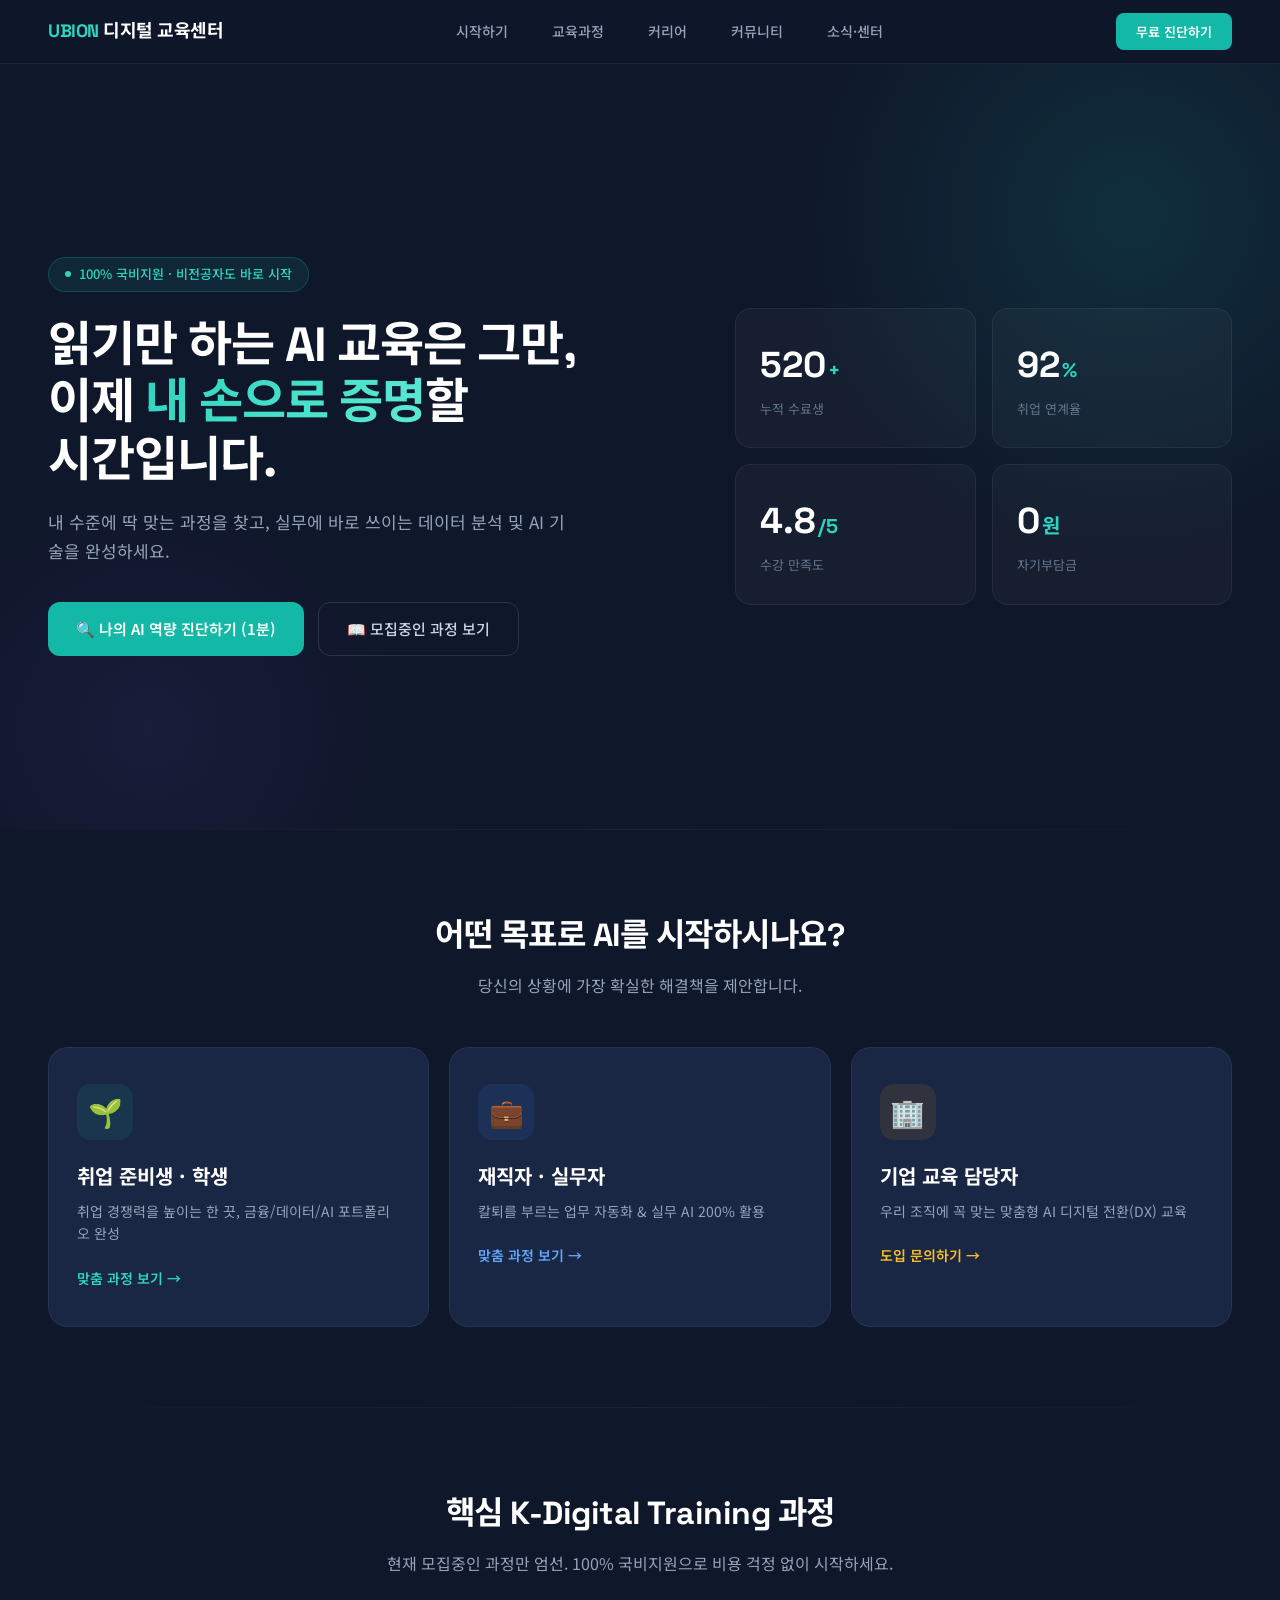
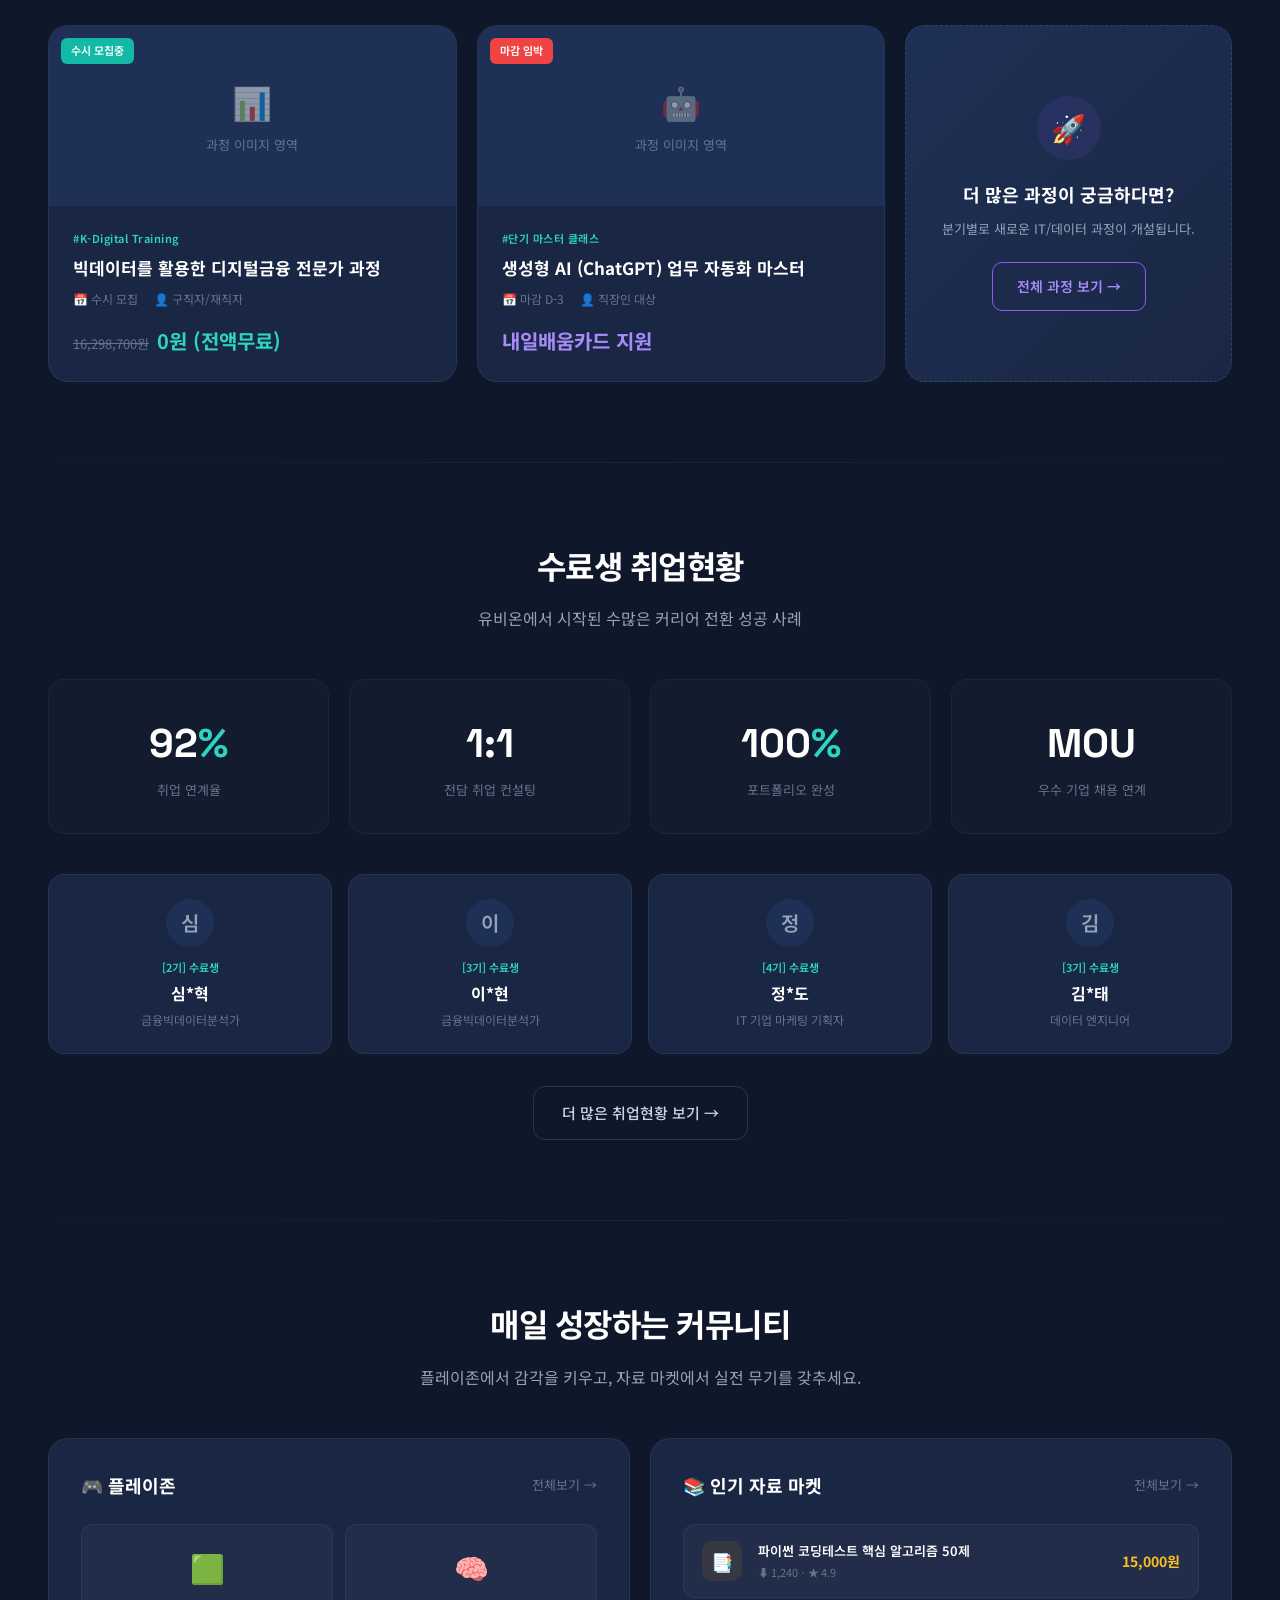
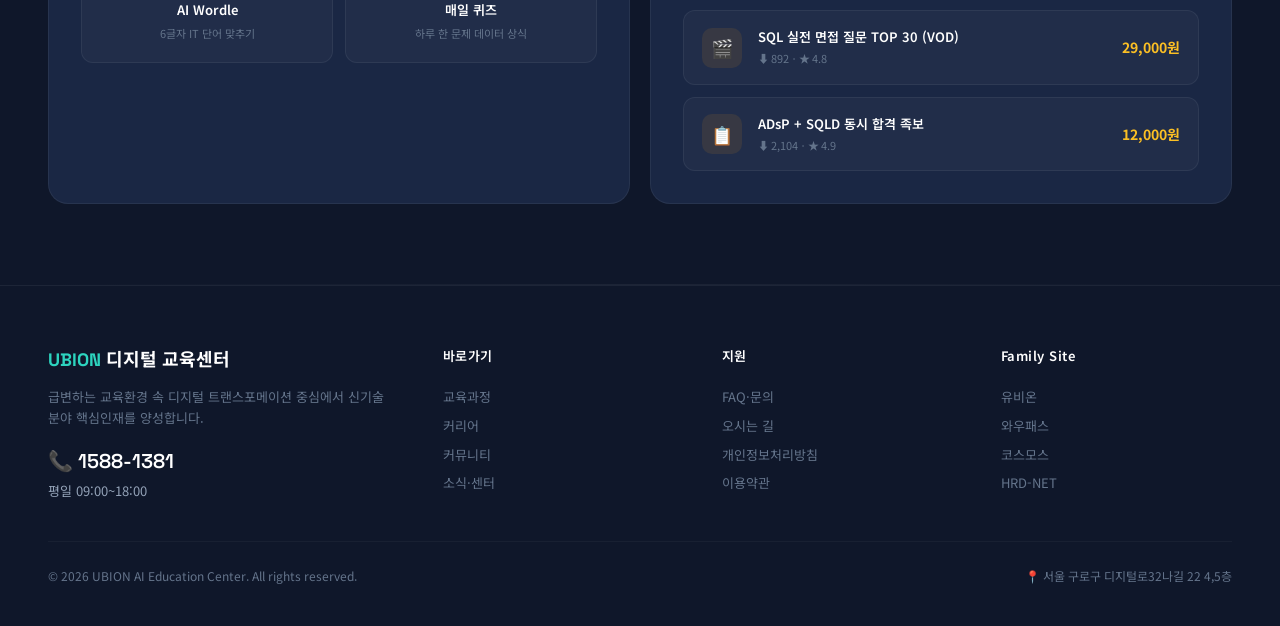
<file: index.html>
<!DOCTYPE html>
<html lang="ko">
<head>
<meta charset="UTF-8">
<meta name="viewport" content="width=device-width, initial-scale=1.0">
<title>UBION AI 디지털 교육센터</title>
<link href="https://fonts.googleapis.com/css2?family=Noto+Sans+KR:wght@300;400;500;700;900&family=Space+Grotesk:wght@400;500;600;700&display=swap" rel="stylesheet">
<link rel="stylesheet" href="common.css">
<style>
/* ─── Hero (index 전용) ─── */
.hero {
  position: relative;
  padding: 100px 48px 80px;
  min-height: 85vh;
  display: flex;
  align-items: center;
  overflow: hidden;
}
.hero::before {
  content: '';
  position: absolute;
  top: -200px; right: -200px;
  width: 700px; height: 700px;
  background: radial-gradient(circle, var(--teal-glow), transparent 70%);
  pointer-events: none;
}
.hero::after {
  content: '';
  position: absolute;
  bottom: -150px; left: -100px;
  width: 500px; height: 500px;
  background: radial-gradient(circle, rgba(139, 92, 246, 0.08), transparent 70%);
  pointer-events: none;
}
.hero-inner {
  max-width: 1200px;
  margin: 0 auto;
  width: 100%;
  display: grid;
  grid-template-columns: 1.1fr 0.9fr;
  gap: 80px;
  align-items: center;
  position: relative;
  z-index: 1;
  animation: fadeUp 0.8s ease-out;
}
.hero-badge {
  display: inline-flex;
  align-items: center;
  gap: 8px;
  background: rgba(20, 184, 166, 0.1);
  border: 1px solid rgba(20, 184, 166, 0.25);
  padding: 6px 16px;
  border-radius: 100px;
  font-size: 13px;
  color: var(--teal-400);
  font-weight: 500;
  margin-bottom: 24px;
}
.hero-badge .dot {
  width: 6px; height: 6px;
  background: var(--teal-400);
  border-radius: 50%;
  animation: pulse 2s infinite;
}
.hero h1 {
  font-family: var(--font-display);
  font-size: 48px;
  font-weight: 700;
  color: var(--white);
  line-height: 1.2;
  letter-spacing: -1px;
  margin-bottom: 20px;
}
.hero h1 .accent {
  background: linear-gradient(135deg, var(--teal-400), var(--teal-300));
  -webkit-background-clip: text;
  -webkit-text-fill-color: transparent;
}
.hero-desc {
  font-size: 17px;
  color: var(--slate-400);
  line-height: 1.7;
  margin-bottom: 36px;
  max-width: 520px;
}
.hero-actions { display: flex; gap: 14px; flex-wrap: wrap; }

/* Hero Stats */
.hero-stats { display: grid; grid-template-columns: 1fr 1fr; gap: 16px; }
.stat-card {
  background: rgba(255,255,255,0.03);
  border: 1px solid rgba(255,255,255,0.06);
  border-radius: 16px;
  padding: 28px 24px;
  transition: all 0.3s;
}
.stat-card:hover {
  border-color: rgba(20, 184, 166, 0.2);
  background: rgba(20, 184, 166, 0.04);
}
.stat-number {
  font-family: var(--font-display);
  font-size: 36px;
  font-weight: 700;
  color: var(--white);
  margin-bottom: 4px;
}
.stat-number .unit { font-size: 20px; color: var(--teal-400); margin-left: 2px; }
.stat-desc { font-size: 13px; color: var(--slate-500); }

/* ─── Target Cards ─── */
.target-grid { display: grid; grid-template-columns: repeat(3, 1fr); gap: 20px; }
.target-card {
  background: var(--navy-800);
  border: 1px solid rgba(255,255,255,0.06);
  border-radius: 20px;
  padding: 36px 28px;
  transition: all 0.3s;
  cursor: pointer;
  position: relative;
  overflow: hidden;
}
.target-card::before {
  content: '';
  position: absolute;
  top: 0; left: 0; right: 0;
  height: 3px;
  border-radius: 20px 20px 0 0;
  opacity: 0;
  transition: opacity 0.3s;
}
.target-card:hover::before { opacity: 1; }
.target-card:hover { border-color: rgba(255,255,255,0.1); transform: translateY(-4px); }
.target-card:nth-child(1)::before { background: var(--teal-400); }
.target-card:nth-child(2)::before { background: var(--blue-400); }
.target-card:nth-child(3)::before { background: var(--amber-400); }
.target-emoji {
  width: 56px; height: 56px;
  border-radius: 14px;
  display: flex; align-items: center; justify-content: center;
  font-size: 28px;
  margin-bottom: 20px;
}
.target-card:nth-child(1) .target-emoji { background: rgba(20, 184, 166, 0.1); }
.target-card:nth-child(2) .target-emoji { background: rgba(59, 130, 246, 0.1); }
.target-card:nth-child(3) .target-emoji { background: rgba(245, 158, 11, 0.1); }
.target-card h3 { font-size: 20px; font-weight: 700; color: var(--white); margin-bottom: 8px; }
.target-card p { font-size: 14px; color: var(--slate-400); margin-bottom: 20px; line-height: 1.6; }
.target-link {
  font-size: 14px; font-weight: 600; text-decoration: none;
  display: inline-flex; align-items: center; gap: 6px; transition: gap 0.2s;
}
.target-card:nth-child(1) .target-link { color: var(--teal-400); }
.target-card:nth-child(2) .target-link { color: var(--blue-400); }
.target-card:nth-child(3) .target-link { color: var(--amber-400); }
.target-card:hover .target-link { gap: 10px; }

/* ─── Courses Grid ─── */
.courses-grid { display: grid; grid-template-columns: repeat(2, 1fr) 0.8fr; gap: 20px; }
.course-card {
  background: var(--navy-800);
  border: 1px solid rgba(255,255,255,0.06);
  border-radius: 20px;
  overflow: hidden;
  transition: all 0.3s;
}
.course-card:hover { border-color: rgba(255,255,255,0.1); transform: translateY(-3px); }
.course-img {
  width: 100%; height: 180px;
  background: var(--navy-700);
  position: relative;
  display: flex; align-items: center; justify-content: center;
  color: var(--slate-500); font-size: 13px;
}
.course-img-placeholder { text-align: center; }
.course-img-placeholder .icon { font-size: 32px; margin-bottom: 8px; display: block; opacity: 0.5; }
.course-badge {
  position: absolute; top: 12px; left: 12px;
  padding: 4px 10px; border-radius: 6px; font-size: 11px; font-weight: 600;
}
.badge-open { background: var(--teal-500); color: var(--white); }
.badge-urgent { background: #EF4444; color: var(--white); }
.course-body { padding: 24px; }
.course-tag { font-size: 11px; color: var(--teal-400); font-weight: 600; margin-bottom: 8px; letter-spacing: 0.5px; }
.course-card h3 { font-size: 17px; font-weight: 700; color: var(--white); margin-bottom: 10px; line-height: 1.4; }
.course-meta { display: flex; gap: 16px; margin-bottom: 16px; }
.course-meta span { font-size: 12px; color: var(--slate-500); }
.course-price { display: flex; align-items: baseline; gap: 8px; }
.price-original { font-size: 13px; color: var(--slate-500); text-decoration: line-through; }
.price-free { font-size: 20px; font-weight: 700; color: var(--teal-400); }
.course-cta-card {
  background: linear-gradient(135deg, var(--navy-700), var(--navy-800));
  border: 1px dashed rgba(255,255,255,0.1);
  border-radius: 20px;
  display: flex; flex-direction: column; align-items: center; justify-content: center;
  padding: 40px 28px; text-align: center;
}
.course-cta-card .cta-icon {
  width: 64px; height: 64px; border-radius: 50%;
  background: rgba(139, 92, 246, 0.1);
  display: flex; align-items: center; justify-content: center;
  font-size: 28px; margin-bottom: 20px;
}
.course-cta-card h3 { font-size: 18px; font-weight: 700; color: var(--white); margin-bottom: 10px; }
.course-cta-card p { font-size: 13px; color: var(--slate-400); margin-bottom: 24px; line-height: 1.5; }
.btn-outline {
  display: inline-flex; align-items: center; gap: 6px;
  padding: 12px 24px; border: 1px solid var(--purple-500); color: var(--purple-400);
  border-radius: 10px; font-size: 14px; font-weight: 600; text-decoration: none; transition: all 0.2s;
}
.btn-outline:hover { background: rgba(139, 92, 246, 0.1); }

/* ─── Results ─── */
.results-top { display: grid; grid-template-columns: repeat(4, 1fr); gap: 20px; margin-bottom: 40px; }
.result-metric {
  text-align: center; padding: 32px 16px;
  background: rgba(255,255,255,0.02); border: 1px solid rgba(255,255,255,0.04); border-radius: 16px;
}
.result-metric .num { font-family: var(--font-display); font-size: 40px; font-weight: 700; color: var(--white); }
.result-metric .num .hl { color: var(--teal-400); }
.result-metric .label { font-size: 13px; color: var(--slate-500); margin-top: 4px; }
.alumni-grid { display: grid; grid-template-columns: repeat(4, 1fr); gap: 16px; }
.alumni-card {
  background: var(--navy-800); border: 1px solid rgba(255,255,255,0.06);
  border-radius: 16px; padding: 24px 20px; text-align: center; transition: all 0.3s;
}
.alumni-card:hover { border-color: rgba(59, 130, 246, 0.2); }
.alumni-avatar {
  width: 48px; height: 48px; border-radius: 50%; background: var(--navy-700);
  margin: 0 auto 12px; display: flex; align-items: center; justify-content: center;
  font-size: 20px; color: var(--slate-400); font-weight: 600;
}
.alumni-gen { font-size: 11px; color: var(--teal-400); font-weight: 600; margin-bottom: 4px; }
.alumni-name { font-size: 16px; font-weight: 700; color: var(--white); margin-bottom: 4px; }
.alumni-role { font-size: 12px; color: var(--slate-500); }
.results-more { text-align: center; margin-top: 32px; }

/* ─── Community Preview ─── */
.community-grid { display: grid; grid-template-columns: 1fr 1fr; gap: 20px; }
.community-block {
  background: var(--navy-800); border: 1px solid rgba(255,255,255,0.06);
  border-radius: 20px; padding: 32px; transition: all 0.3s;
}
.community-block:hover { border-color: rgba(255,255,255,0.1); }
.community-block-header { display: flex; align-items: center; justify-content: space-between; margin-bottom: 24px; }
.community-block h3 { font-size: 18px; font-weight: 700; color: var(--white); display: flex; align-items: center; gap: 8px; }
.community-block .more-link { font-size: 13px; color: var(--slate-500); text-decoration: none; transition: color 0.2s; }
.community-block .more-link:hover { color: var(--white); }
.play-items { display: grid; grid-template-columns: 1fr 1fr; gap: 12px; }
.play-item {
  background: rgba(255,255,255,0.03); border: 1px solid rgba(255,255,255,0.06);
  border-radius: 12px; padding: 20px; text-align: center;
}
.play-item .play-title { font-size: 13px; font-weight: 600; color: var(--white); margin-bottom: 4px; }
.play-item .play-desc { font-size: 11px; color: var(--slate-500); }
.play-item .play-icon { font-size: 28px; margin-bottom: 10px; display: block; }
.market-list { display: flex; flex-direction: column; gap: 12px; }
.market-item {
  display: flex; align-items: center; gap: 16px;
  background: rgba(255,255,255,0.03); border: 1px solid rgba(255,255,255,0.06);
  border-radius: 12px; padding: 16px 18px; transition: all 0.2s;
}
.market-item:hover { border-color: rgba(245, 158, 11, 0.2); }
.market-icon {
  width: 40px; height: 40px; border-radius: 10px;
  background: rgba(245, 158, 11, 0.1);
  display: flex; align-items: center; justify-content: center; font-size: 18px; flex-shrink: 0;
}
.market-info { flex: 1; }
.market-info .m-title { font-size: 13px; font-weight: 600; color: var(--white); margin-bottom: 2px; }
.market-info .m-meta { font-size: 11px; color: var(--slate-500); }
.market-price { font-size: 14px; font-weight: 700; color: var(--amber-400); flex-shrink: 0; }

/* ─── Footer (index 전용 확장) ─── */
.footer { padding: 60px 48px 40px; max-width: 1296px; margin: 0 auto; text-align: left; }
.footer-grid { display: grid; grid-template-columns: 1.5fr 1fr 1fr 1fr; gap: 48px; margin-bottom: 40px; }
.footer-brand .footer-logo { font-family: var(--font-display); font-weight: 700; font-size: 18px; color: var(--white); margin-bottom: 12px; }
.footer-brand .footer-logo em { font-style: normal; color: var(--teal-400); }
.footer-brand p { font-size: 13px; color: var(--slate-500); line-height: 1.6; margin-bottom: 16px; }
.footer-contact { font-size: 13px; color: var(--slate-400); }
.footer-contact .phone {
  font-family: var(--font-display); font-size: 20px; font-weight: 600;
  color: var(--white); display: block; margin-bottom: 4px;
}
.footer-col h4 { font-size: 13px; font-weight: 600; color: var(--white); margin-bottom: 16px; letter-spacing: 0.5px; }
.footer-col a { display: block; font-size: 13px; color: var(--slate-500); text-decoration: none; padding: 4px 0; transition: color 0.2s; }
.footer-col a:hover { color: var(--slate-300); }
.footer-bottom {
  border-top: 1px solid rgba(255,255,255,0.04); padding-top: 24px;
  display: flex; justify-content: space-between; align-items: center; font-size: 12px; color: var(--slate-500);
}
.footer-links { display: flex; gap: 16px; }
.footer-links a { color: var(--slate-500); text-decoration: none; font-size: 12px; }
.footer-links a:hover { color: var(--slate-300); }
</style>
</head>
<body>

<!-- ═══ GNB ═══ -->
<nav class="gnb">
  <a href="index.html" class="gnb-logo"><em>UBION</em> 디지털 교육센터</a>
  <ul class="gnb-menu">
    <li><a href="ubion_start_page.html">시작하기</a></li>
    <li><a href="ubion_courses_page.html">교육과정</a></li>
    <li><a href="ubion_career_page.html">커리어</a></li>
    <li><a href="ubion_community_page.html">커뮤니티</a></li>
    <li><a href="ubion_news_center.html">소식·센터</a></li>
  </ul>
  <button class="gnb-cta" onclick="location.href='ubion_start_page.html'">무료 진단하기</button>
</nav>

<!-- ═══ SECTION 1: Hero ═══ -->
<section class="hero" id="hero">
  <div class="hero-inner">
    <div class="hero-content">
      <div class="hero-badge">
        <span class="dot"></span>
        100% 국비지원 · 비전공자도 바로 시작
      </div>
      <h1>읽기만 하는 AI 교육은 그만,<br>이제 <span class="accent">내 손으로 증명</span>할<br>시간입니다.</h1>
      <p class="hero-desc">내 수준에 딱 맞는 과정을 찾고, 실무에 바로 쓰이는 데이터 분석 및 AI 기술을 완성하세요.</p>
      <div class="hero-actions">
        <a href="ubion_start_page.html" class="btn-primary">🔍 나의 AI 역량 진단하기 (1분)</a>
        <a href="ubion_courses_page.html" class="btn-secondary">📖 모집중인 과정 보기</a>
      </div>
    </div>
    <div class="hero-stats">
      <div class="stat-card">
        <div class="stat-number">520<span class="unit">+</span></div>
        <div class="stat-desc">누적 수료생</div>
      </div>
      <div class="stat-card">
        <div class="stat-number">92<span class="unit">%</span></div>
        <div class="stat-desc">취업 연계율</div>
      </div>
      <div class="stat-card">
        <div class="stat-number">4.8<span class="unit">/5</span></div>
        <div class="stat-desc">수강 만족도</div>
      </div>
      <div class="stat-card">
        <div class="stat-number">0<span class="unit">원</span></div>
        <div class="stat-desc">자기부담금</div>
      </div>
    </div>
  </div>
</section>

<div class="section-divider"></div>

<!-- ═══ SECTION 2: Target-based Branch ═══ -->
<section class="section" id="target">
  <div class="section-header">
    <h2>어떤 목표로 AI를 시작하시나요?</h2>
    <p>당신의 상황에 가장 확실한 해결책을 제안합니다.</p>
  </div>
  <div class="target-grid">
    <div class="target-card">
      <div class="target-emoji">🌱</div>
      <h3>취업 준비생 · 학생</h3>
      <p>취업 경쟁력을 높이는 한 끗, 금융/데이터/AI 포트폴리오 완성</p>
      <a href="ubion_start_page.html" class="target-link">맞춤 과정 보기 →</a>
    </div>
    <div class="target-card">
      <div class="target-emoji">💼</div>
      <h3>재직자 · 실무자</h3>
      <p>칼퇴를 부르는 업무 자동화 & 실무 AI 200% 활용</p>
      <a href="ubion_start_page.html" class="target-link">맞춤 과정 보기 →</a>
    </div>
    <div class="target-card">
      <div class="target-emoji">🏢</div>
      <h3>기업 교육 담당자</h3>
      <p>우리 조직에 꼭 맞는 맞춤형 AI 디지털 전환(DX) 교육</p>
      <a href="ubion_news_center.html" class="target-link">도입 문의하기 →</a>
    </div>
  </div>
</section>

<div class="section-divider"></div>

<!-- ═══ SECTION 3: Featured Courses ═══ -->
<section class="section" id="courses">
  <div class="section-header">
    <h2>핵심 K-Digital Training 과정</h2>
    <p>현재 모집중인 과정만 엄선. 100% 국비지원으로 비용 걱정 없이 시작하세요.</p>
  </div>
  <div class="courses-grid">
    <div class="course-card">
      <div class="course-img">
        <span class="course-badge badge-open">수시 모집중</span>
        <div class="course-img-placeholder">
          <span class="icon">📊</span>
          과정 이미지 영역
        </div>
      </div>
      <div class="course-body">
        <div class="course-tag">#K-Digital Training</div>
        <h3>빅데이터를 활용한 디지털금융 전문가 과정</h3>
        <div class="course-meta">
          <span>📅 수시 모집</span>
          <span>👤 구직자/재직자</span>
        </div>
        <div class="course-price">
          <span class="price-original">16,298,700원</span>
          <span class="price-free">0원 (전액무료)</span>
        </div>
      </div>
    </div>
    <div class="course-card">
      <div class="course-img">
        <span class="course-badge badge-urgent">마감 임박</span>
        <div class="course-img-placeholder">
          <span class="icon">🤖</span>
          과정 이미지 영역
        </div>
      </div>
      <div class="course-body">
        <div class="course-tag">#단기 마스터 클래스</div>
        <h3>생성형 AI (ChatGPT) 업무 자동화 마스터</h3>
        <div class="course-meta">
          <span>📅 마감 D-3</span>
          <span>👤 직장인 대상</span>
        </div>
        <div class="course-price">
          <span class="price-free" style="color:var(--purple-400)">내일배움카드 지원</span>
        </div>
      </div>
    </div>
    <div class="course-cta-card">
      <div class="cta-icon">🚀</div>
      <h3>더 많은 과정이 궁금하다면?</h3>
      <p>분기별로 새로운 IT/데이터 과정이 개설됩니다.</p>
      <a href="ubion_courses_page.html" class="btn-outline">전체 과정 보기 →</a>
    </div>
  </div>
</section>

<div class="section-divider"></div>

<!-- ═══ SECTION 4: Proven Results ═══ -->
<section class="section" id="results">
  <div class="section-header">
    <h2>수료생 취업현황</h2>
    <p>유비온에서 시작된 수많은 커리어 전환 성공 사례</p>
  </div>
  <div class="results-top">
    <div class="result-metric">
      <div class="num">92<span class="hl">%</span></div>
      <div class="label">취업 연계율</div>
    </div>
    <div class="result-metric">
      <div class="num">1:1</div>
      <div class="label">전담 취업 컨설팅</div>
    </div>
    <div class="result-metric">
      <div class="num">100<span class="hl">%</span></div>
      <div class="label">포트폴리오 완성</div>
    </div>
    <div class="result-metric">
      <div class="num">MOU</div>
      <div class="label">우수 기업 채용 연계</div>
    </div>
  </div>
  <div class="alumni-grid">
    <div class="alumni-card">
      <div class="alumni-avatar">심</div>
      <div class="alumni-gen">[2기] 수료생</div>
      <div class="alumni-name">심*혁</div>
      <div class="alumni-role">금융빅데이터분석가</div>
    </div>
    <div class="alumni-card">
      <div class="alumni-avatar">이</div>
      <div class="alumni-gen">[3기] 수료생</div>
      <div class="alumni-name">이*현</div>
      <div class="alumni-role">금융빅데이터분석가</div>
    </div>
    <div class="alumni-card">
      <div class="alumni-avatar">정</div>
      <div class="alumni-gen">[4기] 수료생</div>
      <div class="alumni-name">정*도</div>
      <div class="alumni-role">IT 기업 마케팅 기획자</div>
    </div>
    <div class="alumni-card">
      <div class="alumni-avatar">김</div>
      <div class="alumni-gen">[3기] 수료생</div>
      <div class="alumni-name">김*태</div>
      <div class="alumni-role">데이터 엔지니어</div>
    </div>
  </div>
  <div class="results-more">
    <a href="ubion_career_page.html" class="btn-secondary">더 많은 취업현황 보기 →</a>
  </div>
</section>

<div class="section-divider"></div>

<!-- ═══ SECTION 5: Community Preview ═══ -->
<section class="section" id="community">
  <div class="section-header">
    <h2>매일 성장하는 커뮤니티</h2>
    <p>플레이존에서 감각을 키우고, 자료 마켓에서 실전 무기를 갖추세요.</p>
  </div>
  <div class="community-grid">
    <div class="community-block">
      <div class="community-block-header">
        <h3>🎮 플레이존</h3>
        <a href="ubion_community_page.html" class="more-link">전체보기 →</a>
      </div>
      <div class="play-items">
        <div class="play-item">
          <span class="play-icon">🟩</span>
          <div class="play-title">AI Wordle</div>
          <div class="play-desc">6글자 IT 단어 맞추기</div>
        </div>
        <div class="play-item">
          <span class="play-icon">🧠</span>
          <div class="play-title">매일 퀴즈</div>
          <div class="play-desc">하루 한 문제 데이터 상식</div>
        </div>
      </div>
    </div>
    <div class="community-block">
      <div class="community-block-header">
        <h3>📚 인기 자료 마켓</h3>
        <a href="ubion_community_page.html" class="more-link">전체보기 →</a>
      </div>
      <div class="market-list">
        <div class="market-item">
          <div class="market-icon">📑</div>
          <div class="market-info">
            <div class="m-title">파이썬 코딩테스트 핵심 알고리즘 50제</div>
            <div class="m-meta">⬇ 1,240 · ★ 4.9</div>
          </div>
          <div class="market-price">15,000원</div>
        </div>
        <div class="market-item">
          <div class="market-icon">🎬</div>
          <div class="market-info">
            <div class="m-title">SQL 실전 면접 질문 TOP 30 (VOD)</div>
            <div class="m-meta">⬇ 892 · ★ 4.8</div>
          </div>
          <div class="market-price">29,000원</div>
        </div>
        <div class="market-item">
          <div class="market-icon">📋</div>
          <div class="market-info">
            <div class="m-title">ADsP + SQLD 동시 합격 족보</div>
            <div class="m-meta">⬇ 2,104 · ★ 4.9</div>
          </div>
          <div class="market-price">12,000원</div>
        </div>
      </div>
    </div>
  </div>
</section>

<div class="section-divider"></div>

<!-- ═══ Footer ═══ -->
<footer class="footer">
  <div class="footer-grid">
    <div class="footer-brand">
      <div class="footer-logo"><em>UBION</em> 디지털 교육센터</div>
      <p>급변하는 교육환경 속 디지털 트랜스포메이션 중심에서 신기술 분야 핵심인재를 양성합니다.</p>
      <div class="footer-contact">
        <span class="phone">📞 1588-1381</span>
        평일 09:00~18:00
      </div>
    </div>
    <div class="footer-col">
      <h4>바로가기</h4>
      <a href="ubion_courses_page.html">교육과정</a>
      <a href="ubion_career_page.html">커리어</a>
      <a href="ubion_community_page.html">커뮤니티</a>
      <a href="ubion_news_center.html">소식·센터</a>
    </div>
    <div class="footer-col">
      <h4>지원</h4>
      <a href="ubion_news_center.html">FAQ·문의</a>
      <a href="ubion_news_center.html">오시는 길</a>
      <a href="#">개인정보처리방침</a>
      <a href="#">이용약관</a>
    </div>
    <div class="footer-col">
      <h4>Family Site</h4>
      <a href="https://www.ubion.co.kr" target="_blank">유비온</a>
      <a href="https://www.wowpass.com" target="_blank">와우패스</a>
      <a href="#">코스모스</a>
      <a href="https://www.hrd.go.kr" target="_blank">HRD-NET</a>
    </div>
  </div>
  <div class="footer-bottom">
    <span>© 2026 UBION AI Education Center. All rights reserved.</span>
    <div class="footer-links">
      <a href="ubion_news_center.html">📍 서울 구로구 디지털로32나길 22 4,5층</a>
    </div>
  </div>
</footer>

</body>
</html>
</file>
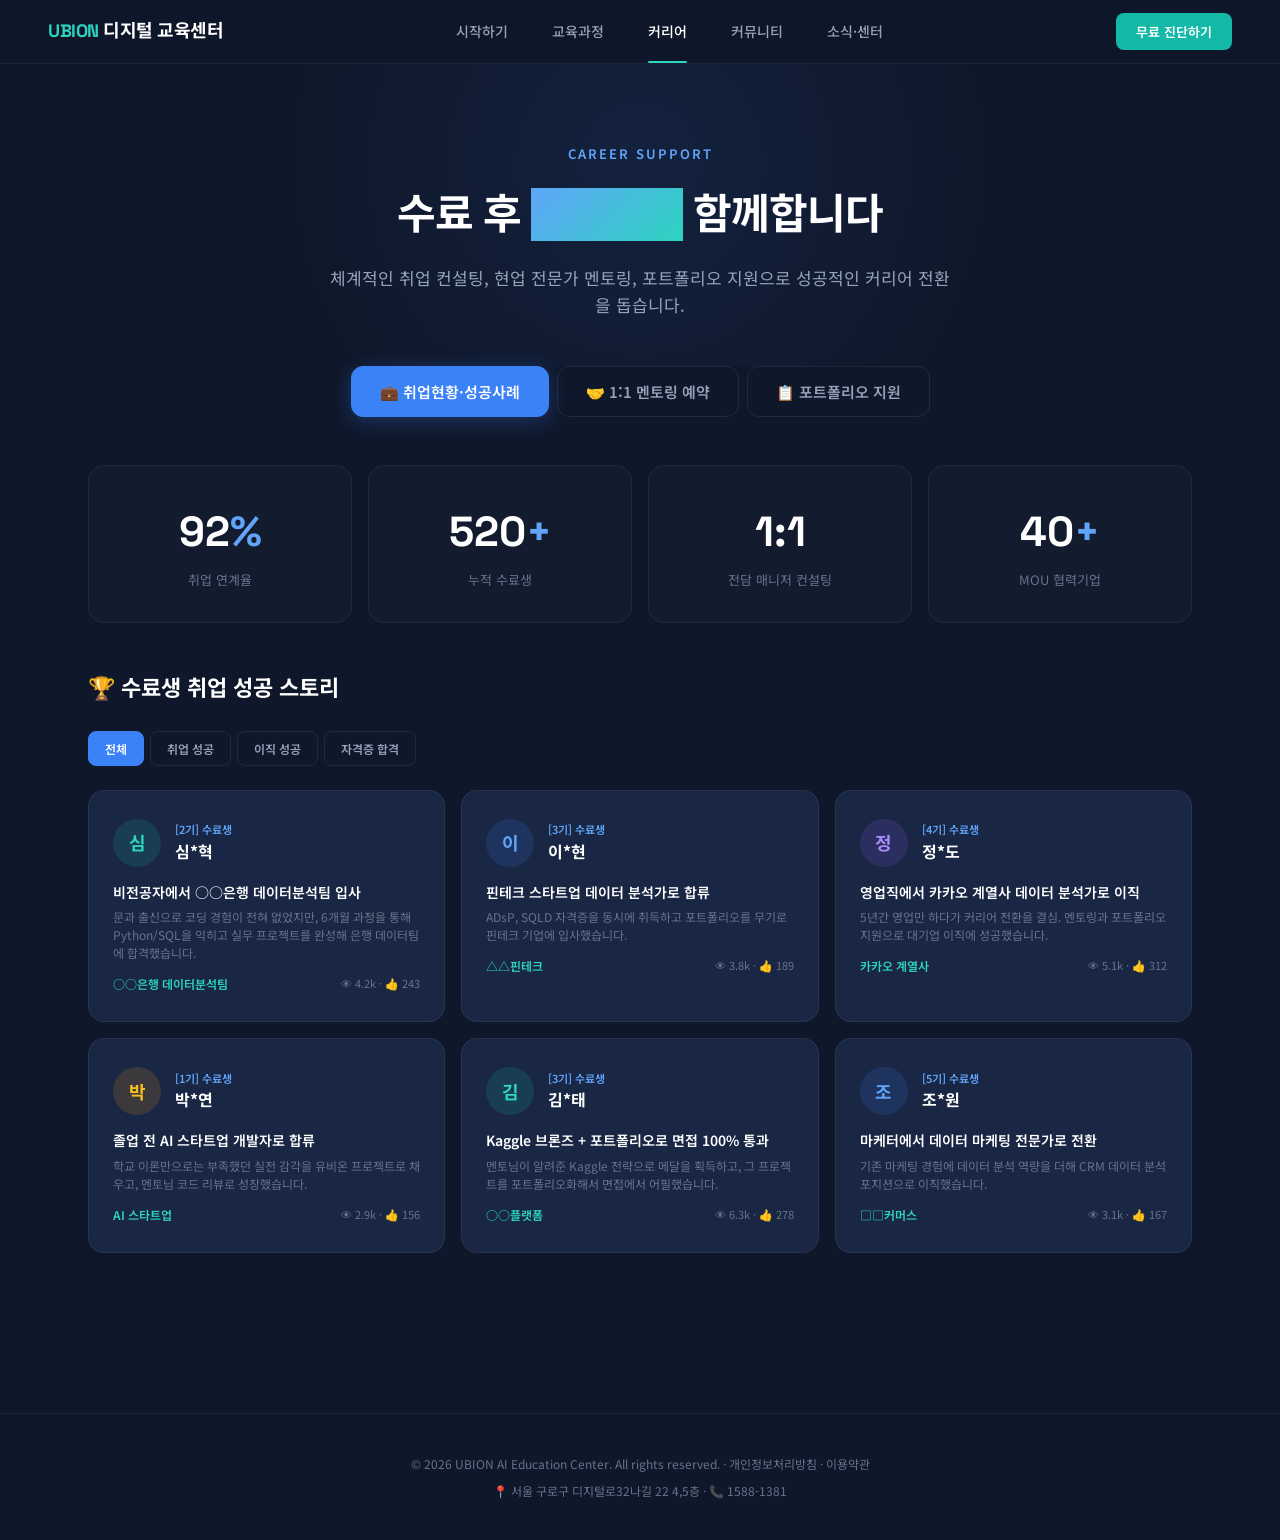
<file: ubion_career_page.html>
<!DOCTYPE html>
<html lang="ko">
<head>
<meta charset="UTF-8">
<meta name="viewport" content="width=device-width, initial-scale=1.0">
<title>커리어 | UBION AI 디지털 교육센터</title>
<link href="https://fonts.googleapis.com/css2?family=Noto+Sans+KR:wght@300;400;500;700;900&family=Space+Grotesk:wght@400;500;600;700&display=swap" rel="stylesheet">
<link rel="stylesheet" href="common.css">
<style>
/* ─── Career Page Overrides ─── */
.page-hero::before { background: radial-gradient(circle, rgba(59,130,246,0.1), transparent 70%); }
.page-hero .sub { color: var(--blue-400); }
.page-hero h1 .acc { background: linear-gradient(135deg, var(--blue-400), var(--teal-400)); }
.tab-btn.active { background: var(--blue-500); border-color: var(--blue-500); color: var(--white); box-shadow: 0 4px 20px rgba(59,130,246,0.3); }

/* Employment Stats */
.metric-row { display: grid; grid-template-columns: repeat(4,1fr); gap: 16px; margin-bottom: 48px; }
.metric-card { text-align: center; padding: 32px 20px; background: rgba(255,255,255,0.02); border: 1px solid rgba(255,255,255,0.05); border-radius: 16px; transition: border-color .3s; }
.metric-card:hover { border-color: rgba(59,130,246,0.2); }
.mc-num { font-family: var(--font-d); font-size: 42px; font-weight: 700; color: var(--white); }
.mc-num .hl { color: var(--blue-400); }
.mc-label { font-size: 13px; color: var(--slate-500); margin-top: 4px; }
.alumni-section-title { font-family: var(--font-d); font-size: 22px; font-weight: 700; color: var(--white); margin-bottom: 24px; display: flex; align-items: center; gap: 8px; }
.alumni-filters { display: flex; gap: 6px; margin-bottom: 24px; flex-wrap: wrap; }
.af-pill { padding: 8px 16px; border-radius: 8px; border: 1px solid rgba(255,255,255,0.08); background: transparent; color: var(--slate-400); font-size: 12px; font-weight: 600; font-family: var(--font-b); cursor: pointer; transition: all .2s; }
.af-pill:hover { border-color: rgba(255,255,255,0.15); color: var(--white); }
.af-pill.active { background: var(--blue-500); border-color: var(--blue-500); color: var(--white); }
.alumni-grid { display: grid; grid-template-columns: repeat(3,1fr); gap: 16px; margin-bottom: 40px; }
.alumni-card { background: var(--navy-800); border: 1px solid rgba(255,255,255,0.06); border-radius: 16px; padding: 28px 24px; transition: all .3s; cursor: pointer; }
.alumni-card:hover { border-color: rgba(59,130,246,0.2); transform: translateY(-3px); }
.ac-top { display: flex; align-items: center; gap: 14px; margin-bottom: 16px; }
.ac-avatar { width: 48px; height: 48px; border-radius: 50%; display: flex; align-items: center; justify-content: center; font-size: 18px; font-weight: 700; flex-shrink: 0; }
.ac-avatar.v1 { background: rgba(20,184,166,0.15); color: var(--teal-400); }
.ac-avatar.v2 { background: rgba(59,130,246,0.15); color: var(--blue-400); }
.ac-avatar.v3 { background: rgba(139,92,246,0.15); color: var(--purple-400); }
.ac-avatar.v4 { background: rgba(245,158,11,0.15); color: var(--amber-400); }
.ac-meta .ac-gen { font-size: 11px; color: var(--blue-400); font-weight: 600; }
.ac-meta .ac-name { font-size: 16px; font-weight: 700; color: var(--white); }
.ac-body h4 { font-size: 14px; font-weight: 600; color: var(--white); margin-bottom: 6px; line-height: 1.4; }
.ac-body p { font-size: 12px; color: var(--slate-500); line-height: 1.5; margin-bottom: 12px; }
.ac-footer { display: flex; align-items: center; justify-content: space-between; }
.ac-company { font-size: 12px; font-weight: 600; color: var(--teal-400); }
.ac-stats { display: flex; gap: 10px; font-size: 11px; color: var(--slate-500); }

/* Mentoring */
.mentor-intro { display: flex; align-items: center; gap: 24px; padding: 28px 32px; background: rgba(59,130,246,0.04); border: 1px solid rgba(59,130,246,0.1); border-radius: 16px; margin-bottom: 36px; }
.mentor-intro .mi-stats { display: flex; gap: 32px; }
.mentor-intro .mi-stat .mi-num { font-family: var(--font-d); font-size: 28px; font-weight: 700; color: var(--white); }
.mentor-intro .mi-stat .mi-label { font-size: 12px; color: var(--slate-500); }
.mentor-intro .mi-desc { flex: 1; font-size: 14px; color: var(--slate-400); line-height: 1.6; }
.mentor-filters { display: flex; gap: 6px; margin-bottom: 24px; }
.mf-pill { padding: 8px 16px; border-radius: 8px; border: 1px solid rgba(255,255,255,0.08); background: transparent; color: var(--slate-400); font-size: 12px; font-weight: 600; font-family: var(--font-b); cursor: pointer; transition: all .2s; }
.mf-pill:hover { border-color: rgba(255,255,255,0.15); color: var(--white); }
.mf-pill.active { background: var(--blue-500); border-color: var(--blue-500); color: var(--white); }
.mentor-grid { display: grid; grid-template-columns: repeat(2,1fr); gap: 16px; }
.mentor-card { background: var(--navy-800); border: 1px solid rgba(255,255,255,0.06); border-radius: 16px; padding: 28px; transition: all .3s; }
.mentor-card:hover { border-color: rgba(59,130,246,0.2); transform: translateY(-2px); }
.mtr-top { display: flex; justify-content: space-between; align-items: flex-start; margin-bottom: 16px; }
.mtr-profile { display: flex; gap: 14px; align-items: center; }
.mtr-avatar { width: 52px; height: 52px; border-radius: 14px; display: flex; align-items: center; justify-content: center; font-size: 22px; font-weight: 700; flex-shrink: 0; }
.mtr-info .mtr-name { font-size: 16px; font-weight: 700; color: var(--white); margin-bottom: 2px; }
.mtr-info .mtr-title { font-size: 12px; color: var(--slate-500); }
.mtr-badge { padding: 5px 12px; border-radius: 8px; font-size: 11px; font-weight: 700; }
.mtr-badge.available { background: rgba(34,197,94,0.1); color: var(--green-400); }
.mtr-badge.full { background: rgba(239,68,68,0.1); color: #F87171; }
.mtr-body h4 { font-size: 15px; font-weight: 600; color: var(--white); margin-bottom: 8px; line-height: 1.4; }
.mtr-body p { font-size: 13px; color: var(--slate-400); line-height: 1.6; margin-bottom: 16px; }
.mtr-tags { display: flex; gap: 6px; flex-wrap: wrap; margin-bottom: 16px; }
.mtr-tags span { padding: 3px 8px; border-radius: 5px; font-size: 11px; background: rgba(255,255,255,0.05); color: var(--slate-400); }
.mtr-footer { display: flex; align-items: center; justify-content: space-between; padding-top: 16px; border-top: 1px solid rgba(255,255,255,0.04); }
.mtr-reviews { font-size: 12px; color: var(--slate-500); }
.mtr-reviews .stars { color: var(--amber-400); }
.mtr-price-row { display: flex; align-items: center; gap: 12px; }
.mtr-price { font-family: var(--font-d); font-size: 18px; font-weight: 700; color: var(--white); }
.mtr-unit { font-size: 12px; color: var(--slate-500); }
.mtr-book { padding: 10px 20px; border-radius: 8px; border: none; font-size: 13px; font-weight: 600; cursor: pointer; font-family: var(--font-b); transition: all .2s; color: var(--white); background: var(--blue-500); }
.mtr-book:hover { background: var(--blue-400); }
.mtr-book:disabled { opacity: 0.4; cursor: not-allowed; }

/* Modal */
.modal-overlay { display: none; position: fixed; inset: 0; background: rgba(0,0,0,0.6); backdrop-filter: blur(6px); z-index: 200; align-items: center; justify-content: center; }
.modal-overlay.show { display: flex; }
.modal { background: var(--navy-800); border: 1px solid rgba(255,255,255,0.1); border-radius: 20px; padding: 36px; width: 480px; max-width: 90vw; max-height: 90vh; overflow-y: auto; animation: fadeUp .3s ease-out; }
.modal h3 { font-family: var(--font-d); font-size: 22px; font-weight: 700; color: var(--white); margin-bottom: 8px; }
.modal .modal-sub { font-size: 14px; color: var(--slate-400); margin-bottom: 28px; }
.form-group { margin-bottom: 20px; }
.form-group label { display: block; font-size: 13px; font-weight: 600; color: var(--white); margin-bottom: 8px; }
.form-input { width: 100%; padding: 12px 16px; border-radius: 10px; border: 1px solid rgba(255,255,255,0.1); background: rgba(255,255,255,0.03); color: var(--white); font-size: 14px; font-family: var(--font-b); transition: border-color .2s; }
.form-input:focus { outline: none; border-color: var(--blue-400); }
.form-input::placeholder { color: var(--slate-500); }
select.form-input { appearance: none; background-image: url("data:image/svg+xml,%3Csvg width='10' height='6' viewBox='0 0 10 6' fill='none' xmlns='http://www.w3.org/2000/svg'%3E%3Cpath d='M1 1L5 5L9 1' stroke='%2394A3B8' stroke-width='1.5' stroke-linecap='round'/%3E%3C/svg%3E"); background-repeat: no-repeat; background-position: right 14px center; padding-right: 36px; }
.time-slots { display: grid; grid-template-columns: repeat(3,1fr); gap: 8px; }
.time-slot { padding: 10px; border-radius: 8px; border: 1px solid rgba(255,255,255,0.08); background: transparent; color: var(--slate-400); font-size: 13px; text-align: center; cursor: pointer; font-family: var(--font-b); transition: all .2s; }
.time-slot:hover { border-color: rgba(59,130,246,0.3); color: var(--white); }
.time-slot.selected { border-color: var(--blue-500); background: rgba(59,130,246,0.1); color: var(--white); font-weight: 600; }
.time-slot.disabled { opacity: 0.3; cursor: not-allowed; pointer-events: none; }
.modal-actions { display: flex; gap: 10px; margin-top: 28px; }
.modal-btn { flex: 1; padding: 14px; border-radius: 10px; border: none; font-size: 14px; font-weight: 600; cursor: pointer; font-family: var(--font-b); transition: all .2s; }
.modal-btn.primary { background: var(--blue-500); color: var(--white); }
.modal-btn.primary:hover { background: var(--blue-400); }
.modal-btn.secondary { background: transparent; border: 1px solid rgba(255,255,255,0.1); color: var(--slate-300); }
.modal-confirm { display: none; text-align: center; padding: 20px 0; }
.modal-confirm .mc-icon { font-size: 56px; margin-bottom: 16px; }
.modal-confirm h4 { font-size: 20px; font-weight: 700; color: var(--white); margin-bottom: 8px; }
.modal-confirm p { font-size: 14px; color: var(--slate-400); margin-bottom: 24px; line-height: 1.6; }

/* Portfolio Support */
.support-grid { display: grid; grid-template-columns: repeat(3,1fr); gap: 16px; margin-bottom: 40px; }
.support-card { background: var(--navy-800); border: 1px solid rgba(255,255,255,0.06); border-radius: 16px; padding: 32px 24px; transition: all .3s; text-align: center; }
.support-card:hover { border-color: rgba(59,130,246,0.2); transform: translateY(-3px); }
.sc-icon { width: 64px; height: 64px; border-radius: 16px; display: flex; align-items: center; justify-content: center; font-size: 28px; margin: 0 auto 20px; }
.support-card h3 { font-size: 18px; font-weight: 700; color: var(--white); margin-bottom: 8px; }
.support-card p { font-size: 13px; color: var(--slate-400); line-height: 1.6; margin-bottom: 20px; }
.sc-features { text-align: left; margin-bottom: 20px; }
.sc-feat { display: flex; align-items: center; gap: 8px; padding: 6px 0; font-size: 13px; color: var(--slate-300); }
.sc-feat .check { color: var(--green-400); font-size: 14px; }
.sc-btn { padding: 12px 24px; border-radius: 10px; border: none; font-size: 14px; font-weight: 600; cursor: pointer; font-family: var(--font-b); transition: all .2s; width: 100%; }
.sc-btn.blue { background: var(--blue-500); color: var(--white); }
.sc-btn.blue:hover { background: var(--blue-400); }
.process-section { padding: 40px 0; }
.process-title { font-family: var(--font-d); font-size: 22px; font-weight: 700; color: var(--white); text-align: center; margin-bottom: 36px; }
.process-steps { display: grid; grid-template-columns: repeat(4,1fr); gap: 0; position: relative; }
.process-steps::before { content: ''; position: absolute; top: 32px; left: 10%; right: 10%; height: 2px; background: rgba(255,255,255,0.06); }
.ps-step { text-align: center; position: relative; z-index: 1; }
.ps-num { width: 64px; height: 64px; border-radius: 50%; display: flex; align-items: center; justify-content: center; margin: 0 auto 16px; font-family: var(--font-d); font-size: 22px; font-weight: 700; }
.ps-step:nth-child(1) .ps-num { background: rgba(59,130,246,0.15); color: var(--blue-400); border: 2px solid rgba(59,130,246,0.3); }
.ps-step:nth-child(2) .ps-num { background: rgba(139,92,246,0.15); color: var(--purple-400); border: 2px solid rgba(139,92,246,0.3); }
.ps-step:nth-child(3) .ps-num { background: rgba(20,184,166,0.15); color: var(--teal-400); border: 2px solid rgba(20,184,166,0.3); }
.ps-step:nth-child(4) .ps-num { background: rgba(245,158,11,0.15); color: var(--amber-400); border: 2px solid rgba(245,158,11,0.3); }
.ps-step h4 { font-size: 14px; font-weight: 700; color: var(--white); margin-bottom: 4px; }
.ps-step p { font-size: 12px; color: var(--slate-500); line-height: 1.5; max-width: 160px; margin: 0 auto; }
.footer { margin-top: 40px; }
</style>
</head>
<body>

<nav class="gnb">
  <a href="index.html" class="gnb-logo"><em>UBION</em> 디지털 교육센터</a>
  <ul class="gnb-menu">
    <li><a href="ubion_start_page.html">시작하기</a></li>
    <li><a href="ubion_courses_page.html">교육과정</a></li>
    <li><a href="ubion_career_page.html" class="active">커리어</a></li>
    <li><a href="ubion_community_page.html">커뮤니티</a></li>
    <li><a href="ubion_news_center.html">소식·센터</a></li>
  </ul>
  <button class="gnb-cta" onclick="location.href='ubion_start_page.html'">무료 진단하기</button>
</nav>

<section class="page-hero">
  <div class="sub">CAREER SUPPORT</div>
  <h1>수료 후 <span class="acc">취업까지</span> 함께합니다</h1>
  <p>체계적인 취업 컨설팅, 현업 전문가 멘토링, 포트폴리오 지원으로 성공적인 커리어 전환을 돕습니다.</p>
</section>

<div class="content">
  <div class="tab-bar">
    <button class="tab-btn active" onclick="switchTab(0)">💼 취업현황·성공사례</button>
    <button class="tab-btn" onclick="switchTab(1)">🤝 1:1 멘토링 예약</button>
    <button class="tab-btn" onclick="switchTab(2)">📋 포트폴리오 지원</button>
  </div>

  <!-- TAB 1: Employment -->
  <div class="tab-panel active" id="panel-0">
    <div class="metric-row">
      <div class="metric-card"><div class="mc-num">92<span class="hl">%</span></div><div class="mc-label">취업 연계율</div></div>
      <div class="metric-card"><div class="mc-num">520<span class="hl">+</span></div><div class="mc-label">누적 수료생</div></div>
      <div class="metric-card"><div class="mc-num">1:1</div><div class="mc-label">전담 매니저 컨설팅</div></div>
      <div class="metric-card"><div class="mc-num">40<span class="hl">+</span></div><div class="mc-label">MOU 협력기업</div></div>
    </div>
    <div class="alumni-section-title">🏆 수료생 취업 성공 스토리</div>
    <div class="alumni-filters">
      <button class="af-pill active" onclick="filterAlumni('all',this)">전체</button>
      <button class="af-pill" onclick="filterAlumni('employ',this)">취업 성공</button>
      <button class="af-pill" onclick="filterAlumni('switch',this)">이직 성공</button>
      <button class="af-pill" onclick="filterAlumni('cert',this)">자격증 합격</button>
    </div>
    <div class="alumni-grid" id="alumni-grid"></div>
  </div>

  <!-- TAB 2: Mentoring -->
  <div class="tab-panel" id="panel-1">
    <div class="mentor-intro">
      <div class="mi-desc">검증된 현업 전문가와 1:1 화상 멘토링, 코드 리뷰, 그룹 스터디를 예약하세요. 이력서 피드백부터 면접 대비까지 밀착 지원합니다.</div>
      <div class="mi-stats">
        <div class="mi-stat"><div class="mi-num">152</div><div class="mi-label">활동 멘토</div></div>
        <div class="mi-stat"><div class="mi-num">98%</div><div class="mi-label">만족도</div></div>
      </div>
    </div>
    <div class="mentor-filters">
      <button class="mf-pill active" onclick="filterMentors('all',this)">전체</button>
      <button class="mf-pill" onclick="filterMentors('resume',this)">이력서/포트폴리오</button>
      <button class="mf-pill" onclick="filterMentors('code',this)">코딩테스트</button>
      <button class="mf-pill" onclick="filterMentors('interview',this)">면접 대비</button>
      <button class="mf-pill" onclick="filterMentors('study',this)">그룹 스터디</button>
    </div>
    <div class="mentor-grid" id="mentor-grid"></div>
  </div>

  <!-- TAB 3: Portfolio -->
  <div class="tab-panel" id="panel-2">
    <div class="support-grid">
      <div class="support-card">
        <div class="sc-icon" style="background:rgba(59,130,246,0.1)">📝</div>
        <h3>이력서 클리닉</h3>
        <p>데이터 직군 맞춤 이력서 작성법과 1:1 피드백을 받으세요.</p>
        <div class="sc-features">
          <div class="sc-feat"><span class="check">✓</span> 직무별 이력서 템플릿 제공</div>
          <div class="sc-feat"><span class="check">✓</span> 경력기술서 작성 가이드</div>
          <div class="sc-feat"><span class="check">✓</span> 1:1 전문가 피드백 1회</div>
        </div>
        <button class="sc-btn blue">이력서 클리닉 신청</button>
      </div>
      <div class="support-card">
        <div class="sc-icon" style="background:rgba(139,92,246,0.1)">💻</div>
        <h3>포트폴리오 빌더</h3>
        <p>프로젝트 정리부터 GitHub, Notion 포트폴리오 완성까지.</p>
        <div class="sc-features">
          <div class="sc-feat"><span class="check">✓</span> Notion/PPT 포트폴리오 템플릿</div>
          <div class="sc-feat"><span class="check">✓</span> GitHub 프로필 최적화 가이드</div>
          <div class="sc-feat"><span class="check">✓</span> 프로젝트 스토리텔링 코칭</div>
        </div>
        <button class="sc-btn blue">포트폴리오 가이드 받기</button>
      </div>
      <div class="support-card">
        <div class="sc-icon" style="background:rgba(20,184,166,0.1)">🎯</div>
        <h3>면접 코칭</h3>
        <p>기술 면접, 인성 면접 모의 실전 + 피드백 리포트 제공.</p>
        <div class="sc-features">
          <div class="sc-feat"><span class="check">✓</span> 직무별 기출 질문 은행</div>
          <div class="sc-feat"><span class="check">✓</span> 1:1 모의 면접 (화상)</div>
          <div class="sc-feat"><span class="check">✓</span> 피드백 리포트 제공</div>
        </div>
        <button class="sc-btn blue">면접 코칭 예약</button>
      </div>
    </div>
    <div class="process-section">
      <div class="process-title">📌 취업 지원 프로세스</div>
      <div class="process-steps">
        <div class="ps-step"><div class="ps-num">1</div><h4>역량 진단</h4><p>스킬트리 진단으로 현재 수준 파악</p></div>
        <div class="ps-step"><div class="ps-num">2</div><h4>교육 수료</h4><p>맞춤 과정 수강 + 프로젝트 완성</p></div>
        <div class="ps-step"><div class="ps-num">3</div><h4>포트폴리오</h4><p>이력서·포폴 완성 + 면접 코칭</p></div>
        <div class="ps-step"><div class="ps-num">4</div><h4>취업 연계</h4><p>MOU 기업 추천 + 채용 매칭</p></div>
      </div>
    </div>
  </div>
</div>

<!-- Booking Modal -->
<div class="modal-overlay" id="booking-modal" onclick="if(event.target===this)closeModal()">
  <div class="modal" id="modal-content"></div>
</div>

<footer class="footer">
  <p>© 2026 UBION AI Education Center. All rights reserved. · <a href="#">개인정보처리방침</a> · <a href="#">이용약관</a></p>
  <p style="margin-top:8px">📍 서울 구로구 디지털로32나길 22 4,5층 · 📞 1588-1381</p>
</footer>

<script src="common.js"></script>
<script>
// ── Alumni Data ──
const alumni=[
  {type:'employ',gen:'2기',name:'심*혁',avatar:'심',avatarClass:'v1',title:'비전공자에서 ○○은행 데이터분석팀 입사',desc:'문과 출신으로 코딩 경험이 전혀 없었지만, 6개월 과정을 통해 Python/SQL을 익히고 실무 프로젝트를 완성해 은행 데이터팀에 합격했습니다.',company:'○○은행 데이터분석팀',views:'4.2k',likes:'243'},
  {type:'employ',gen:'3기',name:'이*현',avatar:'이',avatarClass:'v2',title:'핀테크 스타트업 데이터 분석가로 합류',desc:'ADsP, SQLD 자격증을 동시에 취득하고 포트폴리오를 무기로 핀테크 기업에 입사했습니다.',company:'△△핀테크',views:'3.8k',likes:'189'},
  {type:'switch',gen:'4기',name:'정*도',avatar:'정',avatarClass:'v3',title:'영업직에서 카카오 계열사 데이터 분석가로 이직',desc:'5년간 영업만 하다가 커리어 전환을 결심. 멘토링과 포트폴리오 지원으로 대기업 이직에 성공했습니다.',company:'카카오 계열사',views:'5.1k',likes:'312'},
  {type:'employ',gen:'1기',name:'박*연',avatar:'박',avatarClass:'v4',title:'졸업 전 AI 스타트업 개발자로 합류',desc:'학교 이론만으로는 부족했던 실전 감각을 유비온 프로젝트로 채우고, 멘토님 코드 리뷰로 성장했습니다.',company:'AI 스타트업',views:'2.9k',likes:'156'},
  {type:'cert',gen:'3기',name:'김*태',avatar:'김',avatarClass:'v1',title:'Kaggle 브론즈 + 포트폴리오로 면접 100% 통과',desc:'멘토님이 알려준 Kaggle 전략으로 메달을 획득하고, 그 프로젝트를 포트폴리오화해서 면접에서 어필했습니다.',company:'○○플랫폼',views:'6.3k',likes:'278'},
  {type:'switch',gen:'5기',name:'조*원',avatar:'조',avatarClass:'v2',title:'마케터에서 데이터 마케팅 전문가로 전환',desc:'기존 마케팅 경험에 데이터 분석 역량을 더해 CRM 데이터 분석 포지션으로 이직했습니다.',company:'□□커머스',views:'3.1k',likes:'167'},
];

function renderAlumni(filter='all'){
  const grid=document.getElementById('alumni-grid');
  const filtered=filter==='all'?alumni:alumni.filter(a=>a.type===filter);
  grid.innerHTML=filtered.map(a=>`
    <div class="alumni-card">
      <div class="ac-top"><div class="ac-avatar ${a.avatarClass}">${a.avatar}</div><div class="ac-meta"><div class="ac-gen">[${a.gen}] 수료생</div><div class="ac-name">${a.name}</div></div></div>
      <div class="ac-body"><h4>${a.title}</h4><p>${a.desc}</p></div>
      <div class="ac-footer"><span class="ac-company">${a.company}</span><span class="ac-stats">👁 ${a.views} · 👍 ${a.likes}</span></div>
    </div>
  `).join('');
}
function filterAlumni(type,el){
  document.querySelectorAll('.af-pill').forEach(p=>p.classList.remove('active'));
  el.classList.add('active');
  renderAlumni(type);
}
renderAlumni();

// ── Mentor Data ──
const mentors=[
  {id:1,type:'resume',name:'김도현',title:'카카오 출신 데이터 과학자',avatarBg:'rgba(59,130,246,0.15)',avatarColor:'var(--blue-400)',initial:'K',available:true,heading:'이력서/포트폴리오 뼈대부터 다시 잡아드립니다',desc:'데이터 직군 서류 탈락의 원인 분석부터 포트폴리오 기획까지 1시간 밀착 피드백을 제공합니다.',tags:['이력서','포트폴리오','데이터분석'],reviews:45,rating:'98%',price:'50,000',unit:'1시간'},
  {id:2,type:'code',name:'박지훈',title:'네이버 백엔드 개발자',avatarBg:'rgba(20,184,166,0.15)',avatarColor:'var(--teal-400)',initial:'P',available:true,heading:'코딩 테스트 실전 대비 집중 과외',desc:'삼성/카카오 코테 기출 중심, 문제 풀이 전략 + 시간 복잡도 최적화 1:1 코칭.',tags:['코딩테스트','Python','알고리즘'],reviews:62,rating:'99%',price:'60,000',unit:'1시간'},
  {id:3,type:'study',name:'이서연',title:'라인 데이터 엔지니어 출신',avatarBg:'rgba(139,92,246,0.15)',avatarColor:'var(--purple-400)',initial:'L',available:true,heading:'[4주 완성] 파이썬 데이터 분석 스터디',desc:'매주 토요일 오전, Pandas/NumPy 실전 데이터 분석 과제 + 코드 리뷰. 4~6인 그룹.',tags:['그룹스터디','Pandas','Python'],reviews:28,rating:'97%',price:'120,000',unit:'4주'},
  {id:4,type:'interview',name:'최민준',title:'쿠팡 데이터 분석가',avatarBg:'rgba(245,158,11,0.15)',avatarColor:'var(--amber-400)',initial:'C',available:false,heading:'데이터 직군 기술 면접 완벽 대비',desc:'실제 면접 기출 100선 기반 모의 면접 + 즉시 피드백. 기술/인성 모두 커버.',tags:['기술면접','모의면접','데이터분석'],reviews:38,rating:'96%',price:'55,000',unit:'1시간'},
];

function renderMentors(filter='all'){
  const grid=document.getElementById('mentor-grid');
  const filtered=filter==='all'?mentors:mentors.filter(m=>m.type===filter);
  grid.innerHTML=filtered.map(m=>`
    <div class="mentor-card">
      <div class="mtr-top">
        <div class="mtr-profile"><div class="mtr-avatar" style="background:${m.avatarBg};color:${m.avatarColor}">${m.initial}</div><div class="mtr-info"><div class="mtr-name">${m.name} 멘토</div><div class="mtr-title">${m.title}</div></div></div>
        <span class="mtr-badge ${m.available?'available':'full'}">${m.available?'예약 가능':'예약 마감'}</span>
      </div>
      <div class="mtr-body"><h4>${m.heading}</h4><p>${m.desc}</p><div class="mtr-tags">${m.tags.map(t=>`<span>#${t}</span>`).join('')}</div></div>
      <div class="mtr-footer">
        <div class="mtr-reviews"><span class="stars">★</span> 만족도 ${m.rating} · 리뷰 ${m.reviews}개</div>
        <div class="mtr-price-row"><span class="mtr-price">${m.price}원</span><span class="mtr-unit">/ ${m.unit}</span><button class="mtr-book" onclick="openBooking(${m.id})" ${m.available?'':'disabled'}>${m.available?'예약하기':'마감'}</button></div>
      </div>
    </div>
  `).join('');
}
function filterMentors(type,el){
  document.querySelectorAll('.mf-pill').forEach(p=>p.classList.remove('active'));
  el.classList.add('active');
  renderMentors(type);
}
renderMentors();

// ── Booking Modal ──
function openBooking(id){
  const m=mentors.find(x=>x.id===id);
  const modal=document.getElementById('modal-content');
  modal.innerHTML=`
    <div id="booking-form">
      <h3>멘토링 예약</h3>
      <p class="modal-sub">${m.name} 멘토 · ${m.heading}</p>
      <div class="form-group"><label>이름</label><input class="form-input" placeholder="이름을 입력하세요" id="b-name"></div>
      <div class="form-group"><label>연락처</label><input class="form-input" placeholder="010-0000-0000" id="b-phone"></div>
      <div class="form-group"><label>희망 날짜</label><select class="form-input" id="b-date"><option value="">날짜를 선택하세요</option><option>2026년 3월 28일 (토)</option><option>2026년 3월 29일 (일)</option><option>2026년 4월 4일 (토)</option><option>2026년 4월 5일 (일)</option></select></div>
      <div class="form-group"><label>희망 시간</label><div class="time-slots"><button class="time-slot" onclick="selectTime(this)">10:00</button><button class="time-slot" onclick="selectTime(this)">11:00</button><button class="time-slot disabled">14:00</button><button class="time-slot" onclick="selectTime(this)">15:00</button><button class="time-slot" onclick="selectTime(this)">16:00</button><button class="time-slot disabled">19:00</button></div></div>
      <div class="form-group"><label>상담 내용 (선택)</label><input class="form-input" placeholder="미리 전달할 내용이 있다면 적어주세요" id="b-memo"></div>
      <div style="padding:16px 0;border-top:1px solid rgba(255,255,255,0.06);display:flex;justify-content:space-between;align-items:center"><span style="font-size:13px;color:var(--slate-400)">결제 금액</span><span style="font-family:var(--font-d);font-size:22px;font-weight:700;color:var(--white)">${m.price}원</span></div>
      <div class="modal-actions"><button class="modal-btn secondary" onclick="closeModal()">취소</button><button class="modal-btn primary" onclick="confirmBooking('${m.name}')">예약 확정하기</button></div>
    </div>
    <div class="modal-confirm" id="booking-confirm"><div class="mc-icon">✅</div><h4>예약이 완료되었습니다!</h4><p>${m.name} 멘토에게 예약 확인 알림이 전송되었습니다.<br>입력하신 연락처로 상세 안내를 보내드립니다.</p><button class="modal-btn primary" onclick="closeModal()" style="width:100%">확인</button></div>
  `;
  document.getElementById('booking-modal').classList.add('show');
}
function closeModal(){document.getElementById('booking-modal').classList.remove('show')}
function selectTime(el){
  el.parentElement.querySelectorAll('.time-slot').forEach(s=>s.classList.remove('selected'));
  el.classList.add('selected');
}
function confirmBooking(name){
  document.getElementById('booking-form').style.display='none';
  document.getElementById('booking-confirm').style.display='block';
}
</script>
</body>
</html>
</file>
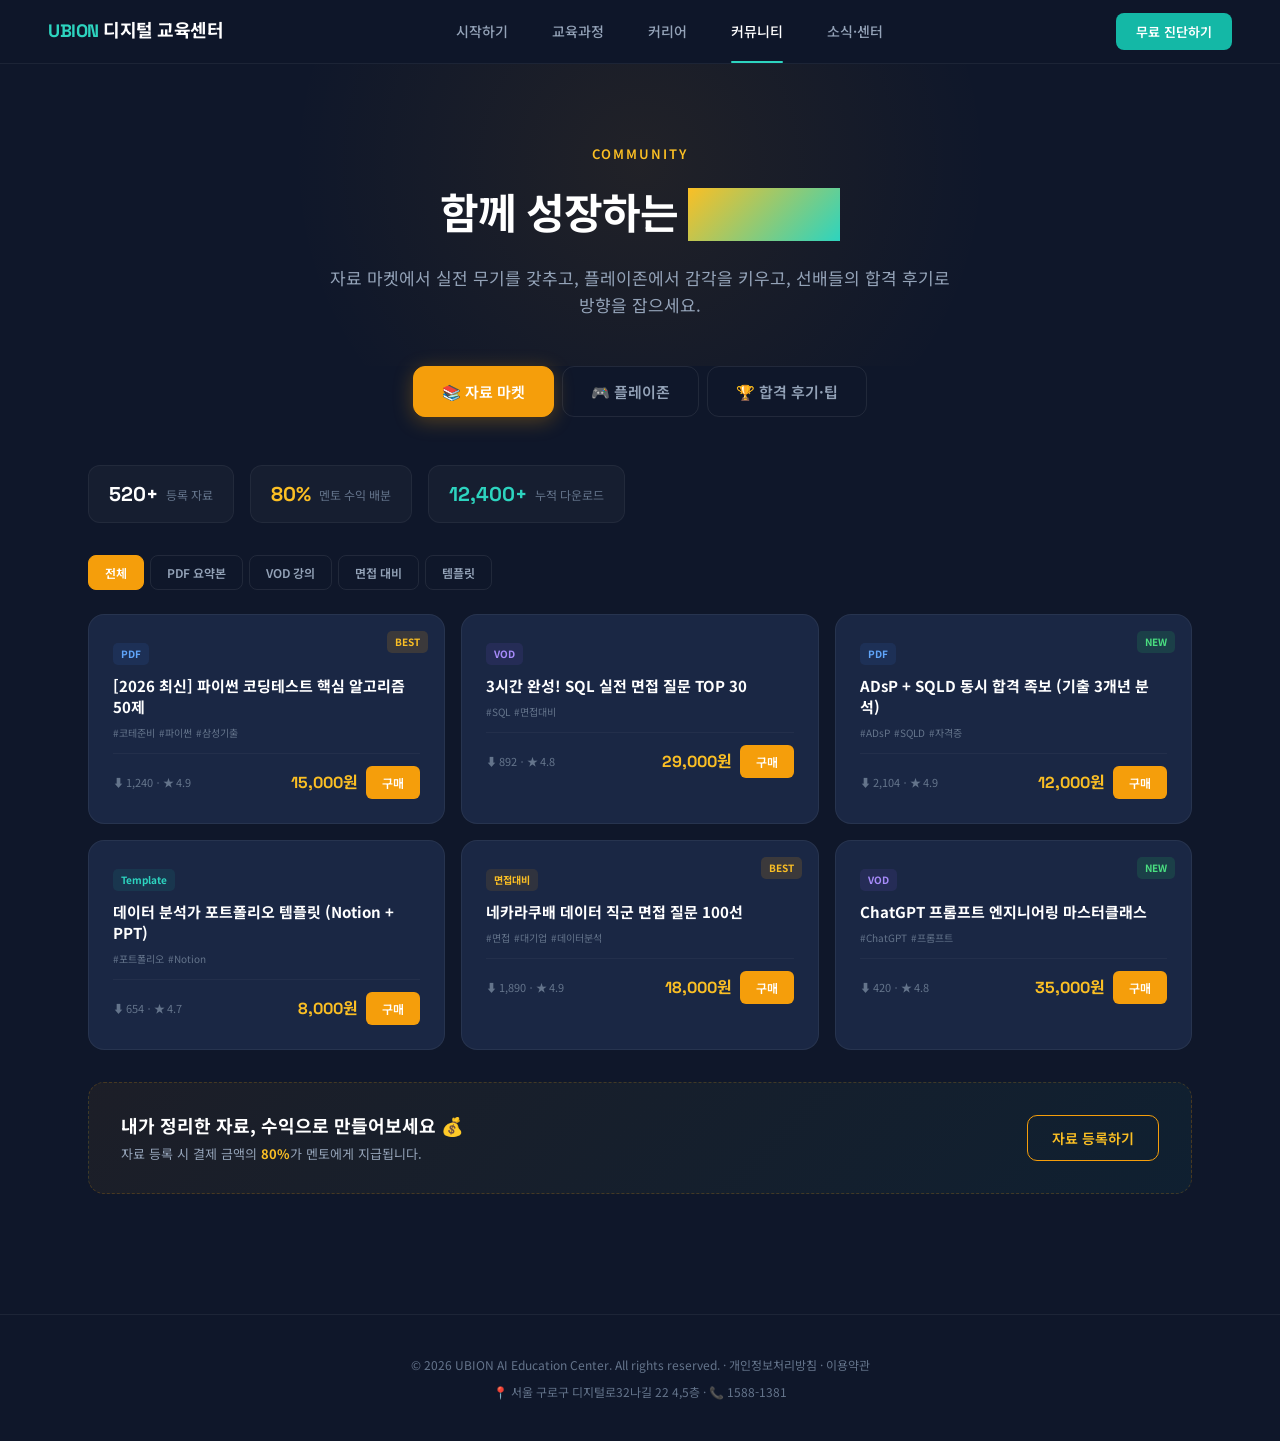
<file: ubion_community_page.html>
<!DOCTYPE html>
<html lang="ko">
<head>
<meta charset="UTF-8">
<meta name="viewport" content="width=device-width, initial-scale=1.0">
<title>커뮤니티 | UBION AI 디지털 교육센터</title>
<link href="https://fonts.googleapis.com/css2?family=Noto+Sans+KR:wght@300;400;500;700;900&family=Space+Grotesk:wght@400;500;600;700&display=swap" rel="stylesheet">
<link rel="stylesheet" href="common.css">
<style>
/* ─── Community Page Overrides ─── */
.page-hero::before { background: radial-gradient(circle, rgba(245,158,11,0.08), transparent 70%); }
.page-hero .sub { color: var(--amber-400); }
.page-hero h1 .acc { background: linear-gradient(135deg, var(--amber-400), var(--teal-400)); }
.tab-btn.active { background: var(--amber-500); border-color: var(--amber-500); color: var(--white); box-shadow: 0 4px 20px rgba(245,158,11,0.3); }

/* Market */
.market-stats { display: flex; gap: 16px; margin-bottom: 32px; }
.ms-pill { display: flex; align-items: center; gap: 8px; padding: 12px 20px; border-radius: 12px; background: rgba(255,255,255,0.03); border: 1px solid rgba(255,255,255,0.05); }
.ms-pill .ms-num { font-family: var(--font-d); font-size: 20px; font-weight: 700; color: var(--white); }
.ms-pill .ms-label { font-size: 12px; color: var(--slate-500); }
.market-filters { display: flex; gap: 6px; margin-bottom: 24px; flex-wrap: wrap; }
.mf { padding: 8px 16px; border-radius: 8px; border: 1px solid rgba(255,255,255,0.08); background: transparent; color: var(--slate-400); font-size: 12px; font-weight: 600; font-family: var(--font-b); cursor: pointer; transition: all .2s; }
.mf:hover { border-color: rgba(255,255,255,0.15); color: var(--white); }
.mf.active { background: var(--amber-500); border-color: var(--amber-500); color: var(--white); }
.market-grid { display: grid; grid-template-columns: repeat(3,1fr); gap: 16px; margin-bottom: 32px; }
.m-card { background: var(--navy-800); border: 1px solid rgba(255,255,255,0.06); border-radius: 16px; padding: 24px; transition: all .3s; cursor: pointer; position: relative; }
.m-card:hover { border-color: rgba(245,158,11,0.2); transform: translateY(-3px); }
.m-card .m-badge { position: absolute; top: 16px; right: 16px; padding: 3px 8px; border-radius: 5px; font-size: 10px; font-weight: 700; }
.m-badge.best { background: rgba(245,158,11,0.15); color: var(--amber-400); }
.m-badge.new { background: rgba(34,197,94,0.15); color: var(--green-400); }
.m-type-tag { display: inline-block; padding: 3px 8px; border-radius: 5px; font-size: 10px; font-weight: 700; margin-bottom: 10px; }
.m-type-tag.pdf { background: rgba(59,130,246,0.1); color: var(--blue-400); }
.m-type-tag.vod { background: rgba(139,92,246,0.1); color: var(--purple-400); }
.m-type-tag.template { background: rgba(20,184,166,0.1); color: var(--teal-400); }
.m-type-tag.interview { background: rgba(245,158,11,0.1); color: var(--amber-400); }
.m-card h3 { font-size: 15px; font-weight: 700; color: var(--white); margin-bottom: 8px; line-height: 1.4; }
.m-card .m-tags { display: flex; gap: 4px; flex-wrap: wrap; margin-bottom: 12px; }
.m-card .m-tags span { font-size: 10px; color: var(--slate-500); }
.m-card-footer { display: flex; align-items: center; justify-content: space-between; padding-top: 12px; border-top: 1px solid rgba(255,255,255,0.04); }
.m-card-footer .m-meta { font-size: 11px; color: var(--slate-500); }
.m-card-footer .m-price { font-family: var(--font-d); font-size: 16px; font-weight: 700; color: var(--amber-400); }
.m-buy { padding: 8px 16px; border-radius: 6px; border: none; background: var(--amber-500); color: var(--white); font-size: 12px; font-weight: 600; cursor: pointer; font-family: var(--font-b); transition: background .2s; }
.m-buy:hover { background: var(--amber-400); }
.m-sell-banner { background: linear-gradient(135deg, rgba(245,158,11,0.06), rgba(20,184,166,0.06)); border: 1px dashed rgba(245,158,11,0.2); border-radius: 16px; padding: 28px 32px; display: flex; align-items: center; justify-content: space-between; }
.m-sell-banner .msb-text h3 { font-size: 18px; font-weight: 700; color: var(--white); margin-bottom: 4px; }
.m-sell-banner .msb-text p { font-size: 13px; color: var(--slate-400); }
.m-sell-banner .msb-text .highlight { color: var(--amber-400); font-weight: 700; }
.msb-btn { padding: 12px 24px; border-radius: 10px; border: 1px solid var(--amber-500); background: transparent; color: var(--amber-400); font-size: 14px; font-weight: 600; cursor: pointer; font-family: var(--font-b); transition: all .2s; flex-shrink: 0; }
.msb-btn:hover { background: rgba(245,158,11,0.1); }

/* Playzone */
.play-grid { display: grid; grid-template-columns: 1fr 1fr; gap: 24px; }
.play-box { background: var(--navy-800); border: 1px solid rgba(255,255,255,0.06); border-radius: 20px; padding: 32px; }
.wordle-title { font-family: var(--font-d); font-size: 20px; font-weight: 700; color: var(--white); margin-bottom: 4px; display: flex; align-items: center; gap: 8px; }
.wordle-sub { font-size: 13px; color: var(--slate-400); margin-bottom: 20px; }
.wordle-board { display: flex; flex-direction: column; gap: 6px; margin-bottom: 20px; align-items: center; }
.wordle-row { display: flex; gap: 6px; }
.wordle-cell { width: 48px; height: 48px; border: 2px solid rgba(255,255,255,0.1); border-radius: 8px; display: flex; align-items: center; justify-content: center; font-family: var(--font-d); font-size: 20px; font-weight: 700; color: var(--white); text-transform: uppercase; transition: all .3s; }
.wordle-cell.correct { background: #22C55E; border-color: #22C55E; }
.wordle-cell.present { background: #F59E0B; border-color: #F59E0B; }
.wordle-cell.absent { background: #475569; border-color: #475569; }
.wordle-cell.active { border-color: var(--slate-300); }
.wordle-cell.pop { animation: pop .15s ease; }
@keyframes pop { 0% { transform: scale(1); } 50% { transform: scale(1.12); } 100% { transform: scale(1); } }
.wordle-keyboard { display: flex; flex-direction: column; gap: 6px; align-items: center; }
.kb-row { display: flex; gap: 4px; }
.kb-key { min-width: 32px; height: 40px; border-radius: 6px; border: none; background: rgba(255,255,255,0.1); color: var(--white); font-size: 13px; font-weight: 600; cursor: pointer; font-family: var(--font-d); transition: all .15s; padding: 0 8px; }
.kb-key:hover { background: rgba(255,255,255,0.18); }
.kb-key.wide { min-width: 52px; font-size: 11px; }
.kb-key.correct { background: #22C55E; }
.kb-key.present { background: #F59E0B; }
.kb-key.absent { background: #334155; }
.wordle-msg { text-align: center; font-size: 14px; font-weight: 600; margin-top: 12px; min-height: 24px; }
.wordle-streak { display: flex; align-items: center; gap: 6px; font-size: 13px; color: var(--slate-400); margin-bottom: 16px; }
.wordle-streak .ws-num { font-family: var(--font-d); font-size: 18px; font-weight: 700; color: var(--amber-400); }
.quiz-header { display: flex; align-items: center; justify-content: space-between; margin-bottom: 20px; }
.quiz-title { font-family: var(--font-d); font-size: 20px; font-weight: 700; color: var(--white); display: flex; align-items: center; gap: 8px; }
.quiz-streak { font-size: 13px; color: var(--slate-400); }
.quiz-streak .qs-num { font-family: var(--font-d); font-size: 18px; font-weight: 700; color: var(--teal-400); }
.quiz-q { font-size: 16px; font-weight: 600; color: var(--white); margin-bottom: 20px; line-height: 1.5; }
.quiz-opts { display: flex; flex-direction: column; gap: 8px; margin-bottom: 20px; }
.qo { padding: 14px 18px; border: 1px solid rgba(255,255,255,0.08); border-radius: 10px; background: transparent; color: var(--slate-300); font-size: 14px; font-family: var(--font-b); cursor: pointer; transition: all .2s; text-align: left; display: flex; align-items: center; gap: 10px; }
.qo:hover { border-color: rgba(20,184,166,0.3); background: rgba(20,184,166,0.04); }
.qo .qo-marker { width: 24px; height: 24px; border-radius: 50%; border: 2px solid rgba(255,255,255,0.15); display: flex; align-items: center; justify-content: center; flex-shrink: 0; font-size: 11px; font-weight: 700; transition: all .2s; }
.qo.selected { border-color: var(--teal-500); background: rgba(20,184,166,0.08); color: var(--white); }
.qo.selected .qo-marker { border-color: var(--teal-500); background: var(--teal-500); color: var(--white); }
.qo.correct-answer { border-color: var(--green-500); background: rgba(34,197,94,0.08); }
.qo.correct-answer .qo-marker { border-color: var(--green-500); background: var(--green-500); }
.qo.wrong-answer { border-color: var(--red-500); background: rgba(239,68,68,0.08); }
.qo.wrong-answer .qo-marker { border-color: var(--red-500); background: var(--red-500); }
.quiz-explain { padding: 16px 18px; background: rgba(20,184,166,0.04); border: 1px solid rgba(20,184,166,0.1); border-radius: 10px; font-size: 13px; color: var(--slate-300); line-height: 1.6; display: none; margin-bottom: 16px; }
.quiz-explain.show { display: block; animation: fadeUp .3s ease-out; }
.quiz-next-btn { width: 100%; padding: 14px; border-radius: 10px; border: none; background: var(--teal-500); color: var(--white); font-size: 14px; font-weight: 600; cursor: pointer; font-family: var(--font-b); transition: all .2s; display: none; }
.quiz-next-btn.show { display: block; }
.quiz-next-btn:hover { background: var(--teal-400); }

/* Reviews */
.review-filters { display: flex; gap: 6px; margin-bottom: 24px; flex-wrap: wrap; }
.rf { padding: 8px 16px; border-radius: 8px; border: 1px solid rgba(255,255,255,0.08); background: transparent; color: var(--slate-400); font-size: 12px; font-weight: 600; font-family: var(--font-b); cursor: pointer; transition: all .2s; }
.rf:hover { border-color: rgba(255,255,255,0.15); color: var(--white); }
.rf.active { background: var(--amber-500); border-color: var(--amber-500); color: var(--white); }
.review-list { display: flex; flex-direction: column; gap: 16px; margin-bottom: 32px; }
.r-card { background: var(--navy-800); border: 1px solid rgba(255,255,255,0.06); border-radius: 16px; padding: 28px; transition: all .3s; }
.r-card:hover { border-color: rgba(245,158,11,0.15); }
.r-top { display: flex; align-items: center; justify-content: space-between; margin-bottom: 14px; }
.r-author { display: flex; align-items: center; gap: 12px; }
.r-avatar { width: 44px; height: 44px; border-radius: 50%; display: flex; align-items: center; justify-content: center; font-size: 16px; font-weight: 700; flex-shrink: 0; }
.r-info .r-name { font-size: 14px; font-weight: 700; color: var(--white); }
.r-info .r-gen { font-size: 11px; color: var(--amber-400); font-weight: 600; }
.r-tag-pill { padding: 4px 10px; border-radius: 6px; font-size: 11px; font-weight: 700; }
.r-tag-pill.employ { background: rgba(59,130,246,0.1); color: var(--blue-400); }
.r-tag-pill.cert { background: rgba(34,197,94,0.1); color: var(--green-400); }
.r-tag-pill.switch { background: rgba(139,92,246,0.1); color: var(--purple-400); }
.r-tag-pill.portfolio { background: rgba(245,158,11,0.1); color: var(--amber-400); }
.r-card h3 { font-size: 17px; font-weight: 700; color: var(--white); margin-bottom: 10px; line-height: 1.4; }
.r-card > p { font-size: 13px; color: var(--slate-400); line-height: 1.7; margin-bottom: 14px; }
.r-footer { display: flex; align-items: center; justify-content: space-between; }
.r-stars { color: var(--amber-400); font-size: 14px; }
.r-stats { font-size: 12px; color: var(--slate-500); display: flex; gap: 12px; }
.r-write-banner { background: linear-gradient(135deg, rgba(139,92,246,0.06), rgba(59,130,246,0.06)); border: 1px dashed rgba(139,92,246,0.2); border-radius: 16px; padding: 28px 32px; display: flex; align-items: center; justify-content: space-between; }
.r-write-banner .rw-text h3 { font-size: 18px; font-weight: 700; color: var(--white); margin-bottom: 4px; }
.r-write-banner .rw-text p { font-size: 13px; color: var(--slate-400); }
.rw-btn { padding: 12px 24px; border-radius: 10px; border: none; background: var(--purple-500); color: var(--white); font-size: 14px; font-weight: 600; cursor: pointer; font-family: var(--font-b); transition: all .2s; flex-shrink: 0; }
.rw-btn:hover { background: var(--purple-400); }
.footer { margin-top: 40px; }
</style>
</head>
<body>

<nav class="gnb">
  <a href="index.html" class="gnb-logo"><em>UBION</em> 디지털 교육센터</a>
  <ul class="gnb-menu">
    <li><a href="ubion_start_page.html">시작하기</a></li>
    <li><a href="ubion_courses_page.html">교육과정</a></li>
    <li><a href="ubion_career_page.html">커리어</a></li>
    <li><a href="ubion_community_page.html" class="active">커뮤니티</a></li>
    <li><a href="ubion_news_center.html">소식·센터</a></li>
  </ul>
  <button class="gnb-cta" onclick="location.href='ubion_start_page.html'">무료 진단하기</button>
</nav>

<section class="page-hero">
  <div class="sub">COMMUNITY</div>
  <h1>함께 성장하는 <span class="acc">커뮤니티</span></h1>
  <p>자료 마켓에서 실전 무기를 갖추고, 플레이존에서 감각을 키우고, 선배들의 합격 후기로 방향을 잡으세요.</p>
</section>

<div class="content">
  <div class="tab-bar">
    <button class="tab-btn active" onclick="switchTab(0)">📚 자료 마켓</button>
    <button class="tab-btn" onclick="switchTab(1)">🎮 플레이존</button>
    <button class="tab-btn" onclick="switchTab(2)">🏆 합격 후기·팁</button>
  </div>

  <!-- TAB 1: Marketplace -->
  <div class="tab-panel active" id="panel-0">
    <div class="market-stats">
      <div class="ms-pill"><span class="ms-num">520+</span><span class="ms-label">등록 자료</span></div>
      <div class="ms-pill"><span class="ms-num" style="color:var(--amber-400)">80%</span><span class="ms-label">멘토 수익 배분</span></div>
      <div class="ms-pill"><span class="ms-num" style="color:var(--teal-400)">12,400+</span><span class="ms-label">누적 다운로드</span></div>
    </div>
    <div class="market-filters">
      <button class="mf active" onclick="filterMarket('all',this)">전체</button>
      <button class="mf" onclick="filterMarket('pdf',this)">PDF 요약본</button>
      <button class="mf" onclick="filterMarket('vod',this)">VOD 강의</button>
      <button class="mf" onclick="filterMarket('interview',this)">면접 대비</button>
      <button class="mf" onclick="filterMarket('template',this)">템플릿</button>
    </div>
    <div class="market-grid" id="market-grid"></div>
    <div class="m-sell-banner">
      <div class="msb-text"><h3>내가 정리한 자료, 수익으로 만들어보세요 💰</h3><p>자료 등록 시 결제 금액의 <span class="highlight">80%</span>가 멘토에게 지급됩니다.</p></div>
      <button class="msb-btn">자료 등록하기</button>
    </div>
  </div>

  <!-- TAB 2: Playzone -->
  <div class="tab-panel" id="panel-1">
    <div class="play-grid">
      <div class="play-box">
        <div class="wordle-title">🟩 오늘의 AI Wordle</div>
        <div class="wordle-sub">6글자 IT/AI 관련 영어 단어를 맞춰보세요! (6번 기회)</div>
        <div class="wordle-streak">연속 정답 <span class="ws-num" id="w-streak">🔥 0</span></div>
        <div class="wordle-board" id="w-board"></div>
        <div class="wordle-keyboard" id="w-keyboard"></div>
        <div class="wordle-msg" id="w-msg"></div>
      </div>
      <div class="play-box">
        <div class="quiz-header"><div class="quiz-title">🧠 매일 지식 퀴즈</div><div class="quiz-streak">연속 출석 <span class="qs-num" id="q-streak">🏆 0</span></div></div>
        <div id="quiz-area"></div>
      </div>
    </div>
  </div>

  <!-- TAB 3: Reviews -->
  <div class="tab-panel" id="panel-2">
    <div class="review-filters">
      <button class="rf active" onclick="filterReview('all',this)">전체</button>
      <button class="rf" onclick="filterReview('employ',this)">취업 성공</button>
      <button class="rf" onclick="filterReview('cert',this)">자격증 합격</button>
      <button class="rf" onclick="filterReview('switch',this)">이직 성공</button>
      <button class="rf" onclick="filterReview('portfolio',this)">포트폴리오</button>
    </div>
    <div class="review-list" id="review-list"></div>
    <div class="r-write-banner">
      <div class="rw-text"><h3>나도 후기 작성하기 ✍️</h3><p>수료생이라면 누구나 멘토로 활동하며 성공 경험을 공유할 수 있습니다.</p></div>
      <button class="rw-btn">멘토 등록 신청</button>
    </div>
  </div>
</div>

<footer class="footer">
  <p>© 2026 UBION AI Education Center. All rights reserved. · <a href="#">개인정보처리방침</a> · <a href="#">이용약관</a></p>
  <p style="margin-top:8px">📍 서울 구로구 디지털로32나길 22 4,5층 · 📞 1588-1381</p>
</footer>

<script src="common.js"></script>
<script>
// ═══ MARKETPLACE ═══
const marketItems=[
  {type:'pdf',badge:'best',title:'[2026 최신] 파이썬 코딩테스트 핵심 알고리즘 50제',tags:['#코테준비','#파이썬','#삼성기출'],downloads:'1,240',rating:'4.9',price:'15,000'},
  {type:'vod',badge:'',title:'3시간 완성! SQL 실전 면접 질문 TOP 30',tags:['#SQL','#면접대비'],downloads:'892',rating:'4.8',price:'29,000'},
  {type:'pdf',badge:'new',title:'ADsP + SQLD 동시 합격 족보 (기출 3개년 분석)',tags:['#ADsP','#SQLD','#자격증'],downloads:'2,104',rating:'4.9',price:'12,000'},
  {type:'template',badge:'',title:'데이터 분석가 포트폴리오 템플릿 (Notion + PPT)',tags:['#포트폴리오','#Notion'],downloads:'654',rating:'4.7',price:'8,000'},
  {type:'interview',badge:'best',title:'네카라쿠배 데이터 직군 면접 질문 100선',tags:['#면접','#대기업','#데이터분석'],downloads:'1,890',rating:'4.9',price:'18,000'},
  {type:'vod',badge:'new',title:'ChatGPT 프롬프트 엔지니어링 마스터클래스',tags:['#ChatGPT','#프롬프트'],downloads:'420',rating:'4.8',price:'35,000'},
];
function renderMarket(filter='all'){
  const grid=document.getElementById('market-grid');
  const filtered=filter==='all'?marketItems:marketItems.filter(m=>m.type===filter);
  grid.innerHTML=filtered.map(m=>`
    <div class="m-card">${m.badge?`<span class="m-badge ${m.badge}">${m.badge==='best'?'BEST':'NEW'}</span>`:''}<span class="m-type-tag ${m.type}">${{pdf:'PDF',vod:'VOD',template:'Template',interview:'면접대비'}[m.type]}</span><h3>${m.title}</h3><div class="m-tags">${m.tags.map(t=>`<span>${t}</span>`).join('')}</div><div class="m-card-footer"><span class="m-meta">⬇ ${m.downloads} · ★ ${m.rating}</span><div style="display:flex;align-items:center;gap:8px"><span class="m-price">${m.price}원</span><button class="m-buy">구매</button></div></div></div>
  `).join('');
}
function filterMarket(type,el){ document.querySelectorAll('.mf').forEach(p=>p.classList.remove('active')); el.classList.add('active'); renderMarket(type); }
renderMarket();

// ═══ WORDLE ═══
const WORDS=['PYTHON','TENSOR','KERNEL','DOCKER','GITHUB','NEURAL','LAMBDA','SCIKIT','PANDAS','CURSOR'];
const answer=WORDS[Math.floor(Math.random()*WORDS.length)];
let wRow=0,wCol=0,wDone=false;
const board=[];
function initWordle(){
  const bEl=document.getElementById('w-board'); bEl.innerHTML='';
  for(let r=0;r<6;r++){ board[r]=[]; const row=document.createElement('div'); row.className='wordle-row';
    for(let c=0;c<6;c++){ const cell=document.createElement('div'); cell.className='wordle-cell'; row.appendChild(cell); board[r][c]=cell; }
    bEl.appendChild(row); }
  board[0][0].classList.add('active');
  const kbEl=document.getElementById('w-keyboard');
  const rows=['QWERTYUIOP','ASDFGHJKL','ZXCVBNM'];
  kbEl.innerHTML=rows.map((row,ri)=>`<div class="kb-row">${ri===2?'<button class="kb-key wide" onclick="wType(\'ENTER\')">Enter</button>':''}${row.split('').map(k=>`<button class="kb-key" id="kb-${k}" onclick="wType('${k}')">${k}</button>`).join('')}${ri===2?'<button class="kb-key wide" onclick="wType(\'BACK\')">⌫</button>':''}</div>`).join('');
}
function wType(key){
  if(wDone)return;
  if(key==='BACK'){if(wCol>0){wCol--;board[wRow][wCol].textContent='';board[wRow][wCol].classList.remove('pop')}return;}
  if(key==='ENTER'){if(wCol<6)return;checkWordle();return;}
  if(wCol>=6)return;
  board[wRow][wCol].textContent=key;board[wRow][wCol].classList.add('pop');wCol++;
}
function checkWordle(){
  const guess=Array.from({length:6},(_,i)=>board[wRow][i].textContent).join('');
  const ans=[...answer]; const result=Array(6).fill('absent');
  for(let i=0;i<6;i++){if(guess[i]===ans[i]){result[i]='correct';ans[i]=null}}
  for(let i=0;i<6;i++){if(result[i]==='correct')continue;const idx=ans.indexOf(guess[i]);if(idx!==-1){result[i]='present';ans[idx]=null}}
  for(let i=0;i<6;i++){setTimeout(()=>{board[wRow][i].classList.add(result[i]);const kb=document.getElementById('kb-'+guess[i]);if(kb){if(result[i]==='correct')kb.className='kb-key correct';else if(result[i]==='present'&&!kb.classList.contains('correct'))kb.className='kb-key present';else if(!kb.classList.contains('correct')&&!kb.classList.contains('present'))kb.className='kb-key absent';}},i*120);}
  setTimeout(()=>{
    if(guess===answer){document.getElementById('w-msg').innerHTML='<span style="color:var(--green-400)">🎉 정답! '+answer+'</span>';wDone=true;const s=parseInt(localStorage.getItem('wStreak')||'0')+1;localStorage.setItem('wStreak',s);document.getElementById('w-streak').textContent='🔥 '+s;}
    else if(wRow>=5){document.getElementById('w-msg').innerHTML='<span style="color:var(--red-500)">정답: '+answer+'</span>';wDone=true;localStorage.setItem('wStreak','0');}
    else{wRow++;wCol=0;if(wRow<6)board[wRow][0].classList.add('active');}
  },800);
}
document.addEventListener('keydown',e=>{if(document.querySelectorAll('.tab-panel')[1].classList.contains('active')){if(e.key==='Enter')wType('ENTER');else if(e.key==='Backspace')wType('BACK');else if(/^[a-zA-Z]$/.test(e.key))wType(e.key.toUpperCase());}});
document.getElementById('w-streak').textContent='🔥 '+(localStorage.getItem('wStreak')||'0');
initWordle();

// ═══ DAILY QUIZ ═══
const quizBank=[
  {q:'머신러닝에서 "과적합(Overfitting)"이란?',opts:['학습 데이터에만 지나치게 맞춰진 모델','데이터가 너무 적은 상태','모델의 학습 속도가 빠른 현상','테스트 정확도가 높은 현상'],correct:0,explain:'과적합은 모델이 훈련 데이터의 노이즈까지 학습하여, 새로운 데이터에 대한 일반화 성능이 떨어지는 현상입니다.'},
  {q:'SQL에서 NULL 값을 포함한 행을 필터링하는 올바른 구문은?',opts:['WHERE col = NULL','WHERE col IS NULL','WHERE col == NULL','WHERE col EQUALS NULL'],correct:1,explain:'SQL에서 NULL 비교는 IS NULL 또는 IS NOT NULL을 사용합니다.'},
  {q:'Python의 리스트 컴프리헨션 [x**2 for x in range(5)]의 결과는?',opts:['[0, 1, 4, 9, 16]','[1, 4, 9, 16, 25]','[0, 1, 2, 3, 4]','[0, 2, 4, 6, 8]'],correct:0,explain:'range(5)는 0~4를 생성하고, 각 값을 제곱합니다. 결과: [0, 1, 4, 9, 16]'},
  {q:'"트랜스포머(Transformer)" 아키텍처의 핵심 메커니즘은?',opts:['역전파(Backpropagation)','어텐션(Attention)','합성곱(Convolution)','순환(Recurrence)'],correct:1,explain:'트랜스포머는 Self-Attention 메커니즘을 통해 입력 시퀀스의 모든 위치 간 관계를 병렬로 처리합니다.'},
  {q:'데이터 분석에서 EDA란?',opts:['자동 데이터 수집','탐색적 데이터 분석','데이터 암호화','데이터 배포'],correct:1,explain:'EDA(Exploratory Data Analysis)는 데이터의 분포, 패턴, 이상치 등을 시각화하고 탐색하는 초기 분석 단계입니다.'},
];
let qIdx=Math.floor(Math.random()*quizBank.length),qAnswered=false;
function renderQuiz(){
  const q=quizBank[qIdx];
  document.getElementById('quiz-area').innerHTML=`<div class="quiz-q">${q.q}</div><div class="quiz-opts" id="q-opts">${q.opts.map((o,i)=>`<button class="qo" onclick="answerQuiz(${i})"><span class="qo-marker">${String.fromCharCode(65+i)}</span>${o}</button>`).join('')}</div><div class="quiz-explain" id="q-explain">${q.explain}</div><button class="quiz-next-btn" id="q-next" onclick="nextQuiz()">다음 문제 →</button>`;
  qAnswered=false;
}
function answerQuiz(idx){
  if(qAnswered)return; qAnswered=true;
  const q=quizBank[qIdx]; const opts=document.querySelectorAll('#q-opts .qo');
  opts[q.correct].classList.add('correct-answer');
  if(idx!==q.correct)opts[idx].classList.add('wrong-answer');
  else{const s=parseInt(localStorage.getItem('qStreak')||'0')+1;localStorage.setItem('qStreak',s);document.getElementById('q-streak').textContent='🏆 '+s;}
  document.getElementById('q-explain').classList.add('show');document.getElementById('q-next').classList.add('show');
}
function nextQuiz(){qIdx=(qIdx+1)%quizBank.length;renderQuiz();}
document.getElementById('q-streak').textContent='🏆 '+(localStorage.getItem('qStreak')||'0');
renderQuiz();

// ═══ REVIEWS ═══
const reviews=[
  {type:'employ',name:'심*혁',gen:'2기',avatar:'심',avatarBg:'rgba(59,130,246,0.15)',avatarColor:'var(--blue-400)',tag:'취업 성공',tagClass:'employ',title:'비전공자에서 네이버 데이터 직군 합격까지',body:'문과 출신이라 코딩 한 줄 몰랐는데, 유비온 과정에서 Python과 SQL을 배우고 실무 프로젝트까지 경험했습니다.',rating:5,views:'4.2k',likes:'243',comments:'18'},
  {type:'cert',name:'이*현',gen:'3기',avatar:'이',avatarBg:'rgba(34,197,94,0.15)',avatarColor:'var(--green-400)',tag:'자격증 합격',tagClass:'cert',title:'ADsP + SQLD 동시 합격 후기 (비전공자)',body:'과정 중에 ADsP와 SQLD를 동시에 준비했습니다. 멘토님이 공유해주신 기출 요약 자료가 핵심만 정리되어 있어서 도움이 되었습니다.',rating:5,views:'3.8k',likes:'189',comments:'24'},
  {type:'switch',name:'정*도',gen:'4기',avatar:'정',avatarBg:'rgba(139,92,246,0.15)',avatarColor:'var(--purple-400)',tag:'이직 성공',tagClass:'switch',title:'영업직에서 데이터 분석가로 이직 성공!',body:'5년간 영업만 하다가 데이터 분석으로 전환했습니다. 멘토님의 1:1 과외로 포트폴리오를 완성했습니다.',rating:5,views:'5.1k',likes:'312',comments:'31'},
  {type:'portfolio',name:'김*태',gen:'3기',avatar:'김',avatarBg:'rgba(245,158,11,0.15)',avatarColor:'var(--amber-400)',tag:'포트폴리오',tagClass:'portfolio',title:'Kaggle 메달 + 포트폴리오로 면접 무조건 합격',body:'멘토님이 알려주신 Kaggle 대회 전략으로 브론즈 메달을 획득하고 포트폴리오화해서 면접에서 100% 통과했습니다.',rating:5,views:'6.3k',likes:'278',comments:'42'},
  {type:'employ',name:'박*연',gen:'1기',avatar:'박',avatarBg:'rgba(20,184,166,0.15)',avatarColor:'var(--teal-400)',tag:'취업 성공',tagClass:'employ',title:'졸업 전 AI 스타트업에 개발자로 합류한 비결',body:'학교에서만 배운 이론은 부족했습니다. 유비온에서 실무 프로젝트를 경험하고, 멘토님의 코드 리뷰를 통해 성장했어요.',rating:4.8,views:'2.9k',likes:'156',comments:'12'},
];
function renderReviews(filter='all'){
  const list=document.getElementById('review-list');
  const filtered=filter==='all'?reviews:reviews.filter(r=>r.type===filter);
  list.innerHTML=filtered.map(r=>`
    <div class="r-card"><div class="r-top"><div class="r-author"><div class="r-avatar" style="background:${r.avatarBg};color:${r.avatarColor}">${r.avatar}</div><div class="r-info"><div class="r-name">${r.name}</div><div class="r-gen">[${r.gen}] 수료생</div></div></div><span class="r-tag-pill ${r.tagClass}">#${r.tag}</span></div><h3>${r.title}</h3><p>${r.body}</p><div class="r-footer"><span class="r-stars">${'★'.repeat(Math.floor(r.rating))}${r.rating%1?'☆':''} ${r.rating}</span><span class="r-stats"><span>👁 ${r.views}</span><span>👍 ${r.likes}</span><span>💬 ${r.comments}</span></span></div></div>
  `).join('');
}
function filterReview(type,el){ document.querySelectorAll('.rf').forEach(p=>p.classList.remove('active')); el.classList.add('active'); renderReviews(type); }
renderReviews();
</script>
</body>
</html>
</file>
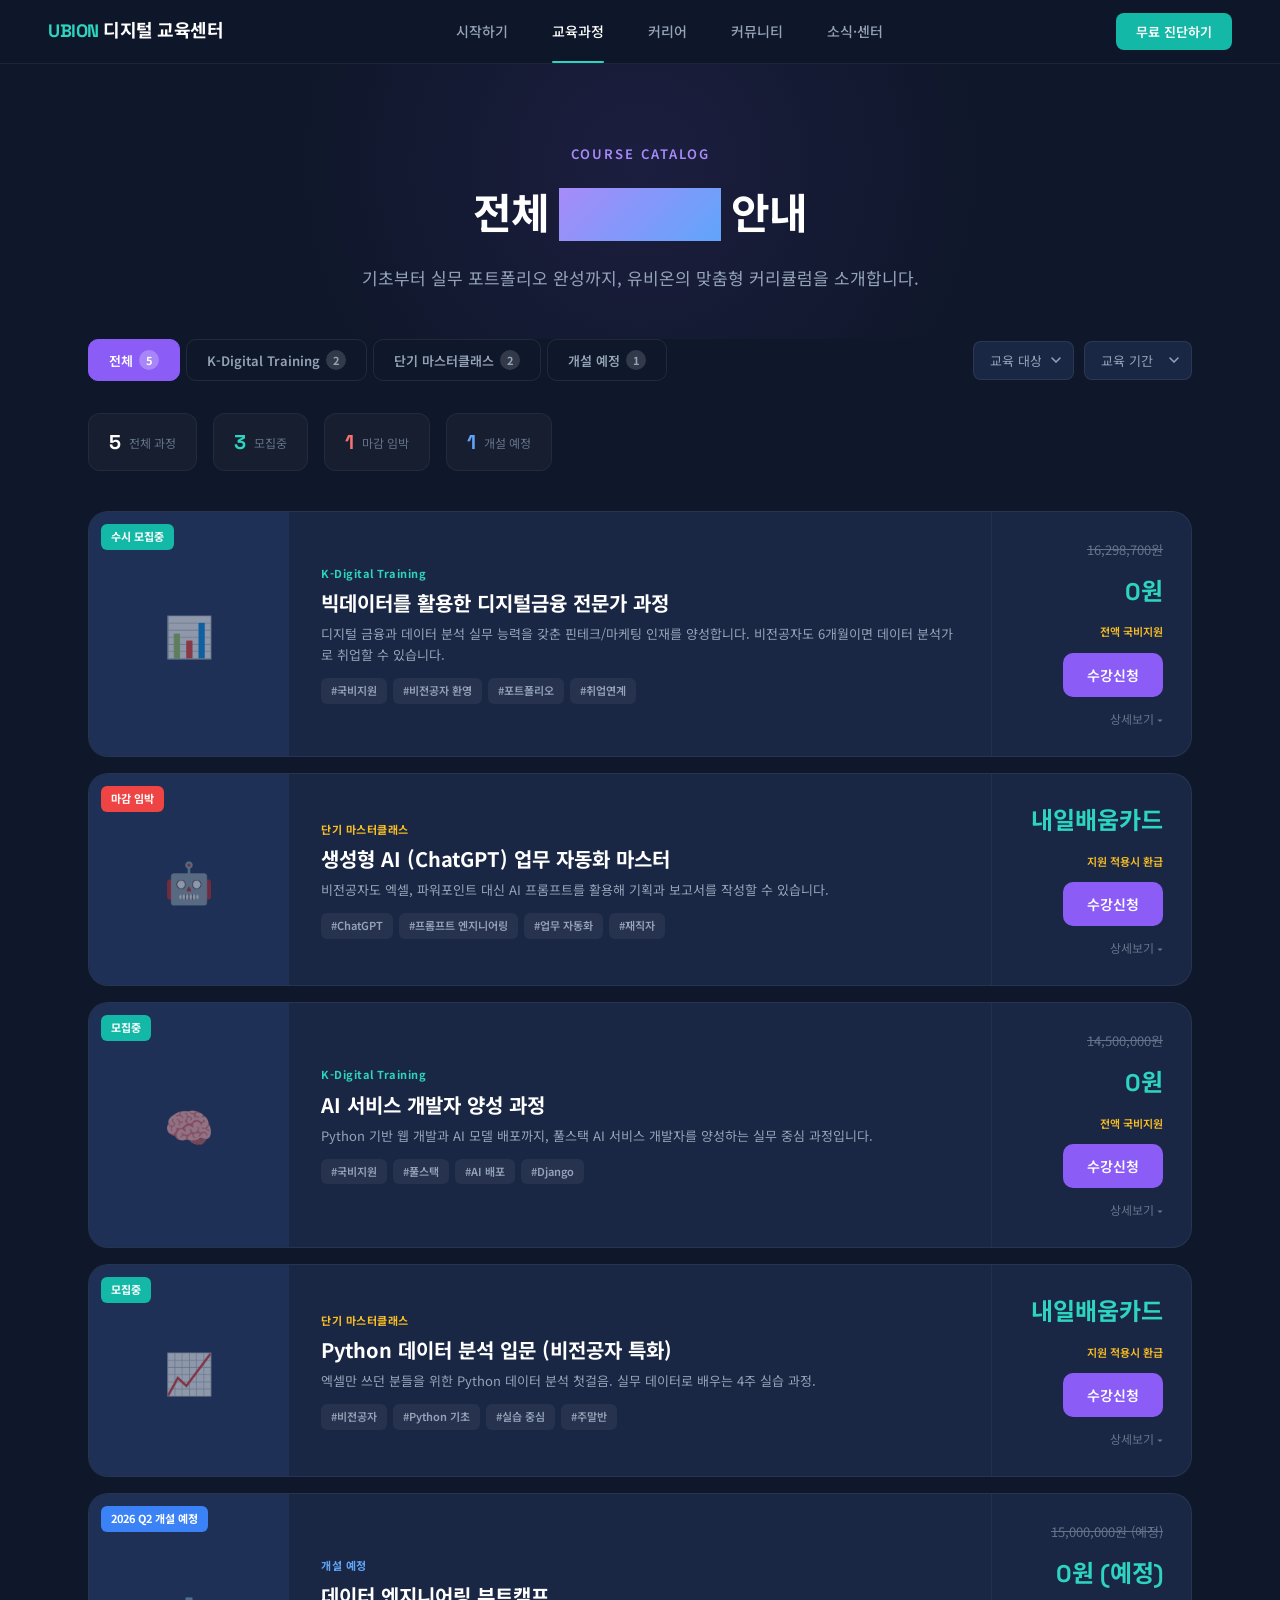
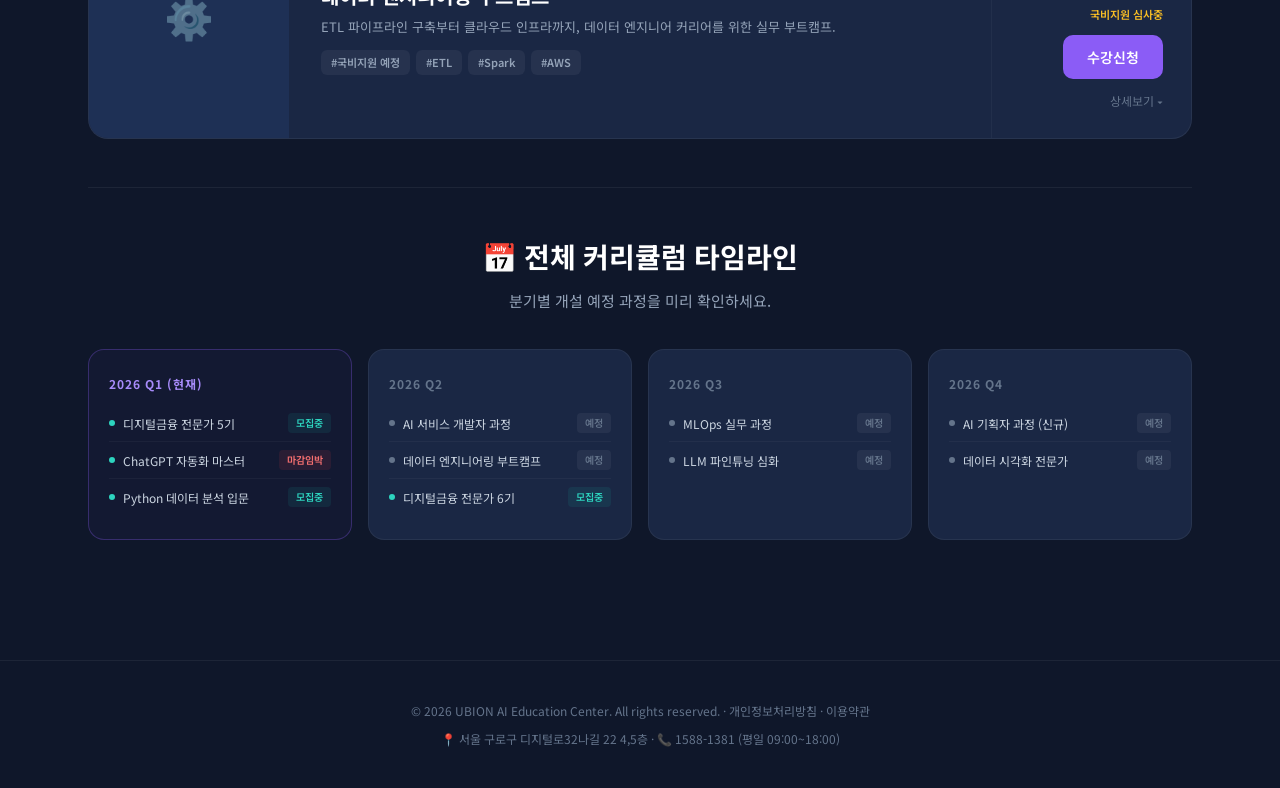
<file: ubion_courses_page.html>
<!DOCTYPE html>
<html lang="ko">
<head>
<meta charset="UTF-8">
<meta name="viewport" content="width=device-width, initial-scale=1.0">
<title>교육과정 | UBION AI 디지털 교육센터</title>
<link href="https://fonts.googleapis.com/css2?family=Noto+Sans+KR:wght@300;400;500;700;900&family=Space+Grotesk:wght@400;500;600;700&display=swap" rel="stylesheet">
<link rel="stylesheet" href="common.css">
<style>
/* ─── Courses Page Overrides ─── */
.page-hero::before { background: radial-gradient(circle, rgba(139,92,246,0.1), transparent 70%); }
.page-hero .sub { color: var(--purple-400); }
.page-hero h1 .acc { background: linear-gradient(135deg, var(--purple-400), var(--blue-400)); }

/* Filter Bar */
.filter-bar { display: flex; align-items: center; justify-content: space-between; margin-bottom: 32px; gap: 16px; flex-wrap: wrap; }
.filter-tabs { display: flex; gap: 6px; }
.filter-tab { padding: 10px 20px; border-radius: 10px; border: 1px solid rgba(255,255,255,0.08); background: transparent; color: var(--slate-400); font-size: 13px; font-weight: 600; font-family: var(--font-b); cursor: pointer; transition: all .2s; display: flex; align-items: center; gap: 6px; }
.filter-tab:hover { border-color: rgba(255,255,255,0.15); color: var(--white); }
.filter-tab.active { background: var(--purple-500); border-color: var(--purple-500); color: var(--white); }
.filter-tab .count { font-size: 11px; background: rgba(255,255,255,0.15); padding: 2px 7px; border-radius: 10px; font-weight: 700; }
.filter-tab.active .count { background: rgba(255,255,255,0.25); }
.filter-selects { display: flex; gap: 10px; }
.filter-select { padding: 9px 16px; border-radius: 8px; border: 1px solid rgba(255,255,255,0.08); background: var(--navy-800); color: var(--slate-400); font-size: 13px; font-family: var(--font-b); cursor: pointer; appearance: none; background-image: url("data:image/svg+xml,%3Csvg width='10' height='6' viewBox='0 0 10 6' fill='none' xmlns='http://www.w3.org/2000/svg'%3E%3Cpath d='M1 1L5 5L9 1' stroke='%2394A3B8' stroke-width='1.5' stroke-linecap='round'/%3E%3C/svg%3E"); background-repeat: no-repeat; background-position: right 12px center; padding-right: 32px; }
.filter-select:focus { outline: none; border-color: var(--purple-400); }

/* Stats Row */
.stats-row { display: flex; gap: 16px; margin-bottom: 40px; }
.stat-pill { display: flex; align-items: center; gap: 8px; padding: 12px 20px; border-radius: 12px; background: rgba(255,255,255,0.03); border: 1px solid rgba(255,255,255,0.05); }
.stat-pill .sp-num { font-family: var(--font-d); font-size: 20px; font-weight: 700; color: var(--white); }
.stat-pill .sp-label { font-size: 12px; color: var(--slate-500); }

/* Course List */
.course-list { display: flex; flex-direction: column; gap: 16px; }
.course-item { background: var(--navy-800); border: 1px solid rgba(255,255,255,0.06); border-radius: 20px; overflow: hidden; transition: all .3s; cursor: pointer; }
.course-item:hover { border-color: rgba(255,255,255,0.12); transform: translateY(-2px); }
.course-item.expanded { border-color: rgba(139,92,246,0.3); }
.course-summary { display: grid; grid-template-columns: 200px 1fr auto; gap: 0; align-items: stretch; }
.course-thumb { width: 200px; min-height: 160px; background: var(--navy-700); display: flex; align-items: center; justify-content: center; position: relative; flex-shrink: 0; }
.course-thumb .thumb-icon { font-size: 40px; opacity: 0.5; }
.course-thumb .thumb-badge { position: absolute; top: 12px; left: 12px; padding: 4px 10px; border-radius: 6px; font-size: 11px; font-weight: 700; color: var(--white); }
.badge-recruiting { background: var(--teal-500); }
.badge-closing { background: var(--red-500); }
.badge-upcoming { background: var(--blue-500); }
.badge-ended { background: var(--slate-500); }
.course-info { padding: 28px 32px; display: flex; flex-direction: column; justify-content: center; }
.course-info .ci-type { font-size: 11px; font-weight: 700; letter-spacing: .5px; margin-bottom: 8px; }
.type-kdigital { color: var(--teal-400); }
.type-short { color: var(--amber-400); }
.type-upcoming { color: var(--blue-400); }
.course-info h3 { font-size: 20px; font-weight: 700; color: var(--white); margin-bottom: 8px; line-height: 1.3; }
.course-info .ci-desc { font-size: 13px; color: var(--slate-400); line-height: 1.6; margin-bottom: 12px; }
.course-tags { display: flex; gap: 6px; flex-wrap: wrap; }
.course-tags span { padding: 4px 10px; border-radius: 6px; font-size: 11px; font-weight: 600; background: rgba(255,255,255,0.05); color: var(--slate-400); }
.course-right { padding: 28px; display: flex; flex-direction: column; align-items: flex-end; justify-content: center; gap: 12px; min-width: 200px; border-left: 1px solid rgba(255,255,255,0.04); }
.course-right .cr-original { font-size: 13px; color: var(--slate-500); text-decoration: line-through; }
.course-right .cr-price { font-family: var(--font-d); font-size: 24px; font-weight: 700; color: var(--teal-400); }
.course-right .cr-support { font-size: 11px; color: var(--amber-400); font-weight: 600; }
.cr-btn { padding: 12px 24px; border-radius: 10px; border: none; font-size: 14px; font-weight: 600; cursor: pointer; font-family: var(--font-b); transition: all .2s; color: var(--white); background: var(--purple-500); }
.cr-btn:hover { background: var(--purple-400); transform: translateY(-1px); }
.cr-expand { font-size: 12px; color: var(--slate-500); display: flex; align-items: center; gap: 4px; transition: color .2s; }
.course-item:hover .cr-expand { color: var(--slate-300); }

/* Course Detail */
.course-detail { display: none; border-top: 1px solid rgba(255,255,255,0.04); }
.course-item.expanded .course-detail { display: block; animation: slideDown .4s ease-out; }
@keyframes slideDown { from { opacity: 0; max-height: 0; } to { opacity: 1; max-height: 1200px; } }
.detail-inner { padding: 36px 32px; display: grid; grid-template-columns: 1fr 1fr; gap: 40px; }
.detail-section { margin-bottom: 28px; }
.detail-section:last-child { margin-bottom: 0; }
.detail-section h4 { font-size: 15px; font-weight: 700; color: var(--white); margin-bottom: 14px; display: flex; align-items: center; gap: 8px; }
.detail-section h4 .ds-icon { font-size: 16px; }
.key-info-grid { display: grid; grid-template-columns: 1fr 1fr; gap: 10px; }
.key-info-item { padding: 14px 16px; background: rgba(255,255,255,0.03); border: 1px solid rgba(255,255,255,0.05); border-radius: 10px; }
.key-info-item .ki-label { font-size: 11px; color: var(--slate-500); margin-bottom: 2px; }
.key-info-item .ki-value { font-size: 14px; font-weight: 600; color: var(--white); }
.curri-timeline { position: relative; padding-left: 24px; }
.curri-timeline::before { content: ''; position: absolute; left: 6px; top: 4px; bottom: 4px; width: 2px; background: rgba(255,255,255,0.06); border-radius: 1px; }
.curri-step { position: relative; padding-bottom: 16px; }
.curri-step:last-child { padding-bottom: 0; }
.curri-step::before { content: ''; position: absolute; left: -20px; top: 6px; width: 10px; height: 10px; border-radius: 50%; border: 2px solid var(--purple-400); background: var(--navy-800); }
.curri-step .cs-month { font-size: 11px; font-weight: 700; color: var(--purple-400); margin-bottom: 2px; }
.curri-step .cs-title { font-size: 13px; font-weight: 600; color: var(--white); margin-bottom: 2px; }
.curri-step .cs-desc { font-size: 12px; color: var(--slate-500); }
.benefit-list { display: flex; flex-direction: column; gap: 8px; }
.benefit-item { display: flex; align-items: center; gap: 10px; padding: 10px 14px; background: rgba(20,184,166,0.04); border: 1px solid rgba(20,184,166,0.08); border-radius: 8px; }
.benefit-item .bi-icon { font-size: 16px; }
.benefit-item .bi-text { font-size: 13px; color: var(--slate-300); }
.detail-cta { grid-column: 1/-1; display: flex; align-items: center; justify-content: space-between; padding: 24px 28px; background: linear-gradient(135deg, rgba(139,92,246,0.08), rgba(59,130,246,0.08)); border: 1px solid rgba(139,92,246,0.15); border-radius: 14px; margin-top: 8px; }
.detail-cta .dc-left h4 { font-size: 16px; font-weight: 700; color: var(--white); margin-bottom: 4px; }
.detail-cta .dc-left p { font-size: 13px; color: var(--slate-400); }
.detail-cta .dc-btns { display: flex; gap: 10px; }
.dc-btn-primary { padding: 13px 28px; border-radius: 10px; border: none; font-size: 14px; font-weight: 600; cursor: pointer; font-family: var(--font-b); background: var(--purple-500); color: var(--white); transition: all .2s; }
.dc-btn-primary:hover { background: var(--purple-400); }
.dc-btn-secondary { padding: 13px 28px; border-radius: 10px; border: 1px solid rgba(255,255,255,0.12); background: transparent; font-size: 14px; font-weight: 500; cursor: pointer; font-family: var(--font-b); color: var(--slate-300); transition: all .2s; }
.dc-btn-secondary:hover { border-color: rgba(255,255,255,0.25); }

/* Timeline */
.timeline-section { margin-top: 48px; padding-top: 48px; border-top: 1px solid rgba(255,255,255,0.06); }
.timeline-header { text-align: center; margin-bottom: 36px; }
.timeline-header h2 { font-family: var(--font-d); font-size: 28px; font-weight: 700; color: var(--white); margin-bottom: 8px; }
.timeline-header p { font-size: 15px; color: var(--slate-400); }
.quarter-grid { display: grid; grid-template-columns: repeat(4,1fr); gap: 16px; }
.quarter-card { background: var(--navy-800); border: 1px solid rgba(255,255,255,0.06); border-radius: 16px; padding: 24px 20px; transition: all .3s; }
.quarter-card:hover { border-color: rgba(255,255,255,0.1); }
.quarter-card.current { border-color: rgba(139,92,246,0.3); background: rgba(139,92,246,0.04); }
.qc-label { font-size: 12px; font-weight: 700; letter-spacing: 1px; margin-bottom: 12px; }
.qc-label.now { color: var(--purple-400); }
.qc-label.future { color: var(--slate-500); }
.qc-item { display: flex; align-items: center; gap: 8px; padding: 8px 0; border-bottom: 1px solid rgba(255,255,255,0.04); }
.qc-item:last-child { border-bottom: none; }
.qc-dot { width: 6px; height: 6px; border-radius: 50%; flex-shrink: 0; }
.qc-dot.open { background: var(--teal-400); }
.qc-dot.planned { background: var(--slate-500); }
.qc-item .qc-name { font-size: 12px; color: var(--slate-300); flex: 1; }
.qc-item .qc-status { font-size: 10px; font-weight: 600; padding: 2px 8px; border-radius: 4px; }
.qc-item .qc-status.recruiting { background: rgba(20,184,166,0.1); color: var(--teal-400); }
.qc-item .qc-status.planned { background: rgba(255,255,255,0.05); color: var(--slate-500); }
.qc-item .qc-status.closing { background: rgba(239,68,68,0.1); color: var(--red-400); }
.footer { margin-top: 40px; }
</style>
</head>
<body>

<!-- GNB -->
<nav class="gnb">
  <a href="index.html" class="gnb-logo"><em>UBION</em> 디지털 교육센터</a>
  <ul class="gnb-menu">
    <li><a href="ubion_start_page.html">시작하기</a></li>
    <li><a href="ubion_courses_page.html" class="active">교육과정</a></li>
    <li><a href="ubion_career_page.html">커리어</a></li>
    <li><a href="ubion_community_page.html">커뮤니티</a></li>
    <li><a href="ubion_news_center.html">소식·센터</a></li>
  </ul>
  <button class="gnb-cta" onclick="location.href='ubion_start_page.html'">무료 진단하기</button>
</nav>

<!-- Hero -->
<section class="page-hero">
  <div class="sub">COURSE CATALOG</div>
  <h1>전체 <span class="acc">교육 과정</span> 안내</h1>
  <p>기초부터 실무 포트폴리오 완성까지, 유비온의 맞춤형 커리큘럼을 소개합니다.</p>
</section>

<!-- Content -->
<div class="content">
  <div class="filter-bar">
    <div class="filter-tabs">
      <button class="filter-tab active" onclick="filterCourses('all')">전체 <span class="count" id="count-all">5</span></button>
      <button class="filter-tab" onclick="filterCourses('kdigital')">K-Digital Training <span class="count" id="count-kdigital">2</span></button>
      <button class="filter-tab" onclick="filterCourses('short')">단기 마스터클래스 <span class="count" id="count-short">2</span></button>
      <button class="filter-tab" onclick="filterCourses('upcoming')">개설 예정 <span class="count" id="count-upcoming">1</span></button>
    </div>
    <div class="filter-selects">
      <select class="filter-select" onchange="filterByTarget(this.value)">
        <option value="all">교육 대상</option>
        <option value="jobseeker">구직자</option>
        <option value="worker">재직자</option>
        <option value="all-target">전체 대상</option>
      </select>
      <select class="filter-select" onchange="filterByDuration(this.value)">
        <option value="all">교육 기간</option>
        <option value="short">4주 이하</option>
        <option value="mid">1~3개월</option>
        <option value="long">4개월 이상</option>
      </select>
    </div>
  </div>

  <div class="stats-row">
    <div class="stat-pill"><span class="sp-num">5</span><span class="sp-label">전체 과정</span></div>
    <div class="stat-pill"><span class="sp-num" style="color:var(--teal-400)">3</span><span class="sp-label">모집중</span></div>
    <div class="stat-pill"><span class="sp-num" style="color:var(--red-400)">1</span><span class="sp-label">마감 임박</span></div>
    <div class="stat-pill"><span class="sp-num" style="color:var(--blue-400)">1</span><span class="sp-label">개설 예정</span></div>
  </div>

  <div class="course-list" id="course-list"></div>

  <div class="timeline-section">
    <div class="timeline-header">
      <h2>📅 전체 커리큘럼 타임라인</h2>
      <p>분기별 개설 예정 과정을 미리 확인하세요.</p>
    </div>
    <div class="quarter-grid">
      <div class="quarter-card current">
        <div class="qc-label now">2026 Q1 (현재)</div>
        <div class="qc-item"><span class="qc-dot open"></span><span class="qc-name">디지털금융 전문가 5기</span><span class="qc-status recruiting">모집중</span></div>
        <div class="qc-item"><span class="qc-dot open"></span><span class="qc-name">ChatGPT 자동화 마스터</span><span class="qc-status closing">마감임박</span></div>
        <div class="qc-item"><span class="qc-dot open"></span><span class="qc-name">Python 데이터 분석 입문</span><span class="qc-status recruiting">모집중</span></div>
      </div>
      <div class="quarter-card">
        <div class="qc-label future">2026 Q2</div>
        <div class="qc-item"><span class="qc-dot planned"></span><span class="qc-name">AI 서비스 개발자 과정</span><span class="qc-status planned">예정</span></div>
        <div class="qc-item"><span class="qc-dot planned"></span><span class="qc-name">데이터 엔지니어링 부트캠프</span><span class="qc-status planned">예정</span></div>
        <div class="qc-item"><span class="qc-dot open"></span><span class="qc-name">디지털금융 전문가 6기</span><span class="qc-status recruiting">모집중</span></div>
      </div>
      <div class="quarter-card">
        <div class="qc-label future">2026 Q3</div>
        <div class="qc-item"><span class="qc-dot planned"></span><span class="qc-name">MLOps 실무 과정</span><span class="qc-status planned">예정</span></div>
        <div class="qc-item"><span class="qc-dot planned"></span><span class="qc-name">LLM 파인튜닝 심화</span><span class="qc-status planned">예정</span></div>
      </div>
      <div class="quarter-card">
        <div class="qc-label future">2026 Q4</div>
        <div class="qc-item"><span class="qc-dot planned"></span><span class="qc-name">AI 기획자 과정 (신규)</span><span class="qc-status planned">예정</span></div>
        <div class="qc-item"><span class="qc-dot planned"></span><span class="qc-name">데이터 시각화 전문가</span><span class="qc-status planned">예정</span></div>
      </div>
    </div>
  </div>
</div>

<!-- Footer -->
<footer class="footer">
  <p>© 2026 UBION AI Education Center. All rights reserved. · <a href="#">개인정보처리방침</a> · <a href="#">이용약관</a></p>
  <p style="margin-top:8px">📍 서울 구로구 디지털로32나길 22 4,5층 · 📞 1588-1381 (평일 09:00~18:00)</p>
</footer>

<script src="common.js"></script>
<script>
const courses = [
  {
    id: 1, type: 'kdigital', target: 'jobseeker', duration: 'long',
    badge: '수시 모집중', badgeClass: 'recruiting', icon: '📊',
    typeName: 'K-Digital Training', typeClass: 'type-kdigital',
    title: '빅데이터를 활용한 디지털금융 전문가 과정',
    desc: '디지털 금융과 데이터 분석 실무 능력을 갖춘 핀테크/마케팅 인재를 양성합니다. 비전공자도 6개월이면 데이터 분석가로 취업할 수 있습니다.',
    tags: ['#국비지원','#비전공자 환영','#포트폴리오','#취업연계'],
    originalPrice: '16,298,700원', price: '0원', priceNote: '전액 국비지원',
    support: '훈련 장려금 최대 월 316,000원 별도 지급',
    detail: {
      info: [{label:'교육 기간', value:'6개월 (960시간)'},{label:'교육 대상', value:'구직자 및 재직자'},{label:'모집 인원', value:'25명 (선착순)'},{label:'교육 장소', value:'구로 디지털단지'},{label:'수업 시간', value:'평일 09:30~18:30'},{label:'자격 요건', value:'내일배움카드 소지자'}],
      curriculum: [{month:'1개월차', title:'Python 기초 & 데이터 수집', desc:'Python 문법, 웹 크롤링, API 활용'},{month:'2개월차', title:'데이터 분석 & 시각화', desc:'Pandas, NumPy, Matplotlib, Seaborn'},{month:'3개월차', title:'SQL & 데이터베이스', desc:'MySQL, 쿼리 최적화, 데이터 모델링'},{month:'4개월차', title:'통계 분석 & 머신러닝', desc:'회귀, 분류, 클러스터링, scikit-learn'},{month:'5개월차', title:'금융 데이터 분석 실무', desc:'시계열 분석, 리스크 모델, 핀테크 사례'},{month:'6개월차', title:'프로젝트 & 포트폴리오', desc:'팀 프로젝트, 발표, 포트폴리오 완성'}],
      benefits: [{icon:'💰', text:'교육비 전액 무료 (자기부담금 0원)'},{icon:'📝', text:'훈련 장려금 월 최대 316,000원 지급'},{icon:'💼', text:'1:1 전담 매니저 취업 컨설팅'},{icon:'📋', text:'포트폴리오 + 이력서 피드백 지원'},{icon:'🤝', text:'MOU 협력기업 채용 연계'},{icon:'🏢', text:'쾌적한 강의장 + 스터디룸 제공'}]
    }
  },
  {
    id: 2, type: 'short', target: 'worker', duration: 'short',
    badge: '마감 임박', badgeClass: 'closing', icon: '🤖',
    typeName: '단기 마스터클래스', typeClass: 'type-short',
    title: '생성형 AI (ChatGPT) 업무 자동화 마스터',
    desc: '비전공자도 엑셀, 파워포인트 대신 AI 프롬프트를 활용해 기획과 보고서를 작성할 수 있습니다.',
    tags: ['#ChatGPT','#프롬프트 엔지니어링','#업무 자동화','#재직자'],
    originalPrice: '', price: '내일배움카드', priceNote: '지원 적용시 환급',
    support: '내일배움카드 소지자 수강료 환급',
    detail: {
      info: [{label:'교육 기간', value:'2주 (40시간)'},{label:'교육 대상', value:'재직자 / 직장인'},{label:'모집 인원', value:'20명'},{label:'교육 장소', value:'온라인 + 오프라인'},{label:'수업 시간', value:'평일 19:00~22:00'},{label:'자격 요건', value:'내일배움카드 소지자'}],
      curriculum: [{month:'1주차', title:'ChatGPT 기본 & 프롬프트 설계', desc:'프롬프트 구조, 역할 부여, Chain-of-Thought'},{month:'1주차', title:'업무 문서 자동 생성', desc:'기획안, 보고서, 이메일 자동 작성 실습'},{month:'2주차', title:'AI 도구 연동 자동화', desc:'Zapier, Make, ChatGPT API 활용'},{month:'2주차', title:'실무 프로젝트 발표', desc:'본인 업무에 적용한 자동화 사례 발표'}],
      benefits: [{icon:'💳', text:'내일배움카드 지원 적용시 수강료 환급'},{icon:'🌙', text:'야간/주말반 운영 (재직자 배려)'},{icon:'🔧', text:'실무 즉시 적용 가능한 템플릿 제공'},{icon:'📜', text:'수료증 발급'}]
    }
  },
  {
    id: 3, type: 'kdigital', target: 'jobseeker', duration: 'long',
    badge: '모집중', badgeClass: 'recruiting', icon: '🧠',
    typeName: 'K-Digital Training', typeClass: 'type-kdigital',
    title: 'AI 서비스 개발자 양성 과정',
    desc: 'Python 기반 웹 개발과 AI 모델 배포까지, 풀스택 AI 서비스 개발자를 양성하는 실무 중심 과정입니다.',
    tags: ['#국비지원','#풀스택','#AI 배포','#Django'],
    originalPrice: '14,500,000원', price: '0원', priceNote: '전액 국비지원',
    support: '훈련 장려금 최대 월 316,000원',
    detail: {
      info: [{label:'교육 기간', value:'5개월 (800시간)'},{label:'교육 대상', value:'구직자'},{label:'모집 인원', value:'20명'},{label:'교육 장소', value:'구로 디지털단지'},{label:'수업 시간', value:'평일 09:30~18:30'},{label:'자격 요건', value:'내일배움카드 소지자'}],
      curriculum: [{month:'1~2개월', title:'Python & 웹 개발 기초', desc:'Flask, Django, REST API 설계'},{month:'3개월', title:'머신러닝 & 딥러닝', desc:'TensorFlow, PyTorch 모델 구축'},{month:'4개월', title:'AI 서비스 배포', desc:'Docker, AWS, CI/CD 파이프라인'},{month:'5개월', title:'팀 프로젝트', desc:'AI 서비스 기획~배포 전체 과정'}],
      benefits: [{icon:'💰', text:'교육비 전액 무료'},{icon:'📝', text:'훈련 장려금 월 최대 316,000원'},{icon:'💼', text:'취업 컨설팅 + 채용 연계'},{icon:'🚀', text:'AWS 크레딧 제공'}]
    }
  },
  {
    id: 4, type: 'short', target: 'all-target', duration: 'short',
    badge: '모집중', badgeClass: 'recruiting', icon: '📈',
    typeName: '단기 마스터클래스', typeClass: 'type-short',
    title: 'Python 데이터 분석 입문 (비전공자 특화)',
    desc: '엑셀만 쓰던 분들을 위한 Python 데이터 분석 첫걸음. 실무 데이터로 배우는 4주 실습 과정.',
    tags: ['#비전공자','#Python 기초','#실습 중심','#주말반'],
    originalPrice: '', price: '내일배움카드', priceNote: '지원 적용시 환급',
    support: '주말반 운영 (재직자 참여 가능)',
    detail: {
      info: [{label:'교육 기간', value:'4주 (32시간)'},{label:'교육 대상', value:'전체 대상'},{label:'모집 인원', value:'15명'},{label:'교육 장소', value:'오프라인 (구로)'},{label:'수업 시간', value:'토요일 10:00~18:00'},{label:'자격 요건', value:'코딩 경험 불필요'}],
      curriculum: [{month:'1주차', title:'Python 기초 문법', desc:'변수, 조건문, 반복문, 함수'},{month:'2주차', title:'Pandas 데이터 다루기', desc:'CSV 읽기, 필터링, 그룹핑'},{month:'3주차', title:'데이터 시각화', desc:'Matplotlib, Seaborn 차트 생성'},{month:'4주차', title:'미니 프로젝트', desc:'실제 공공데이터로 분석 리포트 작성'}],
      benefits: [{icon:'💳', text:'내일배움카드 지원 가능'},{icon:'📅', text:'주말반 운영 (토요일)'},{icon:'💻', text:'노트북 대여 가능'},{icon:'📜', text:'수료증 발급'}]
    }
  },
  {
    id: 5, type: 'upcoming', target: 'jobseeker', duration: 'long',
    badge: '2026 Q2 개설 예정', badgeClass: 'upcoming', icon: '⚙️',
    typeName: '개설 예정', typeClass: 'type-upcoming',
    title: '데이터 엔지니어링 부트캠프',
    desc: 'ETL 파이프라인 구축부터 클라우드 인프라까지, 데이터 엔지니어 커리어를 위한 실무 부트캠프.',
    tags: ['#국비지원 예정','#ETL','#Spark','#AWS'],
    originalPrice: '15,000,000원 (예정)', price: '0원 (예정)', priceNote: '국비지원 심사중',
    support: '2026년 2분기 개설 예정',
    detail: {
      info: [{label:'교육 기간', value:'5개월 (예정)'},{label:'교육 대상', value:'구직자'},{label:'모집 인원', value:'미정'},{label:'교육 장소', value:'구로 디지털단지'},{label:'수업 시간', value:'평일 09:30~18:30'},{label:'자격 요건', value:'Python 기초 필요'}],
      curriculum: [{month:'1~2개월', title:'Python & SQL 심화', desc:'고급 쿼리, 데이터 모델링'},{month:'3개월', title:'ETL & 파이프라인', desc:'Airflow, Spark, Kafka'},{month:'4개월', title:'클라우드 인프라', desc:'AWS, Docker, Kubernetes'},{month:'5개월', title:'프로젝트', desc:'실시간 데이터 파이프라인 구축'}],
      benefits: [{icon:'📋', text:'국비지원 심사 진행중'},{icon:'📩', text:'사전 알림 신청 가능'},{icon:'🎓', text:'커리큘럼 사전 공개'}]
    }
  }
];

let currentFilter = 'all';
let currentTarget = 'all';
let currentDuration = 'all';

function renderCourses() {
  const list = document.getElementById('course-list');
  const filtered = courses.filter(c => {
    if (currentFilter !== 'all' && c.type !== currentFilter) return false;
    if (currentTarget !== 'all' && c.target !== currentTarget) return false;
    if (currentDuration !== 'all' && c.duration !== currentDuration) return false;
    return true;
  });

  list.innerHTML = filtered.map(c => `
    <div class="course-item" id="course-${c.id}" onclick="toggleCourse(${c.id})">
      <div class="course-summary">
        <div class="course-thumb">
          <span class="thumb-icon">${c.icon}</span>
          <span class="thumb-badge badge-${c.badgeClass}">${c.badge}</span>
        </div>
        <div class="course-info">
          <div class="ci-type ${c.typeClass}">${c.typeName}</div>
          <h3>${c.title}</h3>
          <p class="ci-desc">${c.desc}</p>
          <div class="course-tags">${c.tags.map(t=>`<span>${t}</span>`).join('')}</div>
        </div>
        <div class="course-right">
          ${c.originalPrice ? `<span class="cr-original">${c.originalPrice}</span>` : ''}
          <span class="cr-price">${c.price}</span>
          <span class="cr-support">${c.priceNote}</span>
          <button class="cr-btn" onclick="event.stopPropagation()">수강신청</button>
          <span class="cr-expand">상세보기 ▾</span>
        </div>
      </div>
      <div class="course-detail">
        <div class="detail-inner">
          <div>
            <div class="detail-section">
              <h4><span class="ds-icon">📋</span> 과정 기본 정보</h4>
              <div class="key-info-grid">
                ${c.detail.info.map(i=>`<div class="key-info-item"><div class="ki-label">${i.label}</div><div class="ki-value">${i.value}</div></div>`).join('')}
              </div>
            </div>
            <div class="detail-section">
              <h4><span class="ds-icon">🎁</span> 지원 혜택</h4>
              <div class="benefit-list">
                ${c.detail.benefits.map(b=>`<div class="benefit-item"><span class="bi-icon">${b.icon}</span><span class="bi-text">${b.text}</span></div>`).join('')}
              </div>
            </div>
          </div>
          <div>
            <div class="detail-section">
              <h4><span class="ds-icon">📚</span> 커리큘럼</h4>
              <div class="curri-timeline">
                ${c.detail.curriculum.map(s=>`<div class="curri-step"><div class="cs-month">${s.month}</div><div class="cs-title">${s.title}</div><div class="cs-desc">${s.desc}</div></div>`).join('')}
              </div>
            </div>
          </div>
          <div class="detail-cta">
            <div class="dc-left">
              <h4>${c.type==='upcoming'?'사전 알림을 받아보세요':'지금 바로 수강 신청하세요'}</h4>
              <p>${c.support}</p>
            </div>
            <div class="dc-btns">
              <button class="dc-btn-primary" onclick="event.stopPropagation()">${c.type==='upcoming'?'사전 알림 신청':'수강신청 하러가기'}</button>
              <button class="dc-btn-secondary" onclick="event.stopPropagation()">상담 문의</button>
            </div>
          </div>
        </div>
      </div>
    </div>
  `).join('');

  if (filtered.length === 0) {
    list.innerHTML = `<div style="text-align:center;padding:80px 20px;color:var(--slate-500)"><div style="font-size:48px;margin-bottom:16px;opacity:0.3">🔍</div><div style="font-size:16px;margin-bottom:8px;color:var(--white)">조건에 맞는 과정이 없습니다</div><div style="font-size:14px">필터를 변경하거나 전체 과정을 확인해 보세요.</div></div>`;
  }
}

function filterCourses(type) {
  currentFilter = type;
  document.querySelectorAll('.filter-tab').forEach(t => {
    const isMatch = (type==='all' && t.textContent.includes('전체')) ||
                    (type==='kdigital' && t.textContent.includes('K-Digital')) ||
                    (type==='short' && t.textContent.includes('단기')) ||
                    (type==='upcoming' && t.textContent.includes('개설'));
    t.classList.toggle('active', isMatch);
  });
  renderCourses();
}

function filterByTarget(val) { currentTarget = val; renderCourses(); }
function filterByDuration(val) { currentDuration = val; renderCourses(); }

function toggleCourse(id) {
  const el = document.getElementById('course-' + id);
  const wasExpanded = el.classList.contains('expanded');
  document.querySelectorAll('.course-item').forEach(c => c.classList.remove('expanded'));
  if (!wasExpanded) {
    el.classList.add('expanded');
    setTimeout(() => { el.scrollIntoView({ behavior: 'smooth', block: 'nearest' }); }, 100);
  }
}

renderCourses();
</script>
</body>
</html>
</file>
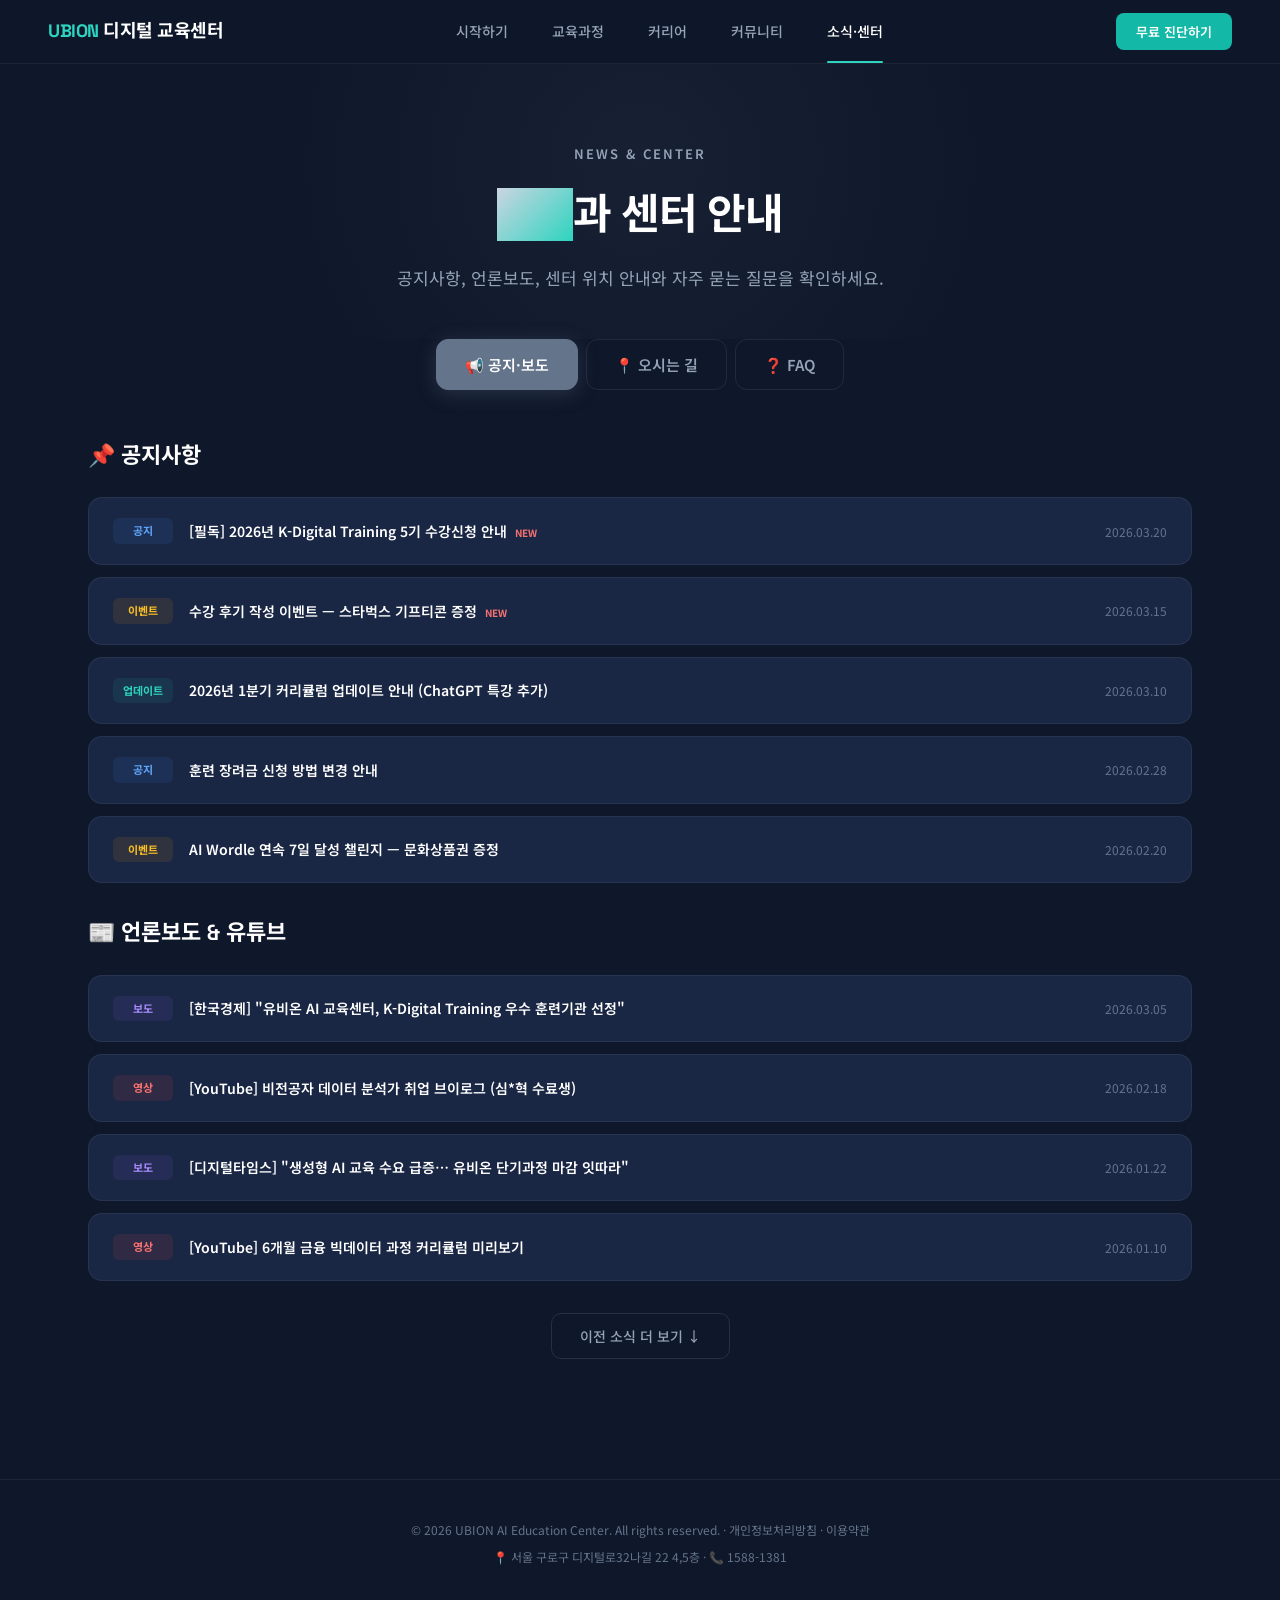
<file: ubion_news_center.html>
<!DOCTYPE html>
<html lang="ko">
<head>
<meta charset="UTF-8">
<meta name="viewport" content="width=device-width, initial-scale=1.0">
<title>소식·센터 | UBION AI 디지털 교육센터</title>
<link href="https://fonts.googleapis.com/css2?family=Noto+Sans+KR:wght@300;400;500;700;900&family=Space+Grotesk:wght@400;500;600;700&display=swap" rel="stylesheet">
<link rel="stylesheet" href="common.css">
<style>
/* ─── News Center Overrides ─── */
.page-hero::before { background: radial-gradient(circle, rgba(100,116,139,0.1), transparent 70%); }
.page-hero .sub { color: var(--slate-400); }
.page-hero h1 .acc { background: linear-gradient(135deg, var(--slate-300), var(--teal-400)); }
.tab-btn.active { background: var(--slate-500); border-color: var(--slate-500); color: var(--white); box-shadow: 0 4px 20px rgba(100,116,139,0.3); }

/* News List */
.section-title { font-family: var(--font-d); font-size: 22px; font-weight: 700; color: var(--white); margin-bottom: 24px; display: flex; align-items: center; gap: 8px; }
.news-list { display: flex; flex-direction: column; gap: 12px; margin-bottom: 32px; }
.news-item { display: flex; align-items: center; gap: 16px; padding: 20px 24px; background: var(--navy-800); border: 1px solid rgba(255,255,255,0.06); border-radius: 14px; transition: all .2s; cursor: pointer; text-decoration: none; }
.news-item:hover { border-color: rgba(255,255,255,0.12); transform: translateX(4px); }
.ni-badge { padding: 4px 10px; border-radius: 6px; font-size: 11px; font-weight: 700; flex-shrink: 0; min-width: 60px; text-align: center; }
.ni-badge.notice { background: rgba(59,130,246,0.1); color: var(--blue-400); }
.ni-badge.event { background: rgba(245,158,11,0.1); color: var(--amber-400); }
.ni-badge.update { background: rgba(20,184,166,0.1); color: var(--teal-400); }
.ni-badge.press { background: rgba(139,92,246,0.1); color: var(--purple-400); }
.ni-badge.youtube { background: rgba(239,68,68,0.1); color: var(--red-400); }
.ni-title { flex: 1; font-size: 14px; font-weight: 600; color: var(--white); }
.ni-date { font-size: 12px; color: var(--slate-500); flex-shrink: 0; }
.ni-new { font-size: 10px; font-weight: 700; color: var(--red-400); margin-left: 8px; }
.news-more { text-align: center; }
.news-more-btn { padding: 12px 28px; border-radius: 10px; border: 1px solid rgba(255,255,255,0.1); background: transparent; color: var(--slate-400); font-size: 14px; font-weight: 500; cursor: pointer; font-family: var(--font-b); transition: all .2s; }
.news-more-btn:hover { border-color: rgba(255,255,255,0.2); color: var(--white); }

/* Location */
.location-grid { display: grid; grid-template-columns: 1.2fr 0.8fr; gap: 24px; margin-bottom: 32px; }
.map-placeholder { width: 100%; height: 320px; border-radius: 16px; background: var(--navy-700); border: 1px solid rgba(255,255,255,0.06); display: flex; align-items: center; justify-content: center; color: var(--slate-500); font-size: 14px; flex-direction: column; gap: 8px; }
.map-placeholder .mp-icon { font-size: 48px; opacity: 0.4; }
.location-info { display: flex; flex-direction: column; gap: 12px; }
.li-card { padding: 20px; background: var(--navy-800); border: 1px solid rgba(255,255,255,0.06); border-radius: 14px; }
.li-card .li-label { font-size: 11px; color: var(--slate-500); font-weight: 600; letter-spacing: .5px; margin-bottom: 6px; }
.li-card .li-value { font-size: 14px; color: var(--white); font-weight: 500; line-height: 1.5; }
.li-card .li-value a { color: var(--teal-400); text-decoration: none; }
.li-card .li-value a:hover { text-decoration: underline; }

/* FAQ */
.faq-list { display: flex; flex-direction: column; gap: 10px; }
.faq-item { background: var(--navy-800); border: 1px solid rgba(255,255,255,0.06); border-radius: 14px; overflow: hidden; transition: border-color .2s; }
.faq-item.open { border-color: rgba(20,184,166,0.2); }
.faq-q { display: flex; align-items: center; justify-content: space-between; padding: 20px 24px; cursor: pointer; transition: background .2s; }
.faq-q:hover { background: rgba(255,255,255,0.02); }
.faq-q .fq-text { font-size: 15px; font-weight: 600; color: var(--white); display: flex; align-items: center; gap: 10px; }
.faq-q .fq-badge { font-size: 12px; font-weight: 700; color: var(--teal-400); }
.faq-q .fq-arrow { font-size: 18px; color: var(--slate-500); transition: transform .3s; }
.faq-item.open .fq-arrow { transform: rotate(180deg); }
.faq-a { display: none; padding: 0 24px 20px; font-size: 14px; color: var(--slate-400); line-height: 1.7; border-top: 1px solid rgba(255,255,255,0.04); padding-top: 16px; }
.faq-item.open .faq-a { display: block; animation: fadeUp .3s ease-out; }
.faq-a strong { color: var(--white); font-weight: 600; }
.footer { margin-top: 40px; }
</style>
</head>
<body>

<nav class="gnb">
  <a href="index.html" class="gnb-logo"><em>UBION</em> 디지털 교육센터</a>
  <ul class="gnb-menu">
    <li><a href="ubion_start_page.html">시작하기</a></li>
    <li><a href="ubion_courses_page.html">교육과정</a></li>
    <li><a href="ubion_career_page.html">커리어</a></li>
    <li><a href="ubion_community_page.html">커뮤니티</a></li>
    <li><a href="ubion_news_center.html" class="active">소식·센터</a></li>
  </ul>
  <button class="gnb-cta" onclick="location.href='ubion_start_page.html'">무료 진단하기</button>
</nav>

<section class="page-hero">
  <div class="sub">NEWS & CENTER</div>
  <h1><span class="acc">소식</span>과 센터 안내</h1>
  <p>공지사항, 언론보도, 센터 위치 안내와 자주 묻는 질문을 확인하세요.</p>
</section>

<div class="content">
  <div class="tab-bar">
    <button class="tab-btn active" onclick="switchTab(0)">📢 공지·보도</button>
    <button class="tab-btn" onclick="switchTab(1)">📍 오시는 길</button>
    <button class="tab-btn" onclick="switchTab(2)">❓ FAQ</button>
  </div>

  <!-- TAB 1: News -->
  <div class="tab-panel active" id="panel-0">
    <div class="section-title">📌 공지사항</div>
    <div class="news-list">
      <a class="news-item" href="#"><span class="ni-badge notice">공지</span><span class="ni-title">[필독] 2026년 K-Digital Training 5기 수강신청 안내<span class="ni-new">NEW</span></span><span class="ni-date">2026.03.20</span></a>
      <a class="news-item" href="#"><span class="ni-badge event">이벤트</span><span class="ni-title">수강 후기 작성 이벤트 — 스타벅스 기프티콘 증정<span class="ni-new">NEW</span></span><span class="ni-date">2026.03.15</span></a>
      <a class="news-item" href="#"><span class="ni-badge update">업데이트</span><span class="ni-title">2026년 1분기 커리큘럼 업데이트 안내 (ChatGPT 특강 추가)</span><span class="ni-date">2026.03.10</span></a>
      <a class="news-item" href="#"><span class="ni-badge notice">공지</span><span class="ni-title">훈련 장려금 신청 방법 변경 안내</span><span class="ni-date">2026.02.28</span></a>
      <a class="news-item" href="#"><span class="ni-badge event">이벤트</span><span class="ni-title">AI Wordle 연속 7일 달성 챌린지 — 문화상품권 증정</span><span class="ni-date">2026.02.20</span></a>
    </div>
    <div class="section-title">📰 언론보도 & 유튜브</div>
    <div class="news-list">
      <a class="news-item" href="#"><span class="ni-badge press">보도</span><span class="ni-title">[한국경제] "유비온 AI 교육센터, K-Digital Training 우수 훈련기관 선정"</span><span class="ni-date">2026.03.05</span></a>
      <a class="news-item" href="#"><span class="ni-badge youtube">영상</span><span class="ni-title">[YouTube] 비전공자 데이터 분석가 취업 브이로그 (심*혁 수료생)</span><span class="ni-date">2026.02.18</span></a>
      <a class="news-item" href="#"><span class="ni-badge press">보도</span><span class="ni-title">[디지털타임스] "생성형 AI 교육 수요 급증… 유비온 단기과정 마감 잇따라"</span><span class="ni-date">2026.01.22</span></a>
      <a class="news-item" href="#"><span class="ni-badge youtube">영상</span><span class="ni-title">[YouTube] 6개월 금융 빅데이터 과정 커리큘럼 미리보기</span><span class="ni-date">2026.01.10</span></a>
    </div>
    <div class="news-more"><button class="news-more-btn">이전 소식 더 보기 ↓</button></div>
  </div>

  <!-- TAB 2: Location -->
  <div class="tab-panel" id="panel-1">
    <div class="section-title">🏢 UBION AI 디지털 교육센터</div>
    <div class="location-grid">
      <div class="map-placeholder"><span class="mp-icon">🗺</span>지도 영역 (카카오맵/네이버맵 연동 예정)</div>
      <div class="location-info">
        <div class="li-card"><div class="li-label">주소</div><div class="li-value">서울특별시 구로구 디지털로32나길 22, 4·5층<br><span style="font-size:12px;color:var(--slate-500)">(구로동, 코오롱디지털타워빌란트2차)</span></div></div>
        <div class="li-card"><div class="li-label">전화번호</div><div class="li-value"><a href="tel:1588-1381">📞 1588-1381</a> (대표)<br><span style="font-size:12px;color:var(--slate-500)">평일 09:00~18:00 (점심 12:00~13:00)</span></div></div>
        <div class="li-card"><div class="li-label">교통편</div><div class="li-value">🚇 구로디지털단지역 2번 출구 도보 7분<br>🚌 버스 정류장 '구로디지털단지역' 하차</div></div>
        <div class="li-card"><div class="li-label">이메일</div><div class="li-value"><a href="mailto:edu@ubion.co.kr">edu@ubion.co.kr</a></div></div>
      </div>
    </div>
  </div>

  <!-- TAB 3: FAQ -->
  <div class="tab-panel" id="panel-2">
    <div class="section-title">자주 묻는 질문</div>
    <div class="faq-list" id="faq-list"></div>
  </div>
</div>

<footer class="footer">
  <p>© 2026 UBION AI Education Center. All rights reserved. · <a href="#">개인정보처리방침</a> · <a href="#">이용약관</a></p>
  <p style="margin-top:8px">📍 서울 구로구 디지털로32나길 22 4,5층 · 📞 1588-1381</p>
</footer>

<script src="common.js"></script>
<script>
const faqs = [
  { q: '수강료가 정말 무료인가요?', a: 'K-Digital Training 과정은 <strong>고용노동부 국비지원으로 교육비 전액이 무료</strong>입니다. 내일배움카드를 발급받으시면 자기부담금 0원으로 수강하실 수 있습니다. 단기 마스터클래스의 경우 내일배움카드를 통한 환급이 적용됩니다.' },
  { q: '비전공자도 수강할 수 있나요?', a: '네, <strong>비전공자 특화 커리큘럼</strong>으로 설계되어 있습니다. 코딩 경험이 없는 분도 Python 기초부터 시작하며, 1:1 보충 지도를 통해 레벨 차이를 해소합니다. 실제 수료생의 60% 이상이 비전공자 출신입니다.' },
  { q: '수강 후 취업은 어떻게 지원하나요?', a: '과정 수료 후 <strong>전담 취업매니저가 1:1로 배정</strong>됩니다. 이력서 클리닉, 포트폴리오 빌더, 모의면접 코칭을 지원하며, 40개 이상의 MOU 협력기업을 통한 채용 연계도 진행합니다. 취업 연계율은 92%입니다.' },
  { q: '훈련 장려금은 얼마인가요?', a: '<strong>월 최대 316,000원</strong>의 훈련 장려금이 별도로 지급됩니다 (출석률 80% 이상 시). 정확한 금액은 고용노동부 기준에 따라 변동될 수 있으며, HRD-NET에서 확인 가능합니다.' },
  { q: '온라인으로도 수강 가능한가요?', a: 'K-Digital Training 장기 과정은 <strong>오프라인(서울 구로 센터) 위주</strong>로 진행됩니다. 단기 마스터클래스 중 일부는 온라인+오프라인 병행으로 운영되므로, 각 과정 상세 페이지에서 확인해 주세요.' },
  { q: '수강 신청은 어떻게 하나요?', a: '① HRD-NET에서 <strong>내일배움카드 발급</strong> → ② 유비온 홈페이지에서 원하는 과정 선택 → ③ 온라인 신청서 작성 → ④ 사전 상담(전화) 후 등록 완료. 궁금하신 점은 1588-1381로 문의해 주세요.' },
  { q: '해커톤이나 커뮤니티 활동이 있나요?', a: '네! 매 기수마다 <strong>해커톤 형식의 팀 프로젝트</strong>를 진행하며, 커뮤니티 페이지에서 자료 마켓, AI Wordle, 매일 퀴즈 등 다양한 게이미피케이션 활동에 참여할 수 있습니다.' },
];

function renderFAQ() {
  document.getElementById('faq-list').innerHTML = faqs.map((f, i) => `
    <div class="faq-item" id="faq-${i}">
      <div class="faq-q" onclick="toggleFaq(${i})">
        <span class="fq-text"><span class="fq-badge">Q${i + 1}</span> ${f.q}</span>
        <span class="fq-arrow">▾</span>
      </div>
      <div class="faq-a">${f.a}</div>
    </div>
  `).join('');
}

function toggleFaq(idx) {
  const item = document.getElementById('faq-' + idx);
  const wasOpen = item.classList.contains('open');
  document.querySelectorAll('.faq-item').forEach(f => f.classList.remove('open'));
  if (!wasOpen) item.classList.add('open');
}

renderFAQ();
</script>
</body>
</html>
</file>
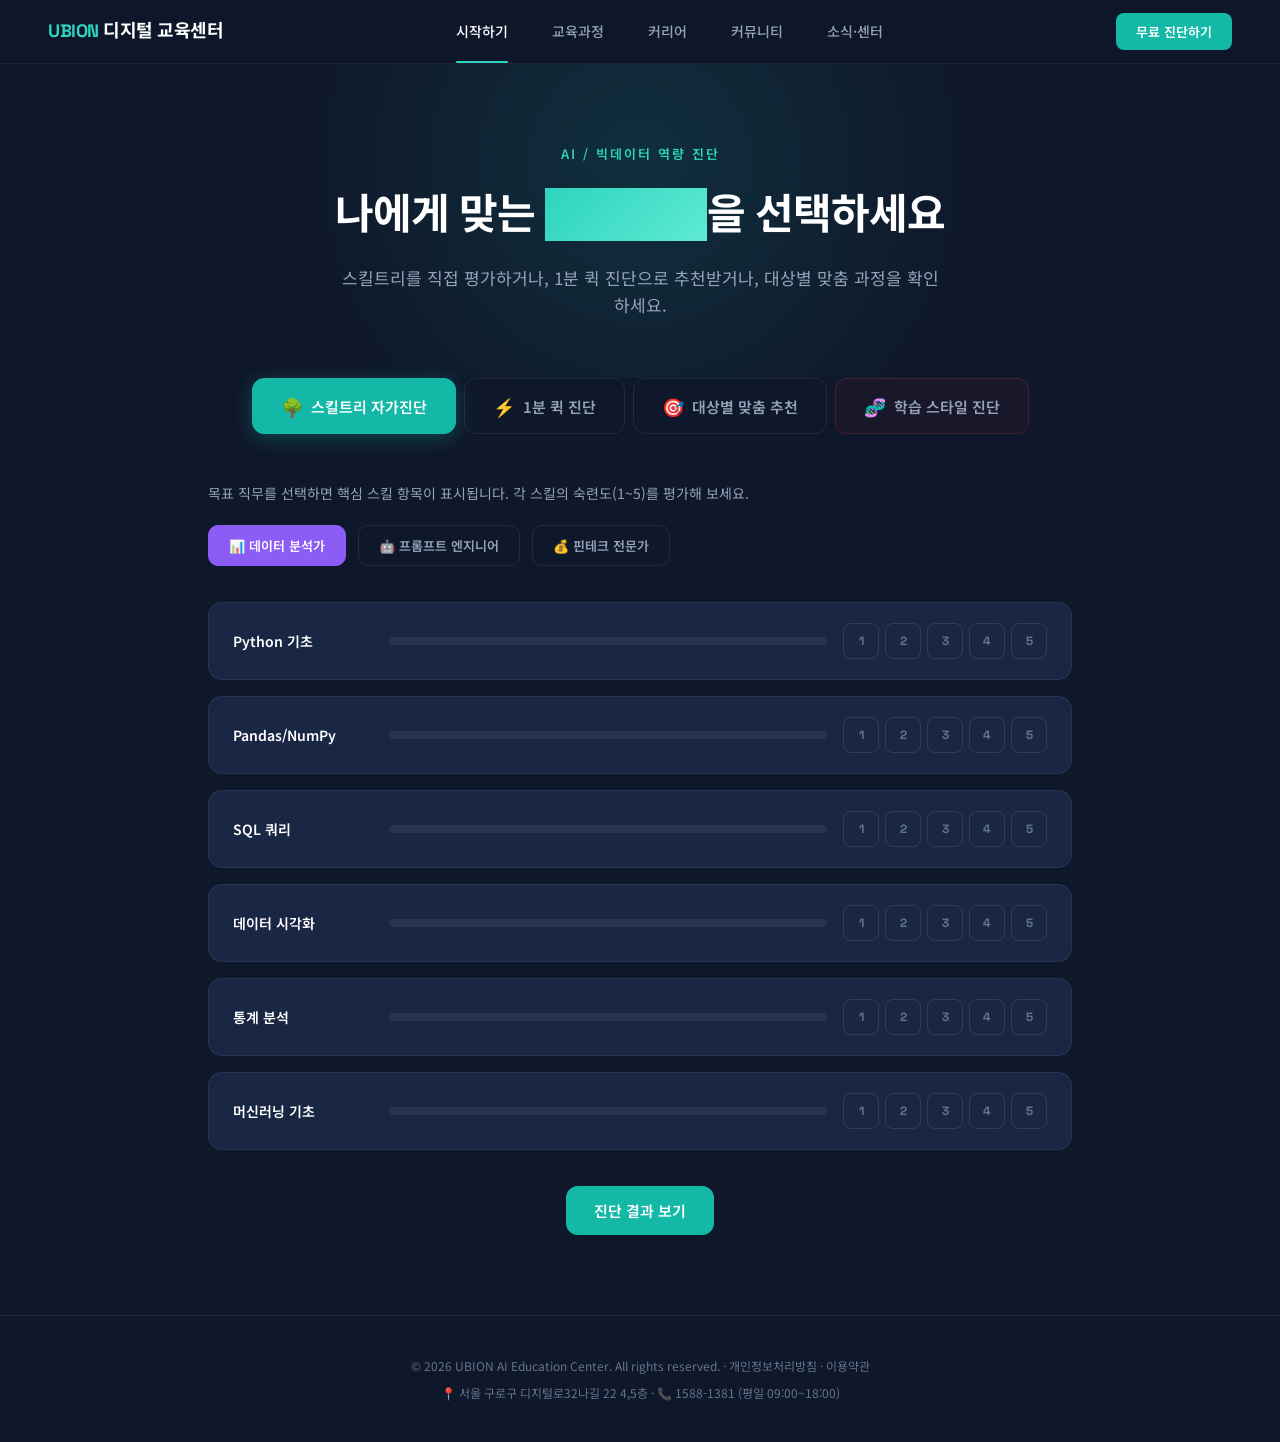
<file: ubion_start_page.html>
<!DOCTYPE html>
<html lang="ko">
<head>
<meta charset="UTF-8">
<meta name="viewport" content="width=device-width, initial-scale=1.0">
<title>시작하기 — AI 역량진단 | UBION 디지털 교육센터</title>
<link href="https://fonts.googleapis.com/css2?family=Noto+Sans+KR:wght@300;400;500;700;900&family=Space+Grotesk:wght@400;500;600;700&display=swap" rel="stylesheet">
<link rel="stylesheet" href="common.css">
<style>
/* ─── Start Page Overrides ─── */
.page-hero { padding-bottom: 60px; }
.page-hero::before { background: radial-gradient(circle, var(--teal-glow), transparent 70%); }
.page-hero .sub { color: var(--teal-400); }
.page-hero h1 .acc { background: linear-gradient(135deg, var(--teal-400), var(--teal-300)); }
.page-hero > p { max-width: 600px; }
.tab-bar { padding: 0 48px; position: relative; z-index: 2; }
.tab-btn .tab-icon { font-size: 18px; }
.tab-btn.active { background: var(--teal-500); border-color: var(--teal-500); color: var(--white); box-shadow: 0 4px 20px rgba(20,184,166,0.3); }
.tab-panel { max-width: 960px; margin: 0 auto; padding: 0 48px 80px; }

/* ─── Skill Tree ─── */
.skill-picker { display: flex; gap: 12px; margin-bottom: 36px; flex-wrap: wrap; }
.skill-job { padding: 10px 20px; border-radius: 10px; border: 1px solid rgba(255,255,255,0.08); background: transparent; color: var(--slate-400); font-size: 13px; font-weight: 600; font-family: var(--font-b); cursor: pointer; transition: all .2s; }
.skill-job:hover { border-color: rgba(139,92,246,0.3); color: var(--white); }
.skill-job.active { background: var(--purple-500); border-color: var(--purple-500); color: var(--white); }
.skill-grid { display: flex; flex-direction: column; gap: 16px; margin-bottom: 36px; }
.skill-row { display: flex; align-items: center; gap: 16px; background: var(--navy-800); border: 1px solid rgba(255,255,255,0.06); border-radius: 14px; padding: 20px 24px; transition: border-color .2s; }
.skill-row:hover { border-color: rgba(255,255,255,0.1); }
.skill-name { width: 140px; flex-shrink: 0; font-size: 14px; font-weight: 600; color: var(--white); }
.skill-bar-track { flex: 1; height: 8px; background: rgba(255,255,255,0.06); border-radius: 4px; overflow: hidden; }
.skill-bar-fill { height: 100%; border-radius: 4px; transition: width .4s ease; width: 0; }
.skill-level-btns { display: flex; gap: 6px; flex-shrink: 0; }
.skill-level-btn { width: 36px; height: 36px; border-radius: 8px; border: 1px solid rgba(255,255,255,0.1); background: transparent; color: var(--slate-500); font-size: 12px; font-weight: 700; cursor: pointer; transition: all .15s; font-family: var(--font-d); }
.skill-level-btn:hover { border-color: rgba(255,255,255,0.2); color: var(--white); }
.skill-level-btn.selected { border-color: var(--teal-500); background: var(--teal-500); color: var(--white); }
.skill-result { background: var(--navy-800); border: 1px solid rgba(255,255,255,0.06); border-radius: 20px; padding: 36px; display: none; }
.skill-result.show { display: block; animation: fadeUp .5s ease-out; }
.skill-result h3 { font-family: var(--font-d); font-size: 22px; font-weight: 700; color: var(--white); margin-bottom: 8px; }
.skill-result .summary { font-size: 15px; color: var(--slate-400); margin-bottom: 24px; line-height: 1.7; }
.skill-radar { display: flex; gap: 32px; align-items: flex-start; flex-wrap: wrap; }
.radar-chart { width: 280px; height: 280px; flex-shrink: 0; }
.skill-recommendations { flex: 1; min-width: 280px; }
.rec-card { background: rgba(255,255,255,0.03); border: 1px solid rgba(255,255,255,0.06); border-radius: 12px; padding: 18px 20px; margin-bottom: 12px; transition: border-color .2s; }
.rec-card:hover { border-color: rgba(20,184,166,0.3); }
.rec-card .rec-label { font-size: 11px; font-weight: 600; letter-spacing: .5px; margin-bottom: 6px; }
.rec-card .rec-label.weak { color: var(--red-400); }
.rec-card .rec-label.strong { color: var(--green-400); }
.rec-card .rec-title { font-size: 14px; font-weight: 600; color: var(--white); margin-bottom: 4px; }
.rec-card .rec-desc { font-size: 12px; color: var(--slate-500); }
.skill-cta { margin-top: 24px; text-align: center; }

/* ─── Quick Quiz ─── */
.quiz-container { max-width: 640px; margin: 0 auto; }
.quiz-progress { display: flex; gap: 8px; margin-bottom: 36px; }
.quiz-dot { flex: 1; height: 4px; border-radius: 2px; background: rgba(255,255,255,0.08); transition: background .3s; }
.quiz-dot.done { background: var(--teal-500); }
.quiz-dot.current { background: var(--teal-400); }
.quiz-card { background: var(--navy-800); border: 1px solid rgba(255,255,255,0.06); border-radius: 20px; padding: 40px 36px; }
.quiz-step { display: none; }
.quiz-step.active { display: block; animation: fadeUp .4s ease-out; }
.quiz-q-num { font-size: 12px; color: var(--teal-400); font-weight: 600; letter-spacing: 1px; margin-bottom: 12px; }
.quiz-question { font-family: var(--font-d); font-size: 22px; font-weight: 700; color: var(--white); margin-bottom: 28px; line-height: 1.4; }
.quiz-options { display: flex; flex-direction: column; gap: 10px; }
.quiz-opt { padding: 16px 20px; border: 1px solid rgba(255,255,255,0.08); border-radius: 12px; background: transparent; color: var(--slate-300); font-size: 15px; font-family: var(--font-b); cursor: pointer; transition: all .2s; text-align: left; display: flex; align-items: center; gap: 12px; }
.quiz-opt:hover { border-color: rgba(20,184,166,0.3); background: rgba(20,184,166,0.04); }
.quiz-opt.selected { border-color: var(--teal-500); background: rgba(20,184,166,0.08); color: var(--white); }
.quiz-opt .opt-marker { width: 24px; height: 24px; border-radius: 50%; border: 2px solid rgba(255,255,255,0.15); display: flex; align-items: center; justify-content: center; flex-shrink: 0; font-size: 12px; font-weight: 700; transition: all .2s; }
.quiz-opt.selected .opt-marker { border-color: var(--teal-500); background: var(--teal-500); color: var(--white); }
.quiz-nav { display: flex; justify-content: flex-end; margin-top: 24px; gap: 12px; }
.quiz-next { padding: 12px 28px; border-radius: 10px; border: none; font-size: 14px; font-weight: 600; cursor: pointer; font-family: var(--font-b); transition: all .2s; }
.quiz-next.primary { background: var(--teal-500); color: var(--white); }
.quiz-next.primary:hover { background: var(--teal-400); }
.quiz-next:disabled { opacity: 0.3; cursor: not-allowed; }
.quiz-result { display: none; text-align: center; }
.quiz-result.show { display: block; animation: fadeUp .5s ease-out; }
.quiz-result-icon { font-size: 56px; margin-bottom: 20px; }
.quiz-result h3 { font-family: var(--font-d); font-size: 26px; font-weight: 700; color: var(--white); margin-bottom: 12px; }
.quiz-result .result-subtitle { font-size: 16px; color: var(--slate-400); margin-bottom: 32px; }
.result-course { background: var(--navy-800); border: 1px solid rgba(20,184,166,0.2); border-radius: 16px; padding: 28px; text-align: left; margin-bottom: 16px; }
.result-course .rc-tag { font-size: 11px; color: var(--teal-400); font-weight: 600; letter-spacing: .5px; margin-bottom: 8px; }
.result-course h4 { font-size: 18px; font-weight: 700; color: var(--white); margin-bottom: 8px; }
.result-course p { font-size: 13px; color: var(--slate-400); margin-bottom: 16px; line-height: 1.6; }
.result-course .rc-footer { display: flex; justify-content: space-between; align-items: center; }
.result-course .rc-price { font-size: 18px; font-weight: 700; color: var(--teal-400); }
.result-course .rc-btn { padding: 10px 22px; border-radius: 8px; background: var(--teal-500); color: var(--white); border: none; font-size: 13px; font-weight: 600; cursor: pointer; font-family: var(--font-b); transition: background .2s; }
.result-course .rc-btn:hover { background: var(--teal-400); }
.quiz-retry { margin-top: 20px; padding: 12px 28px; border-radius: 10px; border: 1px solid rgba(255,255,255,0.1); background: transparent; color: var(--slate-400); font-size: 14px; font-weight: 500; cursor: pointer; font-family: var(--font-b); transition: all .2s; }
.quiz-retry:hover { border-color: rgba(255,255,255,0.2); color: var(--white); }

/* ─── Target Recommendation ─── */
.target-selector { display: flex; gap: 16px; margin-bottom: 40px; }
.target-opt { flex: 1; padding: 32px 24px; border-radius: 16px; border: 1px solid rgba(255,255,255,0.06); background: var(--navy-800); cursor: pointer; transition: all .3s; text-align: center; }
.target-opt:hover { border-color: rgba(255,255,255,0.12); transform: translateY(-2px); }
.target-opt.active { transform: translateY(-4px); }
.target-opt:nth-child(1).active { border-color: var(--teal-500); box-shadow: 0 4px 24px rgba(20,184,166,0.15); }
.target-opt:nth-child(2).active { border-color: var(--blue-500); box-shadow: 0 4px 24px rgba(59,130,246,0.15); }
.target-opt:nth-child(3).active { border-color: var(--amber-500); box-shadow: 0 4px 24px rgba(245,158,11,0.15); }
.target-opt .t-emoji { font-size: 36px; margin-bottom: 12px; display: block; }
.target-opt .t-title { font-size: 16px; font-weight: 700; color: var(--white); margin-bottom: 4px; }
.target-opt .t-desc { font-size: 12px; color: var(--slate-500); }
.target-detail { display: none; animation: fadeUp .5s ease-out; }
.target-detail.show { display: block; }
.target-detail-header { margin-bottom: 28px; }
.target-detail-header h3 { font-family: var(--font-d); font-size: 24px; font-weight: 700; color: var(--white); margin-bottom: 8px; }
.target-detail-header p { font-size: 15px; color: var(--slate-400); }
.target-courses { display: flex; flex-direction: column; gap: 14px; }
.tc-card { display: flex; align-items: center; gap: 20px; background: var(--navy-800); border: 1px solid rgba(255,255,255,0.06); border-radius: 14px; padding: 22px 24px; transition: all .2s; }
.tc-card:hover { border-color: rgba(255,255,255,0.12); }
.tc-icon { width: 52px; height: 52px; border-radius: 12px; display: flex; align-items: center; justify-content: center; font-size: 24px; flex-shrink: 0; }
.tc-info { flex: 1; }
.tc-info .tc-tag { font-size: 11px; font-weight: 600; letter-spacing: .5px; margin-bottom: 4px; }
.tc-info h4 { font-size: 16px; font-weight: 700; color: var(--white); margin-bottom: 4px; }
.tc-info p { font-size: 12px; color: var(--slate-500); }
.tc-action { flex-shrink: 0; }
.tc-btn { padding: 10px 20px; border-radius: 8px; border: none; font-size: 13px; font-weight: 600; cursor: pointer; font-family: var(--font-b); transition: all .2s; color: var(--white); }
.tc-btn:hover { transform: translateY(-1px); }

/* ─── Learning Style (MBTI-style) ─── */
.ls-intro { text-align: center; max-width: 640px; margin: 0 auto; }
.ls-provoke { display: inline-block; padding: 10px 24px; border-radius: 100px; background: linear-gradient(135deg, rgba(239,68,68,0.12), rgba(245,158,11,0.12)); border: 1px solid rgba(239,68,68,0.2); font-size: 14px; font-weight: 700; color: var(--red-400); margin-bottom: 24px; animation: pulse 3s infinite; }
.ls-intro h2 { font-family: var(--font-d); font-size: 28px; font-weight: 700; color: var(--white); margin-bottom: 12px; line-height: 1.4; }
.ls-intro h2 .fire { background: linear-gradient(135deg, #EF4444, #F59E0B); -webkit-background-clip: text; -webkit-text-fill-color: transparent; }
.ls-intro > p { font-size: 15px; color: var(--slate-400); margin-bottom: 32px; line-height: 1.6; }
.ls-start-btn { padding: 18px 48px; border-radius: 14px; border: none; background: linear-gradient(135deg, #EF4444, #F59E0B); color: var(--white); font-size: 17px; font-weight: 700; cursor: pointer; font-family: var(--font-b); transition: all .3s; box-shadow: 0 8px 32px rgba(239,68,68,0.3); }
.ls-start-btn:hover { transform: translateY(-2px) scale(1.02); box-shadow: 0 12px 40px rgba(239,68,68,0.4); }
.ls-badge-row { display: flex; justify-content: center; gap: 8px; margin-bottom: 24px; flex-wrap: wrap; }
.ls-badge-item { padding: 6px 14px; border-radius: 8px; background: rgba(255,255,255,0.04); border: 1px solid rgba(255,255,255,0.06); font-size: 12px; color: var(--slate-400); font-weight: 500; }

.ls-quiz { display: none; max-width: 680px; margin: 0 auto; }
.ls-quiz.show { display: block; animation: fadeUp .5s ease-out; }
.ls-progress { display: flex; gap: 3px; margin-bottom: 12px; }
.ls-progress-bar { flex: 1; height: 6px; border-radius: 3px; background: rgba(255,255,255,0.06); overflow: hidden; }
.ls-progress-fill { height: 100%; border-radius: 3px; background: linear-gradient(90deg, #EF4444, #F59E0B); transition: width .4s ease; width: 0; }
.ls-axis-label { font-size: 12px; font-weight: 600; color: var(--amber-400); letter-spacing: 1px; margin-bottom: 24px; text-align: center; }
.ls-q-card { background: var(--navy-800); border: 1px solid rgba(255,255,255,0.06); border-radius: 20px; padding: 40px 36px; }
.ls-q-num { font-size: 12px; color: var(--slate-500); font-weight: 600; margin-bottom: 8px; }
.ls-q-text { font-family: var(--font-d); font-size: 20px; font-weight: 700; color: var(--white); margin-bottom: 28px; line-height: 1.5; }
.ls-choices { display: grid; grid-template-columns: 1fr 1fr; gap: 14px; }
.ls-choice { padding: 24px 20px; border: 2px solid rgba(255,255,255,0.06); border-radius: 16px; background: transparent; cursor: pointer; transition: all .3s; text-align: center; }
.ls-choice:hover { border-color: rgba(255,255,255,0.15); background: rgba(255,255,255,0.02); transform: translateY(-2px); }
.ls-choice.selected { border-color: var(--amber-500); background: rgba(245,158,11,0.06); box-shadow: 0 4px 20px rgba(245,158,11,0.15); transform: translateY(-3px); }
.ls-choice-emoji { font-size: 32px; margin-bottom: 12px; display: block; }
.ls-choice-title { font-size: 15px; font-weight: 700; color: var(--white); margin-bottom: 6px; font-family: var(--font-b); }
.ls-choice-desc { font-size: 12px; color: var(--slate-500); line-height: 1.5; font-family: var(--font-b); }
.ls-vs { display: flex; align-items: center; justify-content: center; font-family: var(--font-d); font-size: 18px; font-weight: 700; color: var(--red-400); padding: 0 8px; }

.ls-result { display: none; text-align: center; max-width: 680px; margin: 0 auto; }
.ls-result.show { display: block; animation: fadeUp .6s ease-out; }
.ls-result-badge { display: inline-block; padding: 8px 20px; border-radius: 100px; background: rgba(245,158,11,0.1); border: 1px solid rgba(245,158,11,0.2); font-size: 13px; font-weight: 600; color: var(--amber-400); margin-bottom: 20px; }
.ls-type-reveal { margin-bottom: 24px; }
.ls-type-letters { display: flex; justify-content: center; gap: 10px; margin-bottom: 16px; }
.ls-letter { width: 72px; height: 72px; border-radius: 16px; display: flex; align-items: center; justify-content: center; font-family: var(--font-d); font-size: 36px; font-weight: 700; color: var(--white); animation: letterPop .5s ease-out both; }
.ls-letter:nth-child(1) { background: linear-gradient(135deg, #EF4444, #F97316); animation-delay: .1s; }
.ls-letter:nth-child(2) { background: linear-gradient(135deg, #F59E0B, #FBBF24); animation-delay: .3s; }
.ls-letter:nth-child(3) { background: linear-gradient(135deg, #3B82F6, #60A5FA); animation-delay: .5s; }
.ls-letter:nth-child(4) { background: linear-gradient(135deg, #8B5CF6, #A78BFA); animation-delay: .7s; }
@keyframes letterPop { from { opacity:0; transform:scale(0) rotateY(180deg); } to { opacity:1; transform:scale(1) rotateY(0); } }
.ls-type-name { font-family: var(--font-d); font-size: 28px; font-weight: 700; color: var(--white); margin-bottom: 8px; }
.ls-type-desc { font-size: 15px; color: var(--slate-400); line-height: 1.7; margin-bottom: 32px; max-width: 560px; margin-left: auto; margin-right: auto; }
.ls-axes-detail { display: grid; grid-template-columns: 1fr 1fr; gap: 12px; margin-bottom: 32px; text-align: left; }
.ls-axis-card { padding: 18px 20px; border-radius: 14px; background: var(--navy-800); border: 1px solid rgba(255,255,255,0.06); }
.ls-axis-card .la-label { font-size: 11px; font-weight: 700; letter-spacing: .5px; margin-bottom: 6px; }
.ls-axis-card .la-type { font-size: 15px; font-weight: 700; color: var(--white); margin-bottom: 4px; }
.ls-axis-card .la-desc { font-size: 12px; color: var(--slate-500); line-height: 1.5; }
.ls-recommend { background: linear-gradient(135deg, rgba(245,158,11,0.06), rgba(239,68,68,0.06)); border: 1px solid rgba(245,158,11,0.15); border-radius: 16px; padding: 28px; text-align: left; margin-bottom: 24px; }
.ls-recommend h4 { font-size: 16px; font-weight: 700; color: var(--white); margin-bottom: 8px; }
.ls-recommend p { font-size: 13px; color: var(--slate-400); line-height: 1.6; }
.ls-share-row { display: flex; justify-content: center; gap: 12px; margin-top: 20px; }
.ls-share-btn { padding: 12px 24px; border-radius: 10px; border: 1px solid rgba(255,255,255,0.1); background: transparent; color: var(--slate-300); font-size: 14px; font-weight: 500; cursor: pointer; font-family: var(--font-b); transition: all .2s; }
.ls-share-btn:hover { border-color: rgba(255,255,255,0.2); color: var(--white); }
.ls-share-btn.primary { background: linear-gradient(135deg, #EF4444, #F59E0B); border: none; color: var(--white); font-weight: 600; }
.ls-share-btn.primary:hover { transform: translateY(-1px); box-shadow: 0 6px 24px rgba(239,68,68,0.3); }
</style>
</head>
<body>

<!-- GNB -->
<nav class="gnb">
  <a href="index.html" class="gnb-logo"><em>UBION</em> 디지털 교육센터</a>
  <ul class="gnb-menu">
    <li><a href="ubion_start_page.html" class="active">시작하기</a></li>
    <li><a href="ubion_courses_page.html">교육과정</a></li>
    <li><a href="ubion_career_page.html">커리어</a></li>
    <li><a href="ubion_community_page.html">커뮤니티</a></li>
    <li><a href="ubion_news_center.html">소식·센터</a></li>
  </ul>
  <button class="gnb-cta" onclick="location.href='ubion_start_page.html'">무료 진단하기</button>
</nav>

<!-- Hero -->
<section class="page-hero">
  <div class="sub">AI / 빅데이터 역량 진단</div>
  <h1>나에게 맞는 <span class="acc">진단 방식</span>을 선택하세요</h1>
  <p>스킬트리를 직접 평가하거나, 1분 퀵 진단으로 추천받거나, 대상별 맞춤 과정을 확인하세요.</p>
</section>

<!-- Tab Bar -->
<div class="tab-bar">
  <button class="tab-btn active" onclick="switchTab(0)"><span class="tab-icon">🌳</span> 스킬트리 자가진단</button>
  <button class="tab-btn" onclick="switchTab(1)"><span class="tab-icon">⚡</span> 1분 퀵 진단</button>
  <button class="tab-btn" onclick="switchTab(2)"><span class="tab-icon">🎯</span> 대상별 맞춤 추천</button>
  <button class="tab-btn" onclick="switchTab(3)" style="border-color:rgba(239,68,68,0.2);background:rgba(239,68,68,0.04)"><span class="tab-icon">🧬</span> 학습 스타일 진단</button>
</div>

<!-- ═══ TAB 1: Skill Tree ═══ -->
<div class="tab-panel active" id="panel-0">
  <p style="font-size:14px;color:var(--slate-400);margin-bottom:20px">목표 직무를 선택하면 핵심 스킬 항목이 표시됩니다. 각 스킬의 숙련도(1~5)를 평가해 보세요.</p>
  <div class="skill-picker">
    <button class="skill-job active" onclick="pickJob(0)">📊 데이터 분석가</button>
    <button class="skill-job" onclick="pickJob(1)">🤖 프롬프트 엔지니어</button>
    <button class="skill-job" onclick="pickJob(2)">💰 핀테크 전문가</button>
  </div>
  <div class="skill-grid" id="skill-grid"></div>
  <div style="text-align:center">
    <button class="btn-primary" onclick="showSkillResult()" id="skill-submit-btn" disabled>진단 결과 보기</button>
  </div>
  <div class="skill-result" id="skill-result">
    <h3 id="sr-title"></h3>
    <p class="summary" id="sr-summary"></p>
    <div class="skill-radar">
      <canvas id="radar-canvas" class="radar-chart" width="280" height="280"></canvas>
      <div class="skill-recommendations" id="sr-recs"></div>
    </div>
    <div class="skill-cta">
      <a href="ubion_courses_page.html" class="btn-primary" style="margin-top:20px">📖 추천 과정 상세보기</a>
    </div>
  </div>
</div>

<!-- ═══ TAB 2: Quick Quiz ═══ -->
<div class="tab-panel" id="panel-1">
  <div class="quiz-container">
    <div class="quiz-progress" id="quiz-progress">
      <div class="quiz-dot current"></div>
      <div class="quiz-dot"></div>
      <div class="quiz-dot"></div>
      <div class="quiz-dot"></div>
    </div>
    <div class="quiz-card">
      <div id="quiz-steps"></div>
    </div>
    <div class="quiz-result" id="quiz-result"></div>
  </div>
</div>

<!-- ═══ TAB 3: Target Recommendation ═══ -->
<div class="tab-panel" id="panel-2">
  <div class="target-selector">
    <div class="target-opt" onclick="pickTarget(0)">
      <span class="t-emoji">🌱</span>
      <div class="t-title">취업 준비생 · 학생</div>
      <div class="t-desc">포트폴리오 완성 → 취업</div>
    </div>
    <div class="target-opt" onclick="pickTarget(1)">
      <span class="t-emoji">💼</span>
      <div class="t-title">재직자 · 실무자</div>
      <div class="t-desc">업무 AI 활용 스킬업</div>
    </div>
    <div class="target-opt" onclick="pickTarget(2)">
      <span class="t-emoji">🏢</span>
      <div class="t-title">기업 교육 담당자</div>
      <div class="t-desc">조직 맞춤 DX 교육</div>
    </div>
  </div>
  <div id="target-details"></div>
</div>

<!-- ═══ TAB 4: Learning Style (MBTI) ═══ -->
<div class="tab-panel" id="panel-3">
  <!-- Intro -->
  <div class="ls-intro" id="ls-intro">
    <div class="ls-provoke">🔥 MBTI에는 그렇게 공을 들이면서, 역량 진단에는 5분도 못 쓴다고?</div>
    <h2>당신의 <span class="fire">학습 DNA</span>를 해부합니다.</h2>
    <p>12개 질문, 4개 축, 16가지 유형.<br>MBTI처럼 4글자 코드로 나만의 학습 스타일을 찾아보세요.<br>이걸 모르면 아무리 좋은 강의도 <strong style="color:var(--white)">절반만 흡수</strong>됩니다.</p>
    <div class="ls-badge-row">
      <span class="ls-badge-item">📊 정보 습득 방식</span>
      <span class="ls-badge-item">⏱ 학습 리듬</span>
      <span class="ls-badge-item">👥 학습 환경</span>
      <span class="ls-badge-item">🎯 지식 활용</span>
    </div>
    <button class="ls-start-btn" onclick="startLSQuiz()">나의 학습 유형 알아보기 →</button>
    <p style="font-size:12px;color:var(--slate-500);margin-top:16px">⏱ 약 3분 소요 · 결과 즉시 확인</p>
  </div>
  <!-- Quiz -->
  <div class="ls-quiz" id="ls-quiz">
    <div class="ls-progress"><div class="ls-progress-bar"><div class="ls-progress-fill" id="ls-progress"></div></div></div>
    <div class="ls-axis-label" id="ls-axis-label"></div>
    <div class="ls-q-card" id="ls-q-card"></div>
  </div>
  <!-- Result -->
  <div class="ls-result" id="ls-result"></div>
</div>

<!-- Footer -->
<footer class="footer">
  <p>© 2026 UBION AI Education Center. All rights reserved. · <a href="#">개인정보처리방침</a> · <a href="#">이용약관</a></p>
  <p style="margin-top:8px">📍 서울 구로구 디지털로32나길 22 4,5층 · 📞 1588-1381 (평일 09:00~18:00)</p>
</footer>

<script src="common.js"></script>
<script>
// ─── SKILL TREE ───
const jobData = [
  { name:'데이터 분석가', skills:['Python 기초','Pandas/NumPy','SQL 쿼리','데이터 시각화','통계 분석','머신러닝 기초'] },
  { name:'프롬프트 엔지니어', skills:['ChatGPT 활용','프롬프트 설계','LLM 이해','API 연동','자동화 워크플로우','평가/최적화'] },
  { name:'핀테크 전문가', skills:['금융 데이터 이해','Python 기초','리스크 분석','데이터 시각화','SQL 쿼리','규제/컴플라이언스'] }
];
const skillColors = ['#14B8A6','#8B5CF6','#3B82F6','#F59E0B','#F97316','#EF4444'];
let currentJob = 0;
let skillLevels = {};

function pickJob(idx) {
  currentJob = idx;
  skillLevels = {};
  document.querySelectorAll('.skill-job').forEach((b,i)=>b.classList.toggle('active',i===idx));
  document.getElementById('skill-result').classList.remove('show');
  document.getElementById('skill-submit-btn').disabled = true;
  renderSkills();
}

function renderSkills() {
  const grid = document.getElementById('skill-grid');
  const skills = jobData[currentJob].skills;
  grid.innerHTML = skills.map((s,i) => `
    <div class="skill-row">
      <div class="skill-name">${s}</div>
      <div class="skill-bar-track"><div class="skill-bar-fill" id="bar-${i}" style="background:${skillColors[i]}"></div></div>
      <div class="skill-level-btns">
        ${[1,2,3,4,5].map(l=>`<button class="skill-level-btn" onclick="setLevel(${i},${l})">${l}</button>`).join('')}
      </div>
    </div>
  `).join('');
}

function setLevel(skillIdx, level) {
  skillLevels[skillIdx] = level;
  const row = document.querySelectorAll('.skill-row')[skillIdx];
  row.querySelectorAll('.skill-level-btn').forEach((b,i)=>b.classList.toggle('selected',i<level));
  document.getElementById('bar-'+skillIdx).style.width = (level*20)+'%';
  const allSet = jobData[currentJob].skills.length === Object.keys(skillLevels).length;
  document.getElementById('skill-submit-btn').disabled = !allSet;
}

function showSkillResult() {
  const skills = jobData[currentJob].skills;
  const levels = skills.map((_,i) => skillLevels[i] || 0);
  const avg = levels.reduce((a,b)=>a+b,0)/levels.length;
  const weakest = levels.indexOf(Math.min(...levels));
  const strongest = levels.indexOf(Math.max(...levels));

  document.getElementById('sr-title').textContent =
    avg >= 4 ? '🎉 이미 실력자이시군요!' :
    avg >= 2.5 ? '💪 기초는 갖추셨네요, 한 단계 더!' :
    '🌱 시작이 반! 체계적으로 성장할 차례입니다.';

  document.getElementById('sr-summary').textContent =
    `${jobData[currentJob].name} 직무의 6개 핵심 역량 평균 숙련도는 ${avg.toFixed(1)}/5 입니다. ` +
    `가장 보완이 필요한 영역은 "${skills[weakest]}"이며, "${skills[strongest]}"은(는) 강점입니다.`;

  drawRadar(levels, skills);

  const recs = document.getElementById('sr-recs');
  const sorted = levels.map((l,i)=>({l,i})).sort((a,b)=>a.l-b.l);
  recs.innerHTML = `
    <div class="rec-card">
      <div class="rec-label weak">▼ 보완 필요</div>
      <div class="rec-title">${skills[sorted[0].i]}</div>
      <div class="rec-desc">현재 ${sorted[0].l}/5 — 이 영역을 집중 학습하면 직무 역량이 크게 향상됩니다.</div>
    </div>
    <div class="rec-card">
      <div class="rec-label weak">▼ 보완 필요</div>
      <div class="rec-title">${skills[sorted[1].i]}</div>
      <div class="rec-desc">현재 ${sorted[1].l}/5 — 기초 과정부터 차근차근 채워보세요.</div>
    </div>
    <div class="rec-card">
      <div class="rec-label strong">▲ 강점</div>
      <div class="rec-title">${skills[sorted[sorted.length-1].i]}</div>
      <div class="rec-desc">현재 ${sorted[sorted.length-1].l}/5 — 이 강점을 살린 프로젝트로 포트폴리오를 만들어 보세요.</div>
    </div>
  `;

  document.getElementById('skill-result').classList.add('show');
  document.getElementById('skill-result').scrollIntoView({behavior:'smooth', block:'start'});
}

function drawRadar(levels, labels) {
  const canvas = document.getElementById('radar-canvas');
  const ctx = canvas.getContext('2d');
  const W = 280, H = 280, cx = W/2, cy = H/2, R = 100;
  ctx.clearRect(0,0,W,H);
  const n = levels.length;
  const angleStep = (Math.PI*2)/n;
  for (let ring=1; ring<=5; ring++) {
    const r = R*ring/5;
    ctx.beginPath();
    for (let i=0;i<=n;i++) {
      const a = -Math.PI/2 + i*angleStep;
      const x=cx+r*Math.cos(a), y=cy+r*Math.sin(a);
      i===0?ctx.moveTo(x,y):ctx.lineTo(x,y);
    }
    ctx.strokeStyle='rgba(255,255,255,0.06)';ctx.lineWidth=1;ctx.stroke();
  }
  for (let i=0;i<n;i++) {
    const a=-Math.PI/2+i*angleStep;
    ctx.beginPath();ctx.moveTo(cx,cy);
    ctx.lineTo(cx+R*Math.cos(a),cy+R*Math.sin(a));
    ctx.strokeStyle='rgba(255,255,255,0.06)';ctx.stroke();
  }
  ctx.beginPath();
  levels.forEach((l,i)=>{
    const a=-Math.PI/2+i*angleStep, r=R*l/5;
    const x=cx+r*Math.cos(a), y=cy+r*Math.sin(a);
    i===0?ctx.moveTo(x,y):ctx.lineTo(x,y);
  });
  ctx.closePath();
  ctx.fillStyle='rgba(20,184,166,0.15)';ctx.fill();
  ctx.strokeStyle='#14B8A6';ctx.lineWidth=2;ctx.stroke();
  levels.forEach((l,i)=>{
    const a=-Math.PI/2+i*angleStep, r=R*l/5;
    ctx.beginPath();ctx.arc(cx+r*Math.cos(a),cy+r*Math.sin(a),4,0,Math.PI*2);
    ctx.fillStyle='#14B8A6';ctx.fill();
  });
  ctx.font='500 11px "Noto Sans KR"';ctx.fillStyle='#94A3B8';ctx.textAlign='center';
  labels.forEach((label,i)=>{
    const a=-Math.PI/2+i*angleStep, r=R+22;
    let x=cx+r*Math.cos(a), y=cy+r*Math.sin(a)+4;
    ctx.fillText(label,x,y);
  });
}

renderSkills();

// ─── QUICK QUIZ ───
const quizData = [
  { q:'현재 코딩 경험이 어느 정도인가요?', opts:['전혀 없음 (완전 비전공자)','간단한 엑셀 함수 정도','Python/SQL 기초 학습 경험 있음','실무에서 코드를 작성해본 적 있음'] },
  { q:'AI/데이터를 배우는 가장 큰 목적은?', opts:['취업 및 이직 준비','현재 업무에 AI 도구 활용','자격증 취득 (ADsP, SQLD 등)','창업/사이드 프로젝트'] },
  { q:'교육에 투자할 수 있는 기간은?', opts:['1~2주 단기 집중','1~3개월 중기','4~6개월 장기 (국비과정)','주말/저녁 시간만 가능'] },
  { q:'가장 관심 있는 분야는?', opts:['데이터 분석 / 시각화','생성형 AI (ChatGPT 등) 활용','금융/핀테크 데이터','웹개발 / AI 서비스 개발'] }
];
let quizAnswers = [];
let quizStep = 0;

function renderQuiz() {
  const container = document.getElementById('quiz-steps');
  container.innerHTML = quizData.map((q,qi) => `
    <div class="quiz-step ${qi===0?'active':''}">
      <div class="quiz-q-num">Q${qi+1} / ${quizData.length}</div>
      <div class="quiz-question">${q.q}</div>
      <div class="quiz-options">
        ${q.opts.map((o,oi)=>`
          <button class="quiz-opt" onclick="selectQuizOpt(${qi},${oi})">
            <span class="opt-marker">${String.fromCharCode(65+oi)}</span>
            ${o}
          </button>
        `).join('')}
      </div>
      <div class="quiz-nav">
        <button class="quiz-next primary" id="quiz-next-${qi}" onclick="nextQuiz(${qi})" disabled>
          ${qi===quizData.length-1?'결과 보기':'다음 →'}
        </button>
      </div>
    </div>
  `).join('');
}

function selectQuizOpt(qIdx, oIdx) {
  quizAnswers[qIdx] = oIdx;
  const step = document.querySelectorAll('.quiz-step')[qIdx];
  step.querySelectorAll('.quiz-opt').forEach((b,i)=>b.classList.toggle('selected',i===oIdx));
  document.getElementById('quiz-next-'+qIdx).disabled = false;
}

function nextQuiz(qIdx) {
  if (qIdx === quizData.length-1) { showQuizResult(); return; }
  quizStep = qIdx+1;
  document.querySelectorAll('.quiz-step').forEach((s,i)=>s.classList.toggle('active',i===quizStep));
  const dots = document.querySelectorAll('.quiz-dot');
  dots.forEach((d,i)=>{
    d.className='quiz-dot';
    if(i<quizStep) d.classList.add('done');
    if(i===quizStep) d.classList.add('current');
  });
}

function showQuizResult() {
  document.querySelector('.quiz-card').style.display='none';
  document.querySelector('.quiz-progress').style.display='none';
  const r = document.getElementById('quiz-result');
  const coding = quizAnswers[0]||0;
  const purpose = quizAnswers[1]||0;
  const duration = quizAnswers[2]||0;
  let course, tag, desc, price;
  if (duration >= 2 && coding <= 1) {
    course='빅데이터를 활용한 디지털금융 전문가 과정';
    tag='#K-Digital Training · 국비지원';
    desc='비전공자도 6개월간 Python, SQL, 데이터 분석, 머신러닝까지 체계적으로 배울 수 있는 장기 과정입니다. 포트폴리오 + 취업 컨설팅까지 지원합니다.';
    price='0원 (전액 국비지원)';
  } else if (purpose === 1 || duration <= 1) {
    course='생성형 AI (ChatGPT) 업무 자동화 마스터';
    tag='#단기 마스터클래스 · 내일배움카드';
    desc='2주 집중 과정으로 ChatGPT, Copilot 등 생성형 AI를 실무에 바로 활용하는 방법을 배웁니다. 프롬프트 엔지니어링부터 업무 자동화까지.';
    price='내일배움카드 지원 적용시 환급';
  } else {
    course='빅데이터를 활용한 디지털금융 전문가 과정';
    tag='#K-Digital Training · 국비지원';
    desc='데이터 분석의 기초부터 실전 프로젝트까지, 금융 도메인에 특화된 빅데이터 전문가로 성장할 수 있습니다.';
    price='0원 (전액 국비지원)';
  }
  r.innerHTML = `
    <div class="quiz-result-icon">🎯</div>
    <h3>당신에게 딱 맞는 과정을 찾았습니다!</h3>
    <p class="result-subtitle">답변 분석 결과, 아래 과정을 추천드립니다.</p>
    <div class="result-course">
      <div class="rc-tag">${tag}</div>
      <h4>${course}</h4>
      <p>${desc}</p>
      <div class="rc-footer">
        <span class="rc-price">${price}</span>
        <button class="rc-btn">수강신청 하러가기</button>
      </div>
    </div>
    <button class="quiz-retry" onclick="resetQuiz()">↻ 다시 진단하기</button>
  `;
  r.classList.add('show');
}

function resetQuiz() {
  quizStep=0; quizAnswers=[];
  document.querySelector('.quiz-card').style.display='';
  document.querySelector('.quiz-progress').style.display='';
  document.getElementById('quiz-result').classList.remove('show');
  document.getElementById('quiz-result').innerHTML='';
  renderQuiz();
  const dots=document.querySelectorAll('.quiz-dot');
  dots.forEach((d,i)=>{d.className='quiz-dot';if(i===0)d.classList.add('current')});
}

renderQuiz();

// ─── TARGET RECOMMENDATION ───
const targetData = [
  {
    emoji:'🌱', title:'취업 준비생을 위한 추천 과정',
    desc:'비전공자도 6개월이면 데이터 분석가로 취업할 수 있습니다. 100% 국비지원으로 비용 부담 제로.',
    courses:[
      {icon:'📊',iconBg:'rgba(20,184,166,0.1)',tag:'K-Digital Training',tagColor:'var(--teal-400)',name:'빅데이터를 활용한 디지털금융 전문가 과정',desc:'6개월 · 전액 국비지원 · 포트폴리오 완성',btnBg:'var(--teal-500)',btnHover:'var(--teal-400)'},
      {icon:'🧠',iconBg:'rgba(139,92,246,0.1)',tag:'자격증 대비',tagColor:'var(--purple-400)',name:'ADsP + SQLD 자격증 취득 준비반',desc:'4주 집중 · 기출 분석 · 합격 보장 프로그램',btnBg:'var(--purple-500)',btnHover:'var(--purple-400)'},
      {icon:'💼',iconBg:'rgba(59,130,246,0.1)',tag:'취업 연계',tagColor:'var(--blue-400)',name:'1:1 포트폴리오 클리닉 + 면접 코칭',desc:'수료 후 전담 매니저 배정 · MOU 기업 연계',btnBg:'var(--blue-500)',btnHover:'var(--blue-400)'}
    ]
  },
  {
    emoji:'💼', title:'재직자를 위한 추천 과정',
    desc:'야근 없는 실무를 만드는 AI 자동화. 내일배움카드로 수강료 환급.',
    courses:[
      {icon:'🤖',iconBg:'rgba(245,158,11,0.1)',tag:'단기 마스터클래스',tagColor:'var(--amber-400)',name:'생성형 AI (ChatGPT) 업무 자동화 마스터',desc:'2주 · 내일배움카드 지원 · 야간/주말반',btnBg:'var(--amber-500)',btnHover:'var(--amber-400)'},
      {icon:'📈',iconBg:'rgba(20,184,166,0.1)',tag:'실무 활용',tagColor:'var(--teal-400)',name:'Excel → Python 데이터 분석 전환 과정',desc:'4주 · 비전공 재직자 특화 커리큘럼',btnBg:'var(--teal-500)',btnHover:'var(--teal-400)'},
      {icon:'⚡',iconBg:'rgba(139,92,246,0.1)',tag:'업스킬링',tagColor:'var(--purple-400)',name:'업무 보고서 AI 자동 생성 워크숍',desc:'1일 · 실습 중심 · 결과물 즉시 활용 가능',btnBg:'var(--purple-500)',btnHover:'var(--purple-400)'}
    ]
  },
  {
    emoji:'🏢', title:'기업 교육을 위한 맞춤 솔루션',
    desc:'조직 규모와 목표에 맞는 커스텀 DX 교육 프로그램을 설계합니다.',
    courses:[
      {icon:'🏗️',iconBg:'rgba(59,130,246,0.1)',tag:'맞춤 설계',tagColor:'var(--blue-400)',name:'기업 맞춤형 AI/DX 교육 프로그램',desc:'조직 진단 → 커리큘럼 설계 → 강사 배정',btnBg:'var(--blue-500)',btnHover:'var(--blue-400)'},
      {icon:'👥',iconBg:'rgba(245,158,11,0.1)',tag:'그룹 교육',tagColor:'var(--amber-400)',name:'부서별 AI 리터러시 워크숍',desc:'반일/전일 · 20~50인 그룹 · 실습 포함',btnBg:'var(--amber-500)',btnHover:'var(--amber-400)'},
      {icon:'📞',iconBg:'rgba(20,184,166,0.1)',tag:'상담 예약',tagColor:'var(--teal-400)',name:'무료 교육 컨설팅 상담',desc:'니즈 파악 → 견적 → 시범 강의 제공',btnBg:'var(--teal-500)',btnHover:'var(--teal-400)'}
    ]
  }
];

function pickTarget(idx) {
  document.querySelectorAll('.target-opt').forEach((o,i)=>o.classList.toggle('active',i===idx));
  const d = targetData[idx];
  const container = document.getElementById('target-details');
  container.innerHTML = `
    <div class="target-detail show">
      <div class="target-detail-header">
        <h3>${d.emoji} ${d.title}</h3>
        <p>${d.desc}</p>
      </div>
      <div class="target-courses">
        ${d.courses.map(c=>`
          <div class="tc-card">
            <div class="tc-icon" style="background:${c.iconBg}">${c.icon}</div>
            <div class="tc-info">
              <div class="tc-tag" style="color:${c.tagColor}">${c.tag}</div>
              <h4>${c.name}</h4>
              <p>${c.desc}</p>
            </div>
            <div class="tc-action">
              <button class="tc-btn" style="background:${c.btnBg}" onmouseover="this.style.background='${c.btnHover}'" onmouseout="this.style.background='${c.btnBg}'">상세보기</button>
            </div>
          </div>
        `).join('')}
      </div>
    </div>
  `;
}

// ─── LEARNING STYLE DIAGNOSTIC ───
const lsQuestions = [
  // Axis 0: V(Visual) vs L(Logical)
  {axis:0, q:'새로운 개념을 처음 접할 때, 당신은?', a:{emoji:'🎨',title:'그림으로 보여줘',desc:'다이어그램, 인포그래픽, 영상으로 한눈에 파악'}, b:{emoji:'📐',title:'논리로 설명해줘',desc:'수식, 코드, 논리적 흐름으로 단계적 이해'}},
  {axis:0, q:'데이터 분석 결과를 확인할 때 먼저 보는 것은?', a:{emoji:'📊',title:'차트부터',desc:'시각화된 그래프를 먼저 보고 전체 흐름 파악'}, b:{emoji:'🔢',title:'수치부터',desc:'평균, 표준편차, p-value 등 수치를 먼저 확인'}},
  {axis:0, q:'누군가에게 설명할 때 선호하는 방식은?', a:{emoji:'🖼️',title:'화이트보드에 그림',desc:'도식, 화살표, 색깔로 시각적으로 전달'}, b:{emoji:'📝',title:'논리적 글',desc:'1번, 2번, 3번... 체계적 문서로 전달'}},
  // Axis 1: I(Intensive) vs C(Consistent)
  {axis:1, q:'시험 공부할 때 당신의 리얼 스타일은?', a:{emoji:'🌙',title:'3일 밤새우기',desc:'벼락치기의 왕. 마감 전 초집중 모드 돌입'}, b:{emoji:'📅',title:'한 달 전부터 매일',desc:'하루 1시간씩 꾸준히. 습관이 실력이다'}},
  {axis:1, q:'새 프로그래밍 언어를 배운다면?', a:{emoji:'🔥',title:'주말에 12시간 올인',desc:'일단 기초 끝내고 본다. 몰입이 핵심'}, b:{emoji:'☕',title:'매일 30분씩 2주',desc:'조금씩 꾸준히. 복습이 진짜 실력'}},
  {axis:1, q:'온라인 강의를 들을 때?', a:{emoji:'📺',title:'넷플릭스 정주행',desc:'한 번 시작하면 끝까지 몰아본다'}, b:{emoji:'🎧',title:'하루 한 강씩',desc:'매일 한 강, 복습하며 천천히 소화'}},
  // Axis 2: S(Social) vs A(Autonomous)
  {axis:2, q:'프로젝트를 진행할 때 당신은?', a:{emoji:'🤝',title:'팀이 최고',desc:'역할 분담하고 함께 해결. 시너지가 핵심'}, b:{emoji:'🐺',title:'나 혼자 간다',desc:'A to Z 모두 내가 컨트롤. 속도와 퀄리티 보장'}},
  {axis:2, q:'모르는 개념이 나왔을 때?', a:{emoji:'💬',title:'바로 질문',desc:'스터디 그룹, 커뮤니티, 동료에게 즉시 물어봄'}, b:{emoji:'🔍',title:'혼자 파기',desc:'공식 문서, Stack Overflow 탐색. 스스로 해결'}},
  {axis:2, q:'이상적인 공부 환경은?', a:{emoji:'🏢',title:'카페·스터디룸',desc:'주변에 사람이 있어야 집중이 된다'}, b:{emoji:'🏠',title:'내 방·1인 공간',desc:'조용한 나만의 공간에서 완전 몰입'}},
  // Axis 3: P(Practical) vs R(Research)
  {axis:3, q:'새로운 기술을 배울 때 먼저 하는 것은?', a:{emoji:'🚀',title:'일단 코드부터',desc:'Hello World 찍고, 에러 만나면서 배운다'}, b:{emoji:'📚',title:'원리부터 이해',desc:'공식 문서 정독, 개념 완벽히 파악 후 코딩'}},
  {axis:3, q:'분석 결과를 보고할 때 당신의 스타일은?', a:{emoji:'💡',title:'"바로 적용하면..."',desc:'비즈니스 임팩트 중심. 실행 가능한 액션 제시'}, b:{emoji:'🔬',title:'"통계적으로 보면..."',desc:'검증과 근거 중심. 논문급 분석 리포트'}},
  {axis:3, q:'코딩하면서 가장 짜릿한 순간은?', a:{emoji:'⚡',title:'내 코드가 돌아갈 때',desc:'결과물이 실제로 작동하는 그 순간!'}, b:{emoji:'🧠',title:'알고리즘을 이해한 순간',desc:'"아, 이래서 이렇게 되는구나!" 깨달음의 쾌감'}}
];

const lsTypeNames = {
  'VISP':'🚀 번개 크리에이터', 'VISR':'🔬 인사이트 헌터', 'VIAP':'⚡ 원맨 아미', 'VIAR':'🎨 디지털 탐험가',
  'VCSP':'🌊 스테디 팀플레이어', 'VCSR':'📊 데이터 스토리텔러', 'VCAP':'🧱 묵묵한 빌더', 'VCAR':'🎯 끈기의 연구자',
  'LISP':'⚙️ 스프린트 전략가', 'LISR':'🧪 실험실 과학자', 'LIAP':'💻 해커 타입', 'LIAR':'🧠 씽킹 머신',
  'LCSP':'🤝 애자일 마스터', 'LCSR':'📚 지식 큐레이터', 'LCAP':'🔧 장인 개발자', 'LCAR':'🏆 학술 마스터'
};
const lsTypeDescs = {
  'VISP':'시각적으로 빠르게 흡수하고, 팀과 함께 몰입해서 바로 실전에 적용하는 타입. 해커톤의 에이스, 스타트업의 핵심 인재.',
  'VISR':'시각적 감각에 몰입력까지 갖춘 연구형. 팀에서 깊이 있는 인사이트를 뽑아내는 다크호스.',
  'VIAP':'"나 혼자 다 한다." 시각적 직관으로 빠르게 파악하고 혼자서 돌파하는 원맨 아미.',
  'VIAR':'시각적 감각과 탐구심이 만난 디지털 아티스트. 데이터 시각화나 UX 분석에서 강점 발휘.',
  'VCSP':'꾸준한 노력 + 팀워크 + 실전. 가장 안정적인 성과를 내는 팀 플레이어.',
  'VCSR':'팀과 함께 꾸준히 깊이를 파는 타입. 장기 연구 프로젝트의 핵심 멤버.',
  'VCAP':'묵묵히 혼자서 꾸준히 만들어가는 타입. 사이드 프로젝트를 완성하는 진짜 빌더.',
  'VCAR':'시각적 감각으로 꾸준히 독립 연구를 파는 끈기의 소유자.',
  'LISP':'논리적 사고 + 몰입 + 팀 + 실전. 전략적으로 팀을 이끌며 빠르게 결과를 만드는 리더.',
  'LISR':'논리적으로 몰입해서 팀과 함께 실험하고 검증하는 과학자 타입.',
  'LIAP':'논리적으로 혼자 몰입해서 코드로 증명하는 해커. "일단 돌아가게 만들고 본다."',
  'LIAR':'논리적 사고로 혼자 깊이 파고드는 이론가. 알고리즘과 수학적 모델링의 달인.',
  'LCSP':'논리적이고 꾸준하며 팀과 함께 실전 적용까지. 현업에서 가장 사랑받는 타입.',
  'LCSR':'매일 조금씩, 팀과 함께, 깊이 있게. 지식을 큐레이팅하고 공유하는 멘토 기질.',
  'LCAP':'논리적으로 꾸준히 혼자 코딩하는 장인. 클린 코드와 완성도에 집착하는 개발자.',
  'LCAR':'논리 + 꾸준 + 독립 + 탐구. 연구자의 정석. 석·박사 과정에 최적화된 학습 스타일.'
};
const lsAxisNames = [['📊 정보 습득','V','시각형 (Visual)','L','논리형 (Logical)'],['⏱ 학습 리듬','I','몰입형 (Intensive)','C','꾸준형 (Consistent)'],['👥 학습 환경','S','소셜형 (Social)','A','자립형 (Autonomous)'],['🎯 지식 활용','P','실전형 (Practical)','R','탐구형 (Research)']];
const lsAxisColors = ['var(--red-400)','var(--amber-400)','var(--blue-400)','var(--purple-400)'];

let lsScores = [0,0,0,0]; // positive = first option (V,I,S,P)
let lsStep = 0;

function startLSQuiz() {
  document.getElementById('ls-intro').style.display = 'none';
  document.getElementById('ls-quiz').classList.add('show');
  lsScores = [0,0,0,0]; lsStep = 0;
  renderLSQuestion();
}

function renderLSQuestion() {
  const q = lsQuestions[lsStep];
  const axisLabels = ['AXIS 1: 정보 습득 방식','AXIS 2: 학습 리듬','AXIS 3: 학습 환경','AXIS 4: 지식 활용'];
  document.getElementById('ls-progress').style.width = ((lsStep)/12*100)+'%';
  document.getElementById('ls-axis-label').textContent = axisLabels[q.axis];
  document.getElementById('ls-axis-label').style.color = lsAxisColors[q.axis];
  document.getElementById('ls-q-card').innerHTML = `
    <div class="ls-q-num">Q${lsStep+1} / 12</div>
    <div class="ls-q-text">${q.q}</div>
    <div class="ls-choices">
      <button class="ls-choice" onclick="answerLS('a')">
        <span class="ls-choice-emoji">${q.a.emoji}</span>
        <div class="ls-choice-title">${q.a.title}</div>
        <div class="ls-choice-desc">${q.a.desc}</div>
      </button>
      <button class="ls-choice" onclick="answerLS('b')">
        <span class="ls-choice-emoji">${q.b.emoji}</span>
        <div class="ls-choice-title">${q.b.title}</div>
        <div class="ls-choice-desc">${q.b.desc}</div>
      </button>
    </div>
  `;
}

function answerLS(choice) {
  const q = lsQuestions[lsStep];
  if (choice === 'a') lsScores[q.axis]++; else lsScores[q.axis]--;
  // Visual feedback
  const btns = document.querySelectorAll('.ls-choice');
  btns[choice==='a'?0:1].classList.add('selected');
  setTimeout(() => {
    lsStep++;
    if (lsStep >= 12) { showLSResult(); return; }
    renderLSQuestion();
  }, 400);
}

function showLSResult() {
  document.getElementById('ls-quiz').classList.remove('show');
  document.getElementById('ls-quiz').style.display = 'none';
  const type = (lsScores[0]>=0?'V':'L') + (lsScores[1]>=0?'I':'C') + (lsScores[2]>=0?'S':'A') + (lsScores[3]>=0?'P':'R');
  const letters = type.split('');
  const axes = lsAxisNames.map((a,i) => ({
    label: a[0], color: lsAxisColors[i],
    type: lsScores[i]>=0 ? a[2] : a[4],
    letter: lsScores[i]>=0 ? a[1] : a[3],
    strength: Math.abs(lsScores[i])
  }));
  const r = document.getElementById('ls-result');
  r.innerHTML = `
    <div class="ls-result-badge">🧬 나의 학습 DNA 분석 완료</div>
    <div class="ls-type-reveal">
      <div class="ls-type-letters">
        ${letters.map(l => `<div class="ls-letter">${l}</div>`).join('')}
      </div>
      <div class="ls-type-name">${lsTypeNames[type]||type}</div>
      <div class="ls-type-desc">${lsTypeDescs[type]||''}</div>
    </div>
    <div class="ls-axes-detail">
      ${axes.map(a => `
        <div class="ls-axis-card">
          <div class="la-label" style="color:${a.color}">${a.label}</div>
          <div class="la-type">${a.letter} — ${a.type}</div>
          <div class="la-desc">성향 강도: ${'■'.repeat(a.strength)}${'□'.repeat(3-a.strength)}</div>
        </div>
      `).join('')}
    </div>
    <div class="ls-recommend">
      <h4>📌 ${type} 유형에게 추천하는 학습 전략</h4>
      <p>${getLSAdvice(type)}</p>
    </div>
    <div class="ls-share-row">
      <button class="ls-share-btn primary" onclick="location.href='ubion_courses_page.html'">나에게 맞는 과정 보러가기 →</button>
      <button class="ls-share-btn" onclick="resetLS()">↻ 다시 진단하기</button>
    </div>
  `;
  r.classList.add('show');
  document.getElementById('ls-progress').style.width = '100%';
}

function getLSAdvice(type) {
  const v = type[0]==='V', i = type[1]==='I', s = type[2]==='S', p = type[3]==='P';
  let advice = '';
  advice += v ? '시각적 자료(영상 강의, 인포그래픽, 차트)가 포함된 과정을 선택하세요. ' : '텍스트 기반 교재와 논리적 구조의 커리큘럼이 맞습니다. ';
  advice += i ? '단기 집중 과정(부트캠프, 마스터클래스)이 학습 효율이 높습니다. ' : '6개월 장기 과정에서 매일 꾸준히 학습하는 것이 최적입니다. ';
  advice += s ? '팀 프로젝트, 스터디 그룹, 멘토링이 있는 과정을 적극 활용하세요. ' : '자습 시간이 충분하고, 1:1 코드 리뷰를 활용할 수 있는 과정이 좋습니다. ';
  advice += p ? '실전 프로젝트 비중이 높고, 포트폴리오 완성을 목표로 하는 과정을 추천합니다.' : '이론 심화 + 논문 리뷰 + 알고리즘 분석이 포함된 과정이 적합합니다.';
  return advice;
}

function resetLS() {
  document.getElementById('ls-result').classList.remove('show');
  document.getElementById('ls-result').style.display = 'none';
  document.getElementById('ls-result').innerHTML = '';
  document.getElementById('ls-intro').style.display = '';
  document.getElementById('ls-quiz').style.display = '';
  document.getElementById('ls-quiz').classList.remove('show');
  document.getElementById('ls-progress').style.width = '0%';
}
</script>
</body>
</html>
</file>
<file: common.css>
/* ═══ UBION AI 디지털 교육센터 — common.css ═══ */

/* ─── Reset ─── */
*, *::before, *::after { margin: 0; padding: 0; box-sizing: border-box; }

/* ─── CSS Variables ─── */
:root {
  --navy-900: #0F172A;
  --navy-800: #1A2744;
  --navy-700: #1E3055;
  --navy-600: #253B6E;
  --slate-500: #64748B;
  --slate-400: #94A3B8;
  --slate-300: #CBD5E1;
  --slate-200: #E2E8F0;
  --white: #FFFFFF;
  --off-white: #F8FAFC;
  --teal-500: #14B8A6;
  --teal-400: #2DD4BF;
  --teal-300: #5EEAD4;
  --teal-glow: rgba(20, 184, 166, 0.15);
  --purple-500: #8B5CF6;
  --purple-400: #A78BFA;
  --blue-500: #3B82F6;
  --blue-400: #60A5FA;
  --amber-500: #F59E0B;
  --amber-400: #FBBF24;
  --coral-500: #F97316;
  --red-500: #EF4444;
  --red-400: #F87171;
  --green-500: #22C55E;
  --green-400: #4ADE80;
  --font-d: 'Space Grotesk', 'Noto Sans KR', sans-serif;
  --font-b: 'Noto Sans KR', sans-serif;
  --font-display: 'Space Grotesk', 'Noto Sans KR', sans-serif;
  --font-body: 'Noto Sans KR', sans-serif;
}

html { scroll-behavior: smooth; }

body {
  font-family: var(--font-b);
  background: var(--navy-900);
  color: var(--slate-300);
  line-height: 1.6;
  overflow-x: hidden;
}

/* ─── GNB (Global Navigation Bar) ─── */
.gnb {
  position: sticky;
  top: 0;
  z-index: 100;
  background: rgba(15, 23, 42, 0.95);
  backdrop-filter: blur(20px);
  border-bottom: 1px solid rgba(255,255,255,0.06);
  padding: 0 48px;
  display: flex;
  align-items: center;
  justify-content: space-between;
  height: 64px;
}
.gnb-logo {
  font-family: var(--font-d);
  font-weight: 700;
  font-size: 18px;
  color: var(--white);
  letter-spacing: -0.5px;
  text-decoration: none;
}
.gnb-logo em { font-style: normal; color: var(--teal-400); }
.gnb-menu { display: flex; gap: 0; list-style: none; }
.gnb-menu li a {
  display: block;
  padding: 20px 22px;
  color: var(--slate-400);
  text-decoration: none;
  font-size: 14px;
  font-weight: 500;
  transition: color 0.2s;
  position: relative;
}
.gnb-menu li a:hover,
.gnb-menu li a.active { color: var(--white); }
.gnb-menu li a.active::after {
  content: '';
  position: absolute;
  bottom: 0; left: 22px; right: 22px;
  height: 2px;
  background: var(--teal-400);
  border-radius: 1px;
}
.gnb-cta {
  background: var(--teal-500);
  color: var(--white);
  border: none;
  padding: 9px 20px;
  border-radius: 8px;
  font-size: 13px;
  font-weight: 600;
  font-family: var(--font-b);
  cursor: pointer;
  transition: background 0.2s;
}
.gnb-cta:hover { background: var(--teal-400); }

/* ─── Page Hero (sub-pages) ─── */
.page-hero {
  padding: 80px 48px 48px;
  text-align: center;
  position: relative;
  overflow: hidden;
}
.page-hero::before {
  content: '';
  position: absolute;
  top: -200px;
  left: 50%;
  transform: translateX(-50%);
  width: 800px;
  height: 600px;
  pointer-events: none;
}
.page-hero .sub {
  font-size: 13px;
  font-weight: 600;
  letter-spacing: 2px;
  margin-bottom: 16px;
  position: relative;
}
.page-hero h1 {
  font-family: var(--font-d);
  font-size: 42px;
  font-weight: 700;
  color: var(--white);
  letter-spacing: -1px;
  margin-bottom: 16px;
  position: relative;
}
.page-hero h1 .acc {
  -webkit-background-clip: text;
  -webkit-text-fill-color: transparent;
}
.page-hero > p {
  font-size: 17px;
  color: var(--slate-400);
  max-width: 620px;
  margin: 0 auto;
  position: relative;
}

/* ─── Content Wrapper ─── */
.content {
  max-width: 1200px;
  margin: 0 auto;
  padding: 0 48px 80px;
}

/* ─── Tab System ─── */
.tab-bar {
  display: flex;
  justify-content: center;
  gap: 8px;
  margin-bottom: 48px;
}
.tab-btn {
  padding: 14px 28px;
  border-radius: 12px;
  border: 1px solid rgba(255,255,255,0.08);
  background: transparent;
  color: var(--slate-400);
  font-size: 15px;
  font-weight: 600;
  font-family: var(--font-b);
  cursor: pointer;
  transition: all 0.25s;
  display: flex;
  align-items: center;
  gap: 8px;
}
.tab-btn:hover {
  border-color: rgba(255,255,255,0.15);
  color: var(--white);
}
.tab-panel { display: none; }
.tab-panel.active { display: block; animation: fadeUp 0.5s ease-out; }

/* ─── Buttons ─── */
.btn-primary {
  display: inline-flex;
  align-items: center;
  gap: 8px;
  background: var(--teal-500);
  color: var(--white);
  padding: 14px 28px;
  border-radius: 12px;
  font-size: 15px;
  font-weight: 600;
  text-decoration: none;
  border: none;
  cursor: pointer;
  transition: all 0.2s;
  font-family: var(--font-b);
}
.btn-primary:hover {
  background: var(--teal-400);
  transform: translateY(-1px);
  box-shadow: 0 8px 30px rgba(20, 184, 166, 0.3);
}
.btn-secondary {
  display: inline-flex;
  align-items: center;
  gap: 8px;
  background: transparent;
  color: var(--slate-300);
  padding: 14px 28px;
  border-radius: 12px;
  font-size: 15px;
  font-weight: 500;
  text-decoration: none;
  border: 1px solid rgba(255,255,255,0.12);
  transition: all 0.2s;
}
.btn-secondary:hover {
  border-color: rgba(255,255,255,0.3);
  background: rgba(255,255,255,0.04);
}

/* ─── Section Utilities ─── */
.section {
  padding: 80px 48px;
  max-width: 1296px;
  margin: 0 auto;
}
.section-divider {
  width: 100%;
  height: 1px;
  background: linear-gradient(90deg, transparent, rgba(255,255,255,0.06), transparent);
  max-width: 1200px;
  margin: 0 auto;
}
.section-header {
  text-align: center;
  margin-bottom: 48px;
}
.section-header h2 {
  font-family: var(--font-d);
  font-size: 32px;
  font-weight: 700;
  color: var(--white);
  letter-spacing: -0.5px;
  margin-bottom: 12px;
}
.section-header p {
  font-size: 16px;
  color: var(--slate-400);
}

/* ─── Footer ─── */
.footer {
  border-top: 1px solid rgba(255,255,255,0.06);
  padding: 40px 48px;
  text-align: center;
  font-size: 12px;
  color: var(--slate-500);
}
.footer a {
  color: var(--slate-500);
  text-decoration: none;
}
.footer a:hover { color: var(--slate-300); }

/* ─── Animations ─── */
@keyframes fadeUp {
  from { opacity: 0; transform: translateY(20px); }
  to { opacity: 1; transform: translateY(0); }
}
@keyframes pulse {
  0%, 100% { opacity: 1; }
  50% { opacity: 0.4; }
}
</file>
